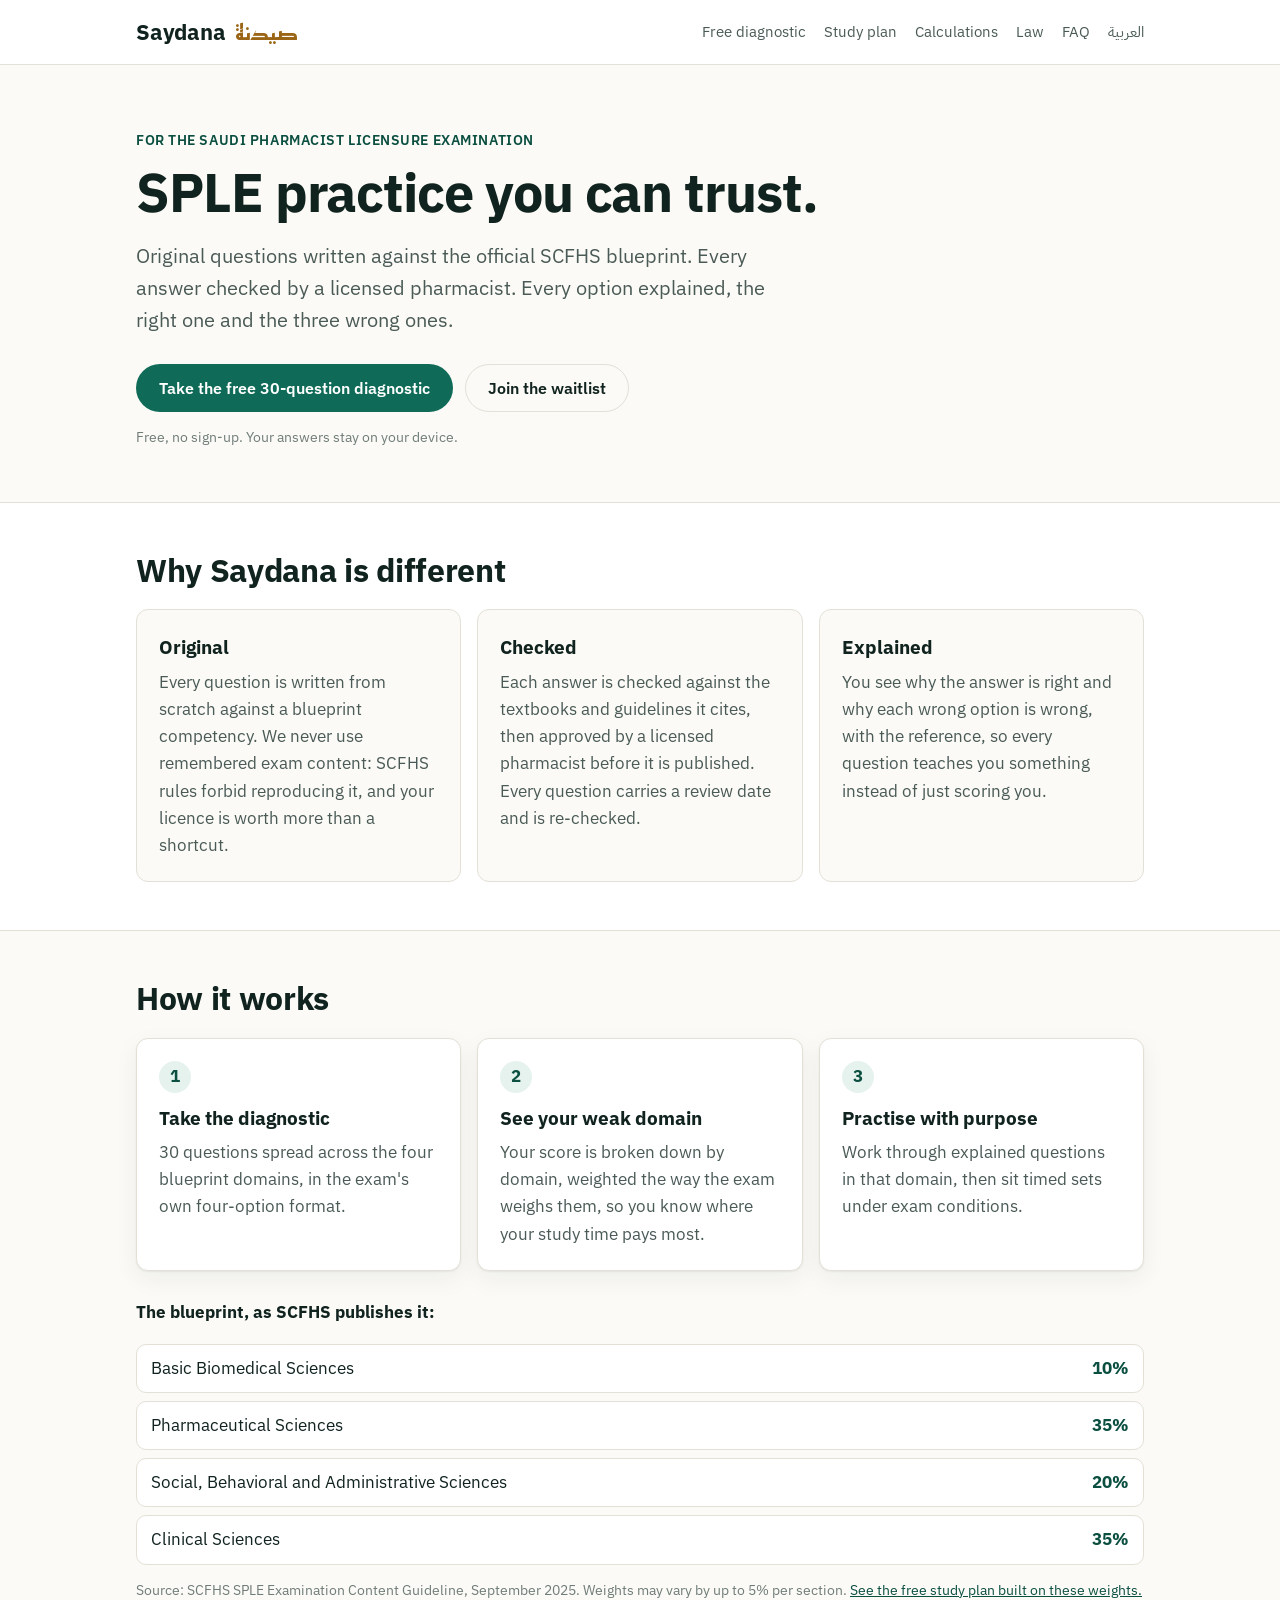
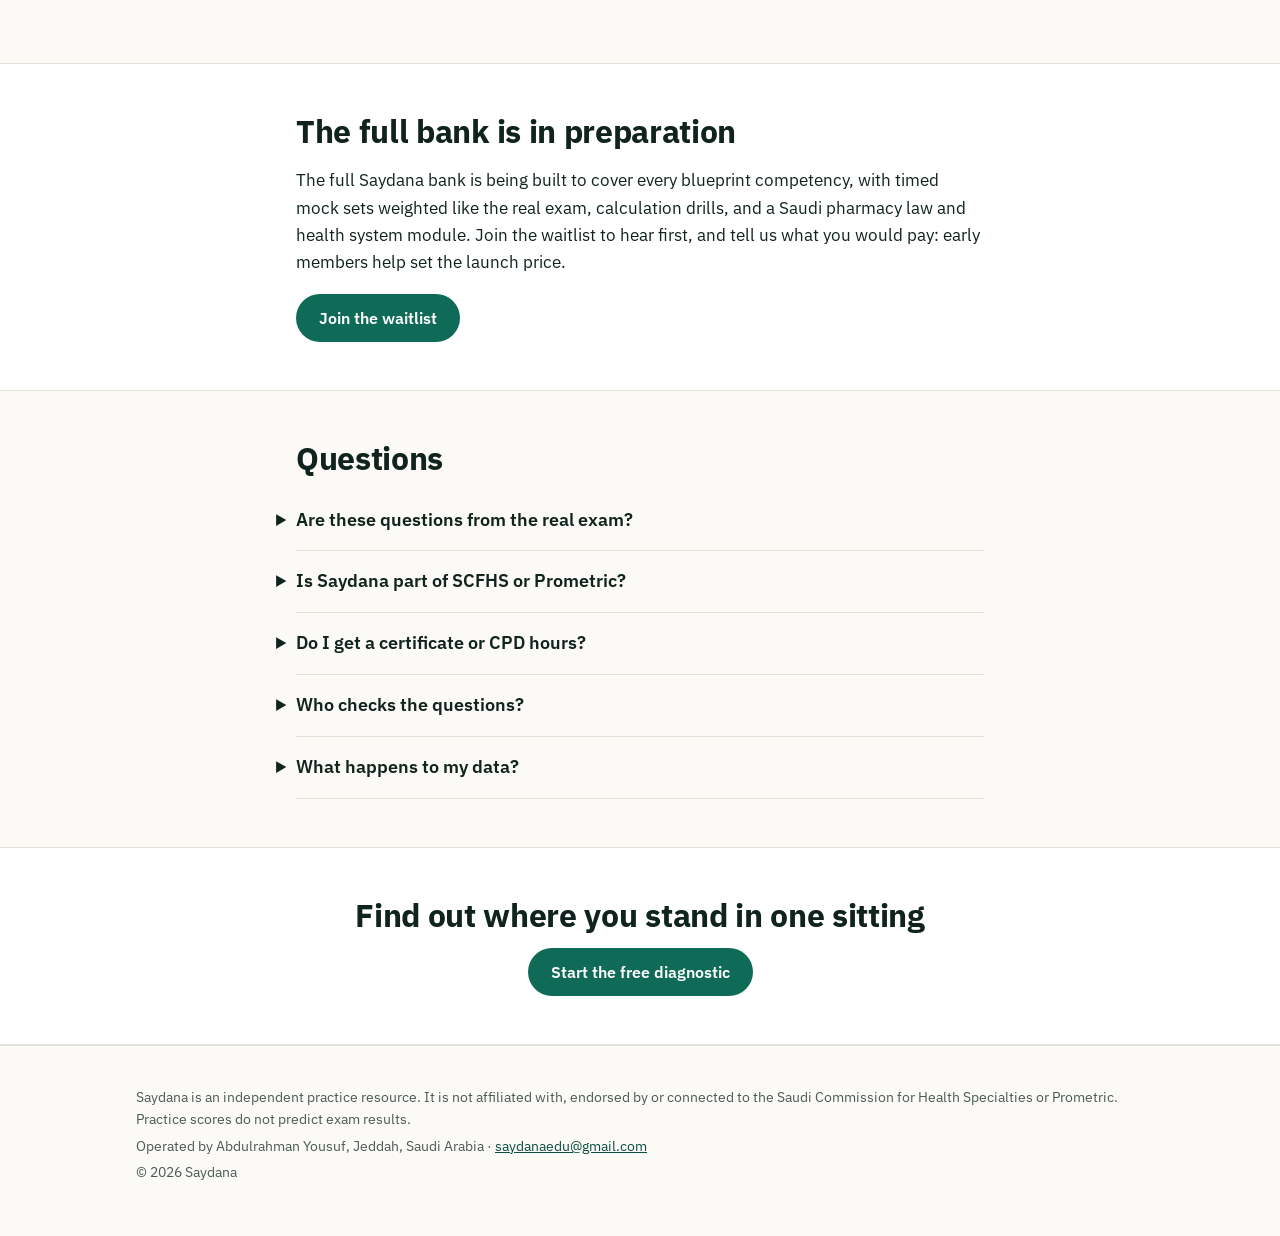
<file: index.html>
<!doctype html>
<html lang="en">
<head>
<meta charset="utf-8">
<meta name="viewport" content="width=device-width, initial-scale=1">
<title>Saydana · Original SPLE practice, every answer explained</title>
<meta name="description" content="Original practice questions for the Saudi Pharmacist Licensure Examination, written against the official SCFHS blueprint, checked by a licensed pharmacist, with every option explained.">
<meta property="og:type" content="website">
<meta property="og:site_name" content="Saydana">
<meta property="og:title" content="Saydana · Original SPLE practice, every answer explained">
<meta property="og:description" content="Original practice questions for the Saudi Pharmacist Licensure Examination, written against the official SCFHS blueprint, checked by a licensed pharmacist, with every option explained.">
<meta property="og:image" content="https://q2ddxx-hub.github.io/saydana/og.png">
<meta property="og:image:width" content="1200"><meta property="og:image:height" content="630">
<meta property="og:locale" content="en_US">
<meta name="twitter:card" content="summary_large_image">
<meta property="og:url" content="https://q2ddxx-hub.github.io/saydana/">
<link rel="canonical" href="https://q2ddxx-hub.github.io/saydana/">
<link rel="alternate" hreflang="ar" href="ar.html">
<link rel="preconnect" href="https://fonts.googleapis.com">
<link rel="preconnect" href="https://fonts.gstatic.com" crossorigin>
<link rel="stylesheet" href="https://fonts.googleapis.com/css2?family=IBM+Plex+Sans+Arabic:wght@400;500;600;700&family=IBM+Plex+Sans:wght@400;500;600;700&family=Reem+Kufi:wght@600;700&display=swap">
<link rel="stylesheet" href="style.css">
</head>
<body>

<a class="skip" href="#main">Skip to content</a>
<header class="top"><div class="wrap">
  <a class="brand" href="index.html"><b>Saydana</b><span lang="ar" dir="rtl">صيدنة</span></a>
  <nav aria-label="Main">
    <a href="practice.html">Free diagnostic</a><a href="study-plan.html">Study plan</a><a href="calculations.html">Calculations</a><a href="law.html">Law</a><a href="#faq">FAQ</a>
    <a href="ar.html" lang="ar" dir="rtl" hreflang="ar">العربية</a>
  </nav>
</div></header>

<main id="main">
<section class="hero"><div class="wrap">
  <p class="eyebrow">For the Saudi Pharmacist Licensure Examination</p>
  <h1>SPLE practice you can trust.</h1>
  <p class="lede">Original questions written against the official SCFHS blueprint. Every answer checked by a licensed pharmacist. Every option explained, the right one and the three wrong ones.</p>
  <div class="actions">
    <a class="btn btn-primary" href="practice.html">Take the free 30-question diagnostic</a>
    <a class="btn btn-ghost" href="https://docs.google.com/forms/d/e/1FAIpQLSf6wiuIN73-fXzWj4PX_w4nALLbL-hMKpoZGsXhOU76ulhU3w/viewform" target="_blank" rel="noopener">Join the waitlist</a>
  </div>
  <p class="note" style="margin-top:14px">Free, no sign-up. Your answers stay on your device.</p>
</div></section>

<section class="band"><div class="wrap">
  <h2>Why Saydana is different</h2>
  <div class="grid3" style="margin-top:20px">
    <div class="card"><h3>Original</h3><p>Every question is written from scratch against a blueprint competency. We never use remembered exam content: SCFHS rules forbid reproducing it, and your licence is worth more than a shortcut.</p></div>
    <div class="card"><h3>Checked</h3><p>Each answer is checked against the textbooks and guidelines it cites, then approved by a licensed pharmacist before it is published. Every question carries a review date and is re-checked.</p></div>
    <div class="card"><h3>Explained</h3><p>You see why the answer is right and why each wrong option is wrong, with the reference, so every question teaches you something instead of just scoring you.</p></div>
  </div>
</div></section>

<section id="how"><div class="wrap">
  <h2>How it works</h2>
  <ol class="steps" style="margin-top:20px">
    <li class="card"><span class="num">1</span><h3>Take the diagnostic</h3><p>30 questions spread across the four blueprint domains, in the exam's own four-option format.</p></li>
    <li class="card"><span class="num">2</span><h3>See your weak domain</h3><p>Your score is broken down by domain, weighted the way the exam weighs them, so you know where your study time pays most.</p></li>
    <li class="card"><span class="num">3</span><h3>Practise with purpose</h3><p>Work through explained questions in that domain, then sit timed sets under exam conditions.</p></li>
  </ol>
  <p style="margin-top:28px"><b>The blueprint, as SCFHS publishes it:</b></p>
  <ul class="domains">
    <li><span>Basic Biomedical Sciences</span><b>10%</b></li>
    <li><span>Pharmaceutical Sciences</span><b>35%</b></li>
    <li><span>Social, Behavioral and Administrative Sciences</span><b>20%</b></li>
    <li><span>Clinical Sciences</span><b>35%</b></li>
  </ul>
  <p class="note">Source: SCFHS SPLE Examination Content Guideline, September 2025. Weights may vary by up to 5% per section. <a href="study-plan.html">See the free study plan built on these weights.</a></p>
</div></section>

<section class="band"><div class="wrap narrow">
  <h2>The full bank is in preparation</h2>
  <p>The full Saydana bank is being built to cover every blueprint competency, with timed mock sets weighted like the real exam, calculation drills, and a Saudi pharmacy law and health system module. Join the waitlist to hear first, and tell us what you would pay: early members help set the launch price.</p>
  <div class="actions" style="margin-top:18px"><a class="btn btn-primary" href="https://docs.google.com/forms/d/e/1FAIpQLSf6wiuIN73-fXzWj4PX_w4nALLbL-hMKpoZGsXhOU76ulhU3w/viewform" target="_blank" rel="noopener">Join the waitlist</a></div>
</div></section>

<section id="faq"><div class="wrap narrow">
  <h2>Questions</h2>
  <details class="faq"><summary>Are these questions from the real exam?</summary><p>No. Every question is original, written for Saydana against a competency in the published blueprint. Using or sharing real exam content breaks SCFHS rules, so we never use it, and we never ask anyone to tell us what was on their exam.</p></details>
  <details class="faq"><summary>Is Saydana part of SCFHS or Prometric?</summary><p>No. Saydana is independent. SCFHS offers its own official practice examination, which we recommend as well.</p></details>
  <details class="faq"><summary>Do I get a certificate or CPD hours?</summary><p>No. Saydana is a self-study practice bank. It does not issue certificates and does not carry CPD or CME hours.</p></details>
  <details class="faq"><summary>Who checks the questions?</summary><p>Each question is checked against its references by an independent reviewer and then approved by a licensed pharmacist before it is published. If you find a mistake, email us and we will correct it.</p></details>
  <details class="faq"><summary>What happens to my data?</summary><p>The diagnostic runs entirely in your browser, and your answers are never sent anywhere. If you join the waitlist, we use your email only to tell you about Saydana, and you can ask us to delete it at any time.</p></details>
</div></section>

<section class="cta band"><div class="wrap narrow">
  <h2>Find out where you stand in one sitting</h2>
  <div class="actions" style="margin-top:14px"><a class="btn btn-primary" href="practice.html">Start the free diagnostic</a></div>
</div></section>
</main>

<footer><div class="wrap">
  <p>Saydana is an independent practice resource. It is not affiliated with, endorsed by or connected to the Saudi Commission for Health Specialties or Prometric. Practice scores do not predict exam results.</p>
  <p>Operated by Abdulrahman Yousuf, Jeddah, Saudi Arabia · <a href="mailto:saydanaedu@gmail.com">saydanaedu@gmail.com</a></p>
  <p>© 2026 Saydana</p>
</div></footer>
<script defer src="https://static.cloudflareinsights.com/beacon.min.js" data-cf-beacon='{"token": "5df39d59332e4a31a87851a8a1c9dbc7"}'></script>
</body>
</html>
</file>
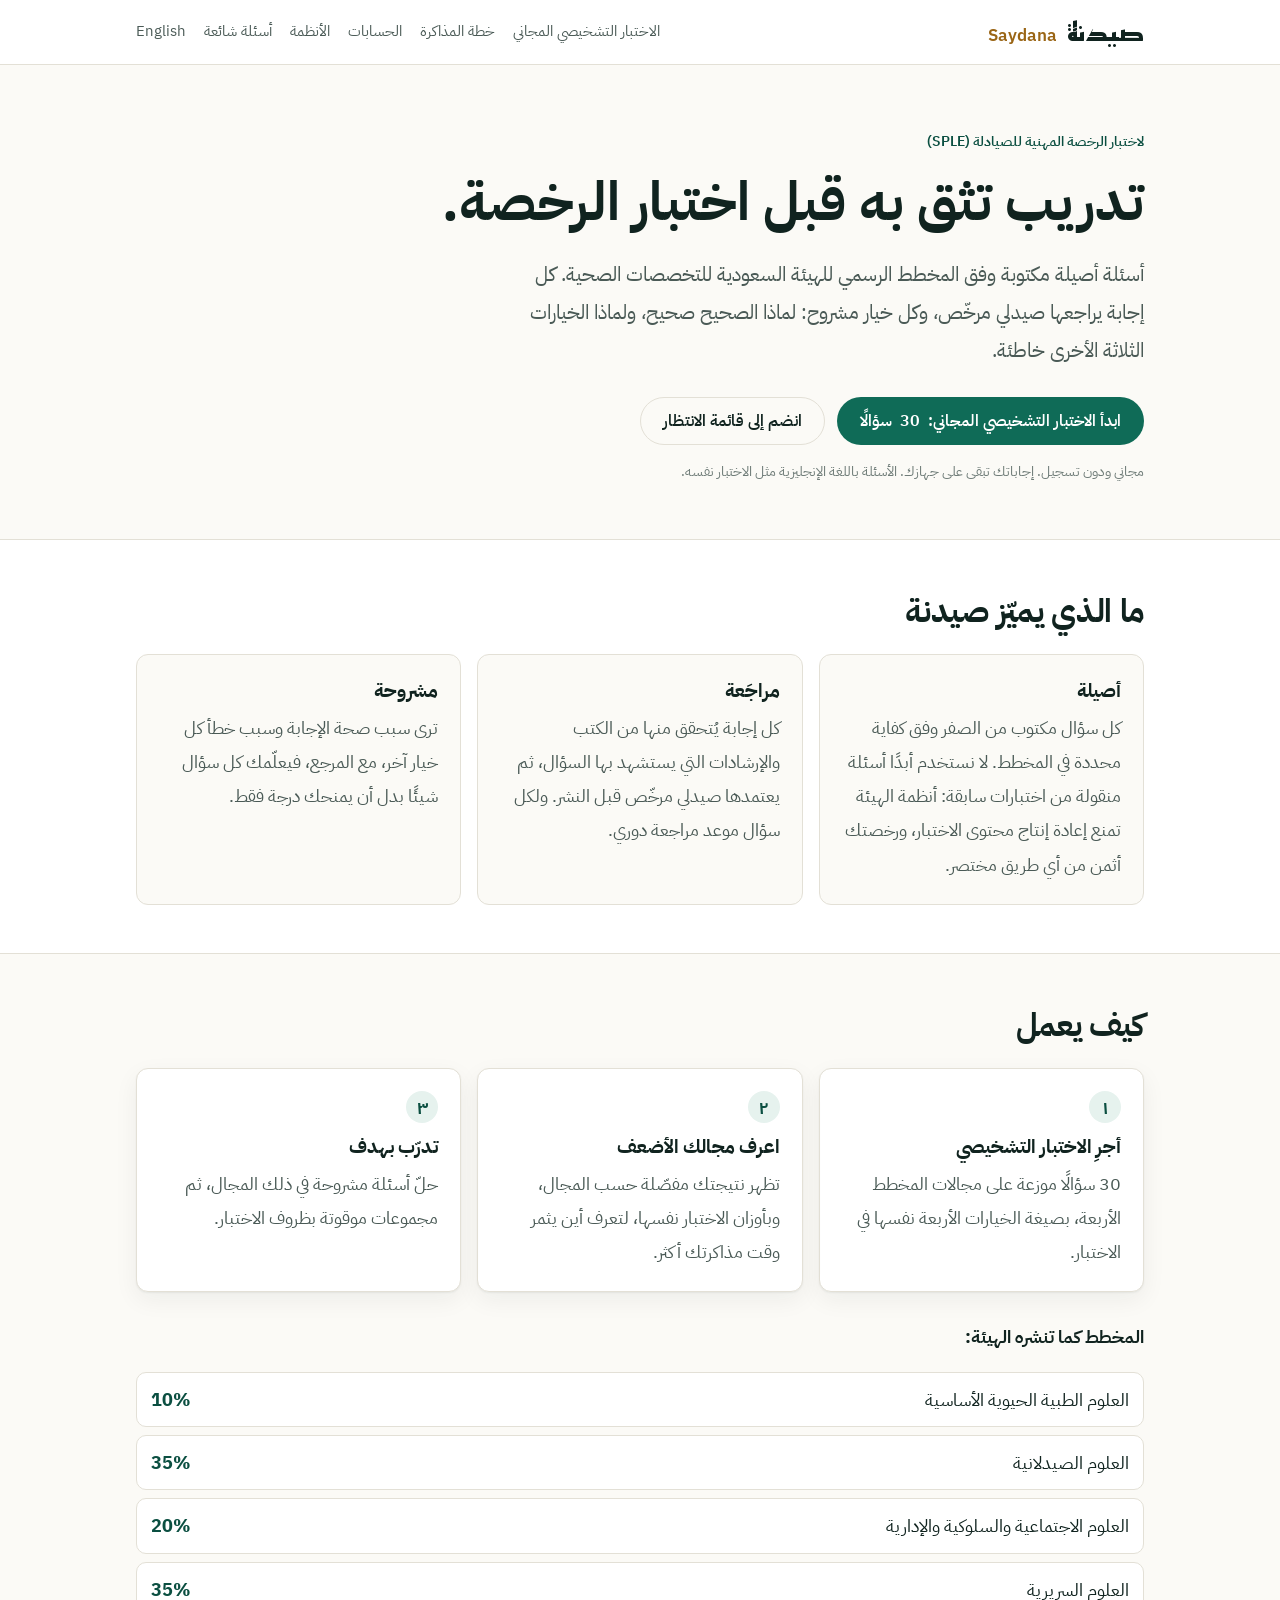
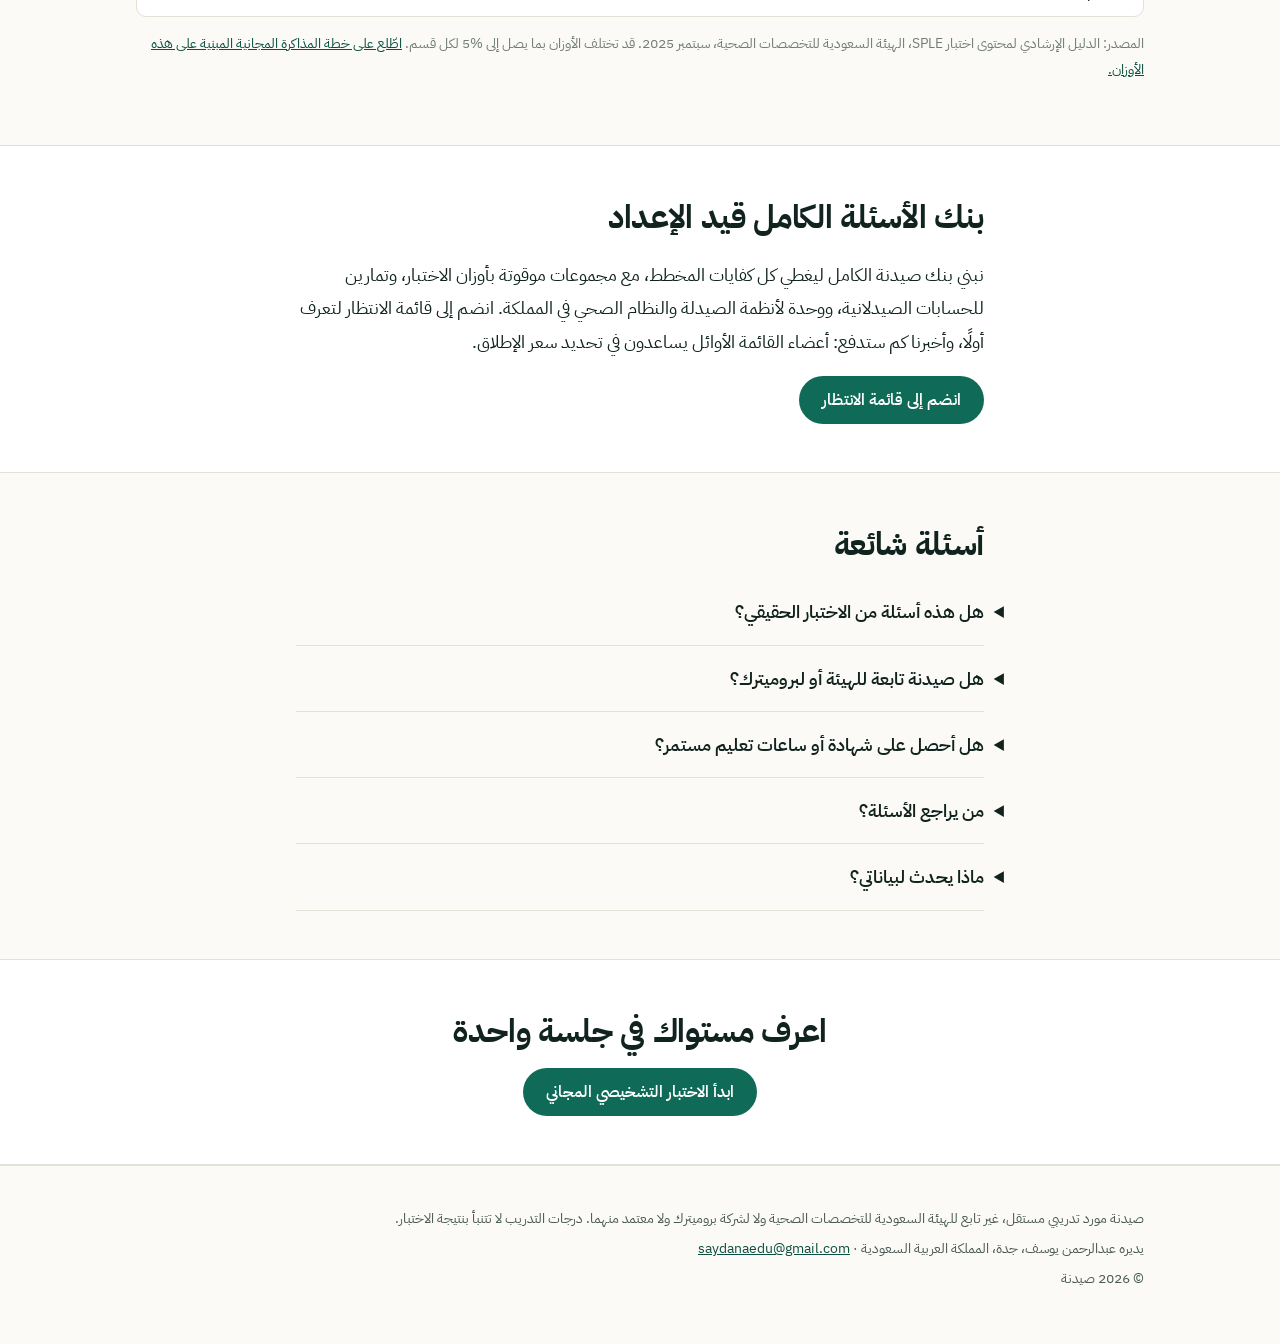
<file: ar.html>
<!doctype html>
<html lang="ar" dir="rtl">
<head>
<meta charset="utf-8">
<meta name="viewport" content="width=device-width, initial-scale=1">
<title>صيدنة · تدريب أصيل لاختبار الرخصة المهنية للصيادلة</title>
<meta name="description" content="أسئلة تدريبية أصيلة لاختبار الرخصة المهنية للصيادلة في السعودية، مكتوبة وفق المخطط الرسمي للهيئة السعودية للتخصصات الصحية، ومراجعة من صيدلي مرخّص، مع شرح لكل خيار.">
<meta property="og:type" content="website">
<meta property="og:site_name" content="Saydana">
<meta property="og:title" content="صيدنة · تدريب أصيل لاختبار الرخصة المهنية للصيادلة">
<meta property="og:description" content="أسئلة تدريبية أصيلة لاختبار الرخصة المهنية للصيادلة في السعودية، مكتوبة وفق المخطط الرسمي للهيئة السعودية للتخصصات الصحية، ومراجعة من صيدلي مرخّص، مع شرح لكل خيار.">
<meta property="og:image" content="https://q2ddxx-hub.github.io/saydana/og.png">
<meta property="og:image:width" content="1200"><meta property="og:image:height" content="630">
<meta property="og:locale" content="ar_SA">
<meta name="twitter:card" content="summary_large_image">
<meta property="og:url" content="https://q2ddxx-hub.github.io/saydana/ar.html">
<link rel="canonical" href="https://q2ddxx-hub.github.io/saydana/ar.html">
<link rel="alternate" hreflang="en" href="index.html">
<link rel="preconnect" href="https://fonts.googleapis.com">
<link rel="preconnect" href="https://fonts.gstatic.com" crossorigin>
<link rel="stylesheet" href="https://fonts.googleapis.com/css2?family=IBM+Plex+Sans+Arabic:wght@400;500;600;700&family=IBM+Plex+Sans:wght@400;500;600;700&family=Reem+Kufi:wght@600;700&display=swap">
<link rel="stylesheet" href="style.css">
</head>
<body dir="rtl">

<a class="skip" href="#main">انتقل إلى المحتوى</a>
<header class="top"><div class="wrap">
  <a class="brand" href="ar.html"><b>صيدنة</b><span lang="en" dir="ltr">Saydana</span></a>
  <nav aria-label="القائمة الرئيسية">
    <a href="practice.html">الاختبار التشخيصي المجاني</a><a href="study-plan-ar.html">خطة المذاكرة</a><a href="calculations-ar.html">الحسابات</a><a href="law-ar.html">الأنظمة</a><a href="#faq">أسئلة شائعة</a>
    <a href="index.html" lang="en" dir="ltr" hreflang="en">English</a>
  </nav>
</div></header>

<main id="main">
<section class="hero"><div class="wrap">
  <p class="eyebrow">لاختبار الرخصة المهنية للصيادلة <bdi dir="ltr">(SPLE)</bdi></p>
  <h1>تدريب تثق به قبل اختبار الرخصة.</h1>
  <p class="lede">أسئلة أصيلة مكتوبة وفق المخطط الرسمي للهيئة السعودية للتخصصات الصحية. كل إجابة يراجعها صيدلي مرخّص، وكل خيار مشروح: لماذا الصحيح صحيح، ولماذا الخيارات الثلاثة الأخرى خاطئة.</p>
  <div class="actions">
    <a class="btn btn-primary" href="practice.html">ابدأ الاختبار التشخيصي المجاني: <bdi>30</bdi> سؤالًا</a>
    <a class="btn btn-ghost" href="https://docs.google.com/forms/d/e/1FAIpQLSf6wiuIN73-fXzWj4PX_w4nALLbL-hMKpoZGsXhOU76ulhU3w/viewform" target="_blank" rel="noopener">انضم إلى قائمة الانتظار</a>
  </div>
  <p class="note" style="margin-top:14px">مجاني ودون تسجيل. إجاباتك تبقى على جهازك. الأسئلة باللغة الإنجليزية مثل الاختبار نفسه.</p>
</div></section>

<section class="band"><div class="wrap">
  <h2>ما الذي يميّز صيدنة</h2>
  <div class="grid3" style="margin-top:20px">
    <div class="card"><h3>أصيلة</h3><p>كل سؤال مكتوب من الصفر وفق كفاية محددة في المخطط. لا نستخدم أبدًا أسئلة منقولة من اختبارات سابقة: أنظمة الهيئة تمنع إعادة إنتاج محتوى الاختبار، ورخصتك أثمن من أي طريق مختصر.</p></div>
    <div class="card"><h3>مراجَعة</h3><p>كل إجابة يُتحقق منها من الكتب والإرشادات التي يستشهد بها السؤال، ثم يعتمدها صيدلي مرخّص قبل النشر. ولكل سؤال موعد مراجعة دوري.</p></div>
    <div class="card"><h3>مشروحة</h3><p>ترى سبب صحة الإجابة وسبب خطأ كل خيار آخر، مع المرجع، فيعلّمك كل سؤال شيئًا بدل أن يمنحك درجة فقط.</p></div>
  </div>
</div></section>

<section id="how"><div class="wrap">
  <h2>كيف يعمل</h2>
  <ol class="steps" style="margin-top:20px">
    <li class="card"><span class="num">١</span><h3>أجرِ الاختبار التشخيصي</h3><p><bdi>30</bdi> سؤالًا موزعة على مجالات المخطط الأربعة، بصيغة الخيارات الأربعة نفسها في الاختبار.</p></li>
    <li class="card"><span class="num">٢</span><h3>اعرف مجالك الأضعف</h3><p>تظهر نتيجتك مفصّلة حسب المجال، وبأوزان الاختبار نفسها، لتعرف أين يثمر وقت مذاكرتك أكثر.</p></li>
    <li class="card"><span class="num">٣</span><h3>تدرّب بهدف</h3><p>حلّ أسئلة مشروحة في ذلك المجال، ثم مجموعات موقوتة بظروف الاختبار.</p></li>
  </ol>
  <p style="margin-top:28px"><b>المخطط كما تنشره الهيئة:</b></p>
  <ul class="domains">
    <li><span>العلوم الطبية الحيوية الأساسية</span><b><bdi>10%</bdi></b></li>
    <li><span>العلوم الصيدلانية</span><b><bdi>35%</bdi></b></li>
    <li><span>العلوم الاجتماعية والسلوكية والإدارية</span><b><bdi>20%</bdi></b></li>
    <li><span>العلوم السريرية</span><b><bdi>35%</bdi></b></li>
  </ul>
  <p class="note">المصدر: الدليل الإرشادي لمحتوى اختبار <bdi dir="ltr">SPLE</bdi>، الهيئة السعودية للتخصصات الصحية، سبتمبر <bdi>2025</bdi>. قد تختلف الأوزان بما يصل إلى <bdi>5%</bdi> لكل قسم. <a href="study-plan-ar.html">اطّلع على خطة المذاكرة المجانية المبنية على هذه الأوزان.</a></p>
</div></section>

<section class="band"><div class="wrap narrow">
  <h2>بنك الأسئلة الكامل قيد الإعداد</h2>
  <p>نبني بنك صيدنة الكامل ليغطي كل كفايات المخطط، مع مجموعات موقوتة بأوزان الاختبار، وتمارين للحسابات الصيدلانية، ووحدة لأنظمة الصيدلة والنظام الصحي في المملكة. انضم إلى قائمة الانتظار لتعرف أولًا، وأخبرنا كم ستدفع: أعضاء القائمة الأوائل يساعدون في تحديد سعر الإطلاق.</p>
  <div class="actions" style="margin-top:18px"><a class="btn btn-primary" href="https://docs.google.com/forms/d/e/1FAIpQLSf6wiuIN73-fXzWj4PX_w4nALLbL-hMKpoZGsXhOU76ulhU3w/viewform" target="_blank" rel="noopener">انضم إلى قائمة الانتظار</a></div>
</div></section>

<section id="faq"><div class="wrap narrow">
  <h2>أسئلة شائعة</h2>
  <details class="faq"><summary>هل هذه أسئلة من الاختبار الحقيقي؟</summary><p>لا. كل سؤال أصيل ومكتوب لصيدنة وفق كفاية في المخطط المنشور. استخدام محتوى الاختبار أو تداوله مخالف لأنظمة الهيئة، لذلك لا نستخدمه أبدًا، ولا نطلب من أحد أن يخبرنا بما جاء في اختباره.</p></details>
  <details class="faq"><summary>هل صيدنة تابعة للهيئة أو لبروميترك؟</summary><p>لا. صيدنة مستقلة تمامًا. وتقدّم الهيئة اختبارًا تجريبيًا رسميًا ننصح به أيضًا.</p></details>
  <details class="faq"><summary>هل أحصل على شهادة أو ساعات تعليم مستمر؟</summary><p>لا. صيدنة بنك أسئلة للتدريب الذاتي، ولا تمنح شهادات ولا ساعات تعليم طبي مستمر.</p></details>
  <details class="faq"><summary>من يراجع الأسئلة؟</summary><p>يُراجَع كل سؤال على مراجعه من مراجِع مستقل، ثم يعتمده صيدلي مرخّص قبل نشره. وإن وجدت خطأ فراسلنا وسنصححه.</p></details>
  <details class="faq"><summary>ماذا يحدث لبياناتي؟</summary><p>الاختبار التشخيصي يعمل بالكامل داخل متصفحك، ولا تُرسَل إجاباتك إلى أي مكان. وإن انضممت إلى قائمة الانتظار فلن نستخدم بريدك إلا لإبلاغك عن صيدنة، ويمكنك طلب حذفه في أي وقت.</p></details>
</div></section>

<section class="cta band"><div class="wrap narrow">
  <h2>اعرف مستواك في جلسة واحدة</h2>
  <div class="actions" style="margin-top:14px"><a class="btn btn-primary" href="practice.html">ابدأ الاختبار التشخيصي المجاني</a></div>
</div></section>
</main>

<footer><div class="wrap">
  <p>صيدنة مورد تدريبي مستقل، غير تابع للهيئة السعودية للتخصصات الصحية ولا لشركة بروميترك ولا معتمد منهما. درجات التدريب لا تتنبأ بنتيجة الاختبار.</p>
  <p>يديره عبدالرحمن يوسف، جدة، المملكة العربية السعودية · <a href="mailto:saydanaedu@gmail.com" dir="ltr">saydanaedu@gmail.com</a></p>
  <p>© <bdi>2026</bdi> صيدنة</p>
</div></footer>
<script defer src="https://static.cloudflareinsights.com/beacon.min.js" data-cf-beacon='{"token": "5df39d59332e4a31a87851a8a1c9dbc7"}'></script>
</body>
</html>
</file>
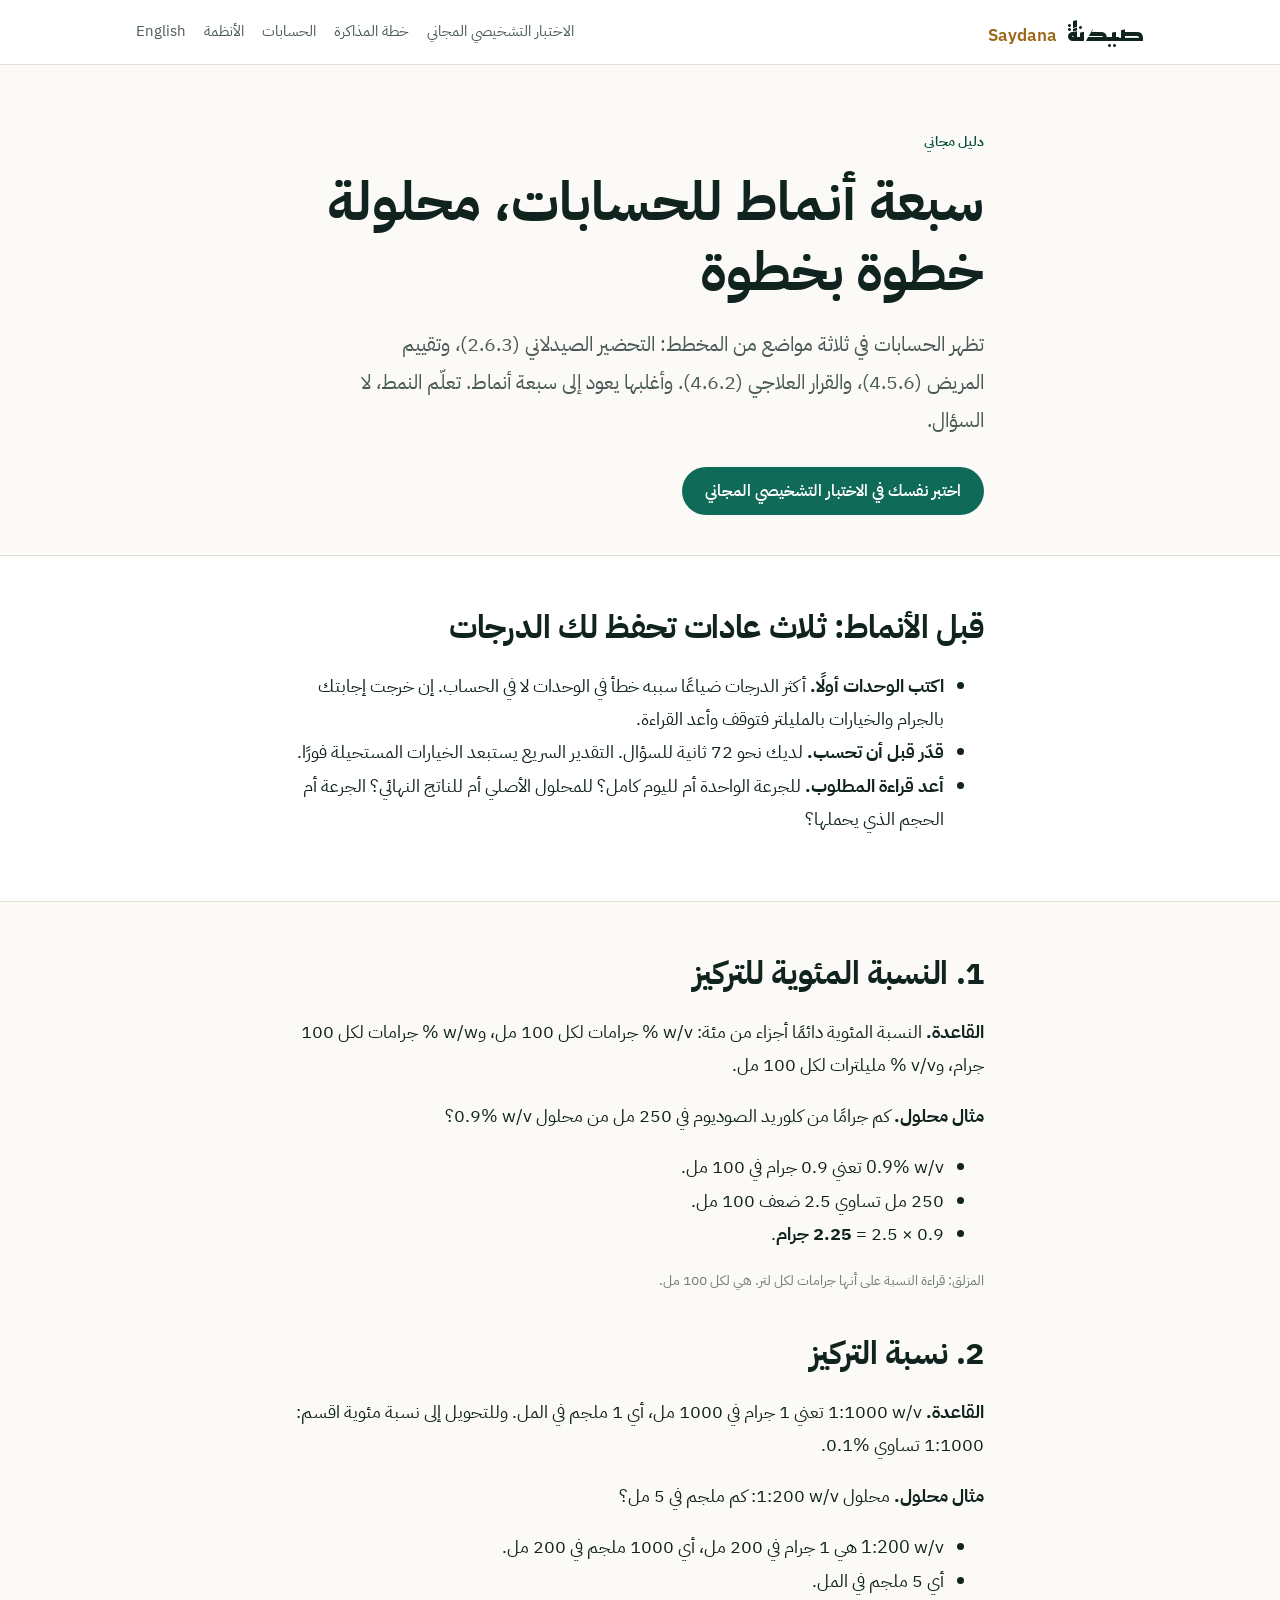
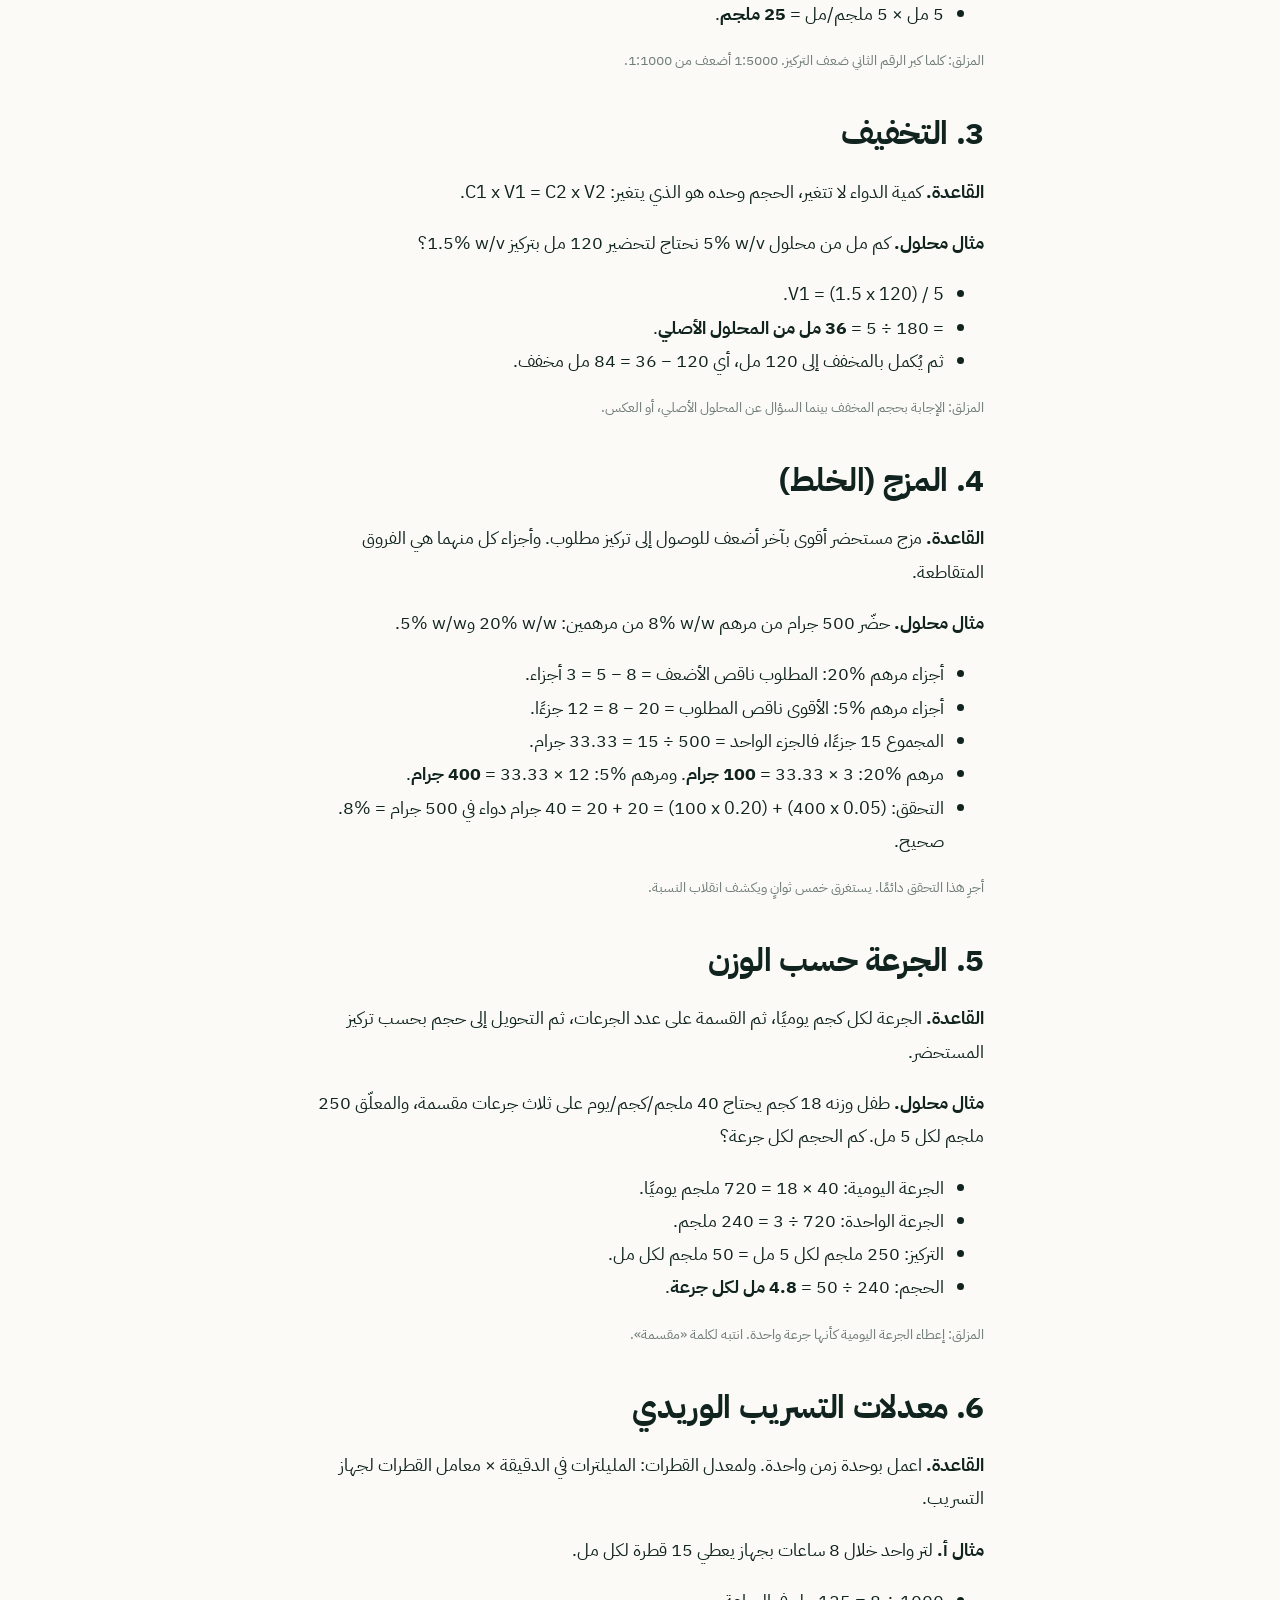
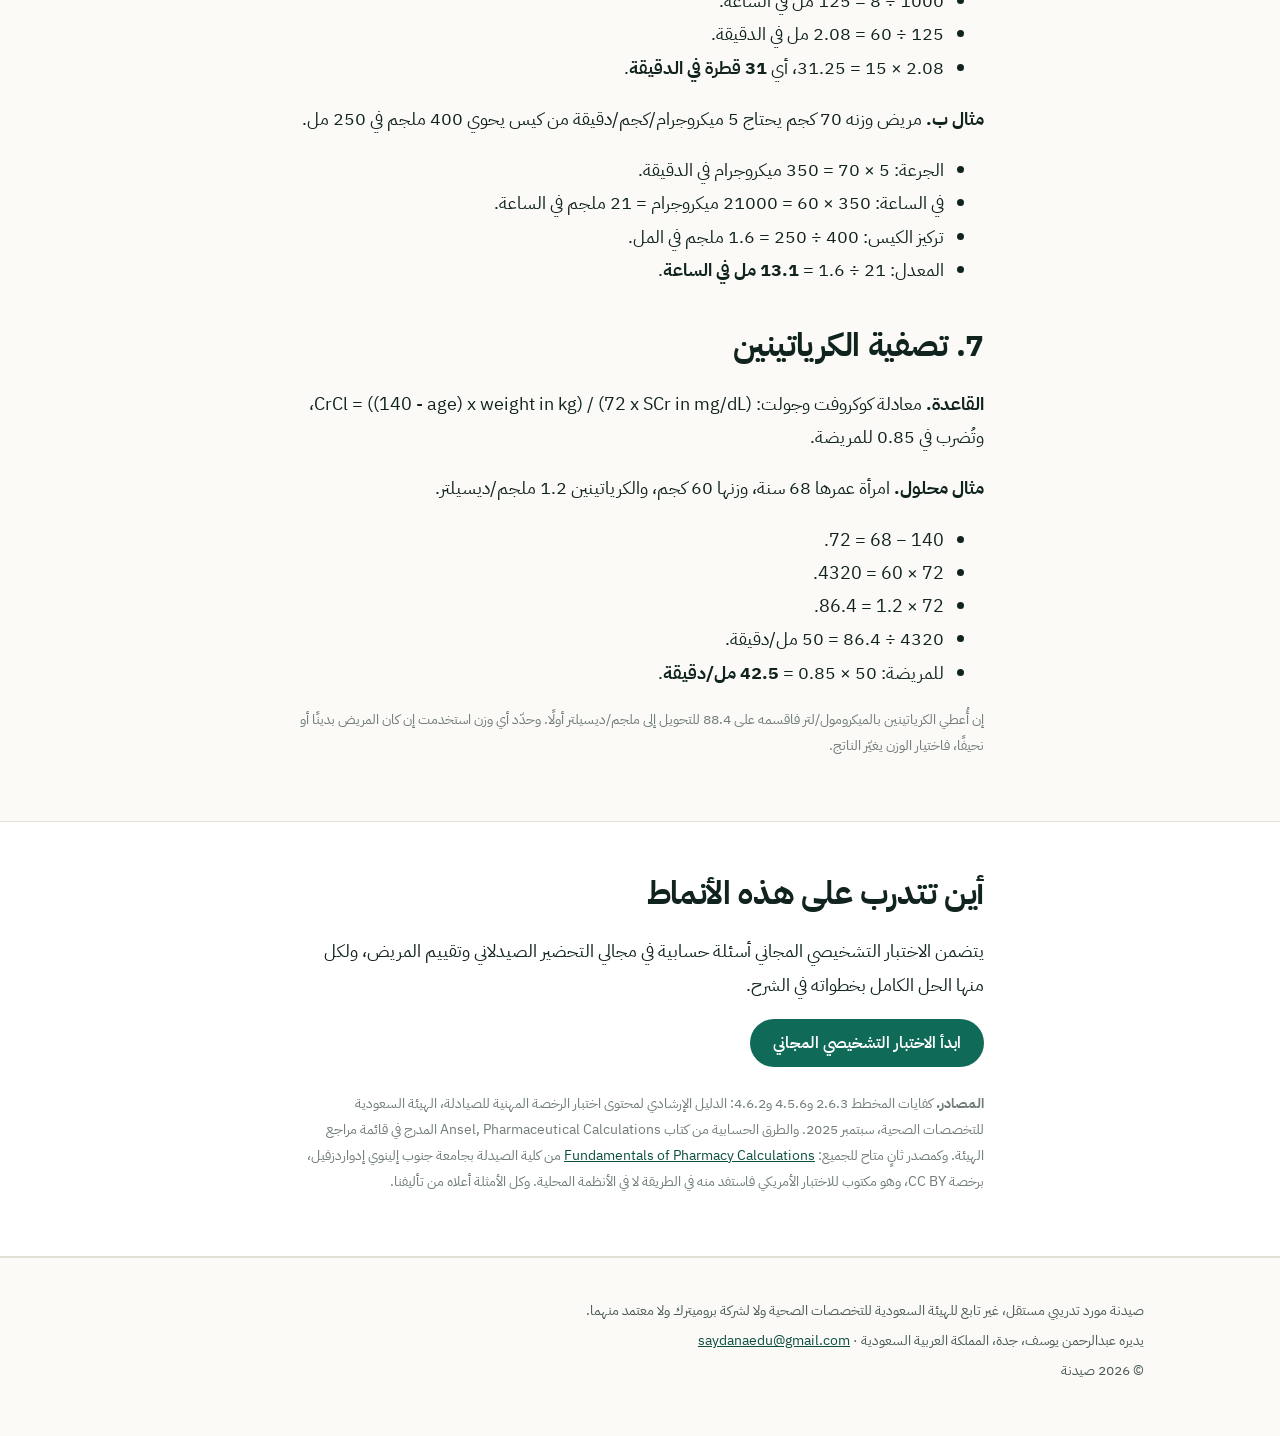
<file: calculations-ar.html>
<!doctype html>
<html lang="ar" dir="rtl">
<head>
<meta charset="utf-8">
<meta name="viewport" content="width=device-width, initial-scale=1">
<title>سبعة أنماط للحسابات في اختبار الرخصة، محلولة خطوة بخطوة · صيدنة</title>
<meta name="description" content="أنماط الحسابات التي تتكرر في اختبار الرخصة المهنية للصيادلة: النسبة المئوية، ونسبة التركيز، والتخفيف، والمزج، والجرعات حسب الوزن، ومعدلات التسريب الوريدي، وتصفية الكرياتينين، كل نمط محلول خطوة بخطوة مع المزالق التي تُفقد الدرجات.">
<meta property="og:type" content="website">
<meta property="og:site_name" content="Saydana">
<meta property="og:title" content="سبعة أنماط للحسابات في اختبار الرخصة، محلولة خطوة بخطوة · صيدنة">
<meta property="og:description" content="أنماط الحسابات التي تتكرر في اختبار الرخصة المهنية للصيادلة: النسبة المئوية، ونسبة التركيز، والتخفيف، والمزج، والجرعات حسب الوزن، ومعدلات التسريب الوريدي، وتصفية الكرياتينين، كل نمط محلول خطوة بخطوة مع المزالق التي تُفقد الدرجات.">
<meta property="og:image" content="https://q2ddxx-hub.github.io/saydana/og.png">
<meta property="og:image:width" content="1200"><meta property="og:image:height" content="630">
<meta property="og:locale" content="ar_SA">
<meta name="twitter:card" content="summary_large_image">
<meta property="og:url" content="https://q2ddxx-hub.github.io/saydana/calculations-ar.html">
<link rel="canonical" href="https://q2ddxx-hub.github.io/saydana/calculations-ar.html">
<link rel="alternate" hreflang="en" href="calculations.html">
<link rel="preconnect" href="https://fonts.googleapis.com">
<link rel="preconnect" href="https://fonts.gstatic.com" crossorigin>
<link rel="stylesheet" href="https://fonts.googleapis.com/css2?family=IBM+Plex+Sans+Arabic:wght@400;500;600;700&family=IBM+Plex+Sans:wght@400;500;600;700&family=Reem+Kufi:wght@600;700&display=swap">
<link rel="stylesheet" href="style.css">
</head>
<body dir="rtl">

<a class="skip" href="#main">انتقل إلى المحتوى</a>
<header class="top"><div class="wrap">
  <a class="brand" href="ar.html"><b>صيدنة</b><span lang="en" dir="ltr">Saydana</span></a>
  <nav aria-label="القائمة الرئيسية">
    <a href="practice.html">الاختبار التشخيصي المجاني</a><a href="study-plan-ar.html">خطة المذاكرة</a><a href="calculations-ar.html" aria-current="page">الحسابات</a><a href="law-ar.html">الأنظمة</a>
    <a href="calculations.html" lang="en" dir="ltr" hreflang="en">English</a>
  </nav>
</div></header>

<main id="main">
<section class="hero"><div class="wrap narrow">
  <p class="eyebrow">دليل مجاني</p>
  <h1>سبعة أنماط للحسابات، محلولة خطوة بخطوة</h1>
  <p class="lede">تظهر الحسابات في ثلاثة مواضع من المخطط: التحضير الصيدلاني <bdi dir="ltr">(2.6.3)</bdi>، وتقييم المريض <bdi dir="ltr">(4.5.6)</bdi>، والقرار العلاجي <bdi dir="ltr">(4.6.2)</bdi>. وأغلبها يعود إلى سبعة أنماط. تعلّم النمط، لا السؤال.</p>
  <div class="actions"><a class="btn btn-primary" href="practice.html">اختبر نفسك في الاختبار التشخيصي المجاني</a></div>
</div></section>

<section class="band"><div class="wrap narrow">
  <h2>قبل الأنماط: ثلاث عادات تحفظ لك الدرجات</h2>
  <ul>
    <li><b>اكتب الوحدات أولًا.</b> أكثر الدرجات ضياعًا سببه خطأ في الوحدات لا في الحساب. إن خرجت إجابتك بالجرام والخيارات بالمليلتر فتوقف وأعد القراءة.</li>
    <li><b>قدّر قبل أن تحسب.</b> لديك نحو <bdi>72</bdi> ثانية للسؤال. التقدير السريع يستبعد الخيارات المستحيلة فورًا.</li>
    <li><b>أعد قراءة المطلوب.</b> للجرعة الواحدة أم لليوم كامل؟ للمحلول الأصلي أم للناتج النهائي؟ الجرعة أم الحجم الذي يحملها؟</li>
  </ul>
</div></section>

<section><div class="wrap narrow">
  <h2><bdi>1</bdi>. النسبة المئوية للتركيز</h2>
  <p><b>القاعدة.</b> النسبة المئوية دائمًا أجزاء من مئة: <bdi dir="ltr">% w/v</bdi> جرامات لكل <bdi>100</bdi> مل، و<bdi dir="ltr">% w/w</bdi> جرامات لكل <bdi>100</bdi> جرام، و<bdi dir="ltr">% v/v</bdi> مليلترات لكل <bdi>100</bdi> مل.</p>
  <p><b>مثال محلول.</b> كم جرامًا من كلوريد الصوديوم في <bdi>250</bdi> مل من محلول <bdi dir="ltr">0.9% w/v</bdi>؟</p>
  <ul>
    <li><bdi dir="ltr">0.9% w/v</bdi> تعني <bdi>0.9</bdi> جرام في <bdi>100</bdi> مل.</li>
    <li><bdi>250</bdi> مل تساوي <bdi>2.5</bdi> ضعف <bdi>100</bdi> مل.</li>
    <li><bdi>0.9</bdi> × <bdi>2.5</bdi> = <b><bdi>2.25</bdi> جرام</b>.</li>
  </ul>
  <p class="note">المزلق: قراءة النسبة على أنها جرامات لكل لتر. هي لكل <bdi>100</bdi> مل.</p>

  <h2 style="margin-top:36px"><bdi>2</bdi>. نسبة التركيز</h2>
  <p><b>القاعدة.</b> <bdi dir="ltr">1:1000 w/v</bdi> تعني <bdi>1</bdi> جرام في <bdi>1000</bdi> مل، أي <bdi>1</bdi> ملجم في المل. وللتحويل إلى نسبة مئوية اقسم: <bdi dir="ltr">1:1000</bdi> تساوي <bdi dir="ltr">0.1%</bdi>.</p>
  <p><b>مثال محلول.</b> محلول <bdi dir="ltr">1:200 w/v</bdi>: كم ملجم في <bdi>5</bdi> مل؟</p>
  <ul>
    <li><bdi dir="ltr">1:200 w/v</bdi> هي <bdi>1</bdi> جرام في <bdi>200</bdi> مل، أي <bdi>1000</bdi> ملجم في <bdi>200</bdi> مل.</li>
    <li>أي <bdi>5</bdi> ملجم في المل.</li>
    <li><bdi>5</bdi> مل × <bdi>5</bdi> ملجم/مل = <b><bdi>25</bdi> ملجم</b>.</li>
  </ul>
  <p class="note">المزلق: كلما كبر الرقم الثاني ضعف التركيز. <bdi dir="ltr">1:5000</bdi> أضعف من <bdi dir="ltr">1:1000</bdi>.</p>

  <h2 style="margin-top:36px"><bdi>3</bdi>. التخفيف</h2>
  <p><b>القاعدة.</b> كمية الدواء لا تتغير، الحجم وحده هو الذي يتغير: <bdi dir="ltr">C1 x V1 = C2 x V2</bdi>.</p>
  <p><b>مثال محلول.</b> كم مل من محلول <bdi dir="ltr">5% w/v</bdi> نحتاج لتحضير <bdi>120</bdi> مل بتركيز <bdi dir="ltr">1.5% w/v</bdi>؟</p>
  <ul>
    <li><bdi dir="ltr">V1 = (1.5 x 120) / 5</bdi>.</li>
    <li>= <bdi>180</bdi> ÷ <bdi>5</bdi> = <b><bdi>36</bdi> مل من المحلول الأصلي</b>.</li>
    <li>ثم يُكمل بالمخفف إلى <bdi>120</bdi> مل، أي <bdi>120</bdi> − <bdi>36</bdi> = <bdi>84</bdi> مل مخفف.</li>
  </ul>
  <p class="note">المزلق: الإجابة بحجم المخفف بينما السؤال عن المحلول الأصلي، أو العكس.</p>

  <h2 style="margin-top:36px"><bdi>4</bdi>. المزج (الخلط)</h2>
  <p><b>القاعدة.</b> مزج مستحضر أقوى بآخر أضعف للوصول إلى تركيز مطلوب. وأجزاء كل منهما هي الفروق المتقاطعة.</p>
  <p><b>مثال محلول.</b> حضّر <bdi>500</bdi> جرام من مرهم <bdi dir="ltr">8% w/w</bdi> من مرهمين: <bdi dir="ltr">20% w/w</bdi> و<bdi dir="ltr">5% w/w</bdi>.</p>
  <ul>
    <li>أجزاء مرهم <bdi dir="ltr">20%</bdi>: المطلوب ناقص الأضعف = <bdi>8</bdi> − <bdi>5</bdi> = <bdi>3</bdi> أجزاء.</li>
    <li>أجزاء مرهم <bdi dir="ltr">5%</bdi>: الأقوى ناقص المطلوب = <bdi>20</bdi> − <bdi>8</bdi> = <bdi>12</bdi> جزءًا.</li>
    <li>المجموع <bdi>15</bdi> جزءًا، فالجزء الواحد = <bdi>500</bdi> ÷ <bdi>15</bdi> = <bdi>33.33</bdi> جرام.</li>
    <li>مرهم <bdi dir="ltr">20%</bdi>: <bdi>3</bdi> × <bdi>33.33</bdi> = <b><bdi>100</bdi> جرام</b>. ومرهم <bdi dir="ltr">5%</bdi>: <bdi>12</bdi> × <bdi>33.33</bdi> = <b><bdi>400</bdi> جرام</b>.</li>
    <li>التحقق: <bdi dir="ltr">(100 x 0.20) + (400 x 0.05)</bdi> = <bdi>20</bdi> + <bdi>20</bdi> = <bdi>40</bdi> جرام دواء في <bdi>500</bdi> جرام = <bdi dir="ltr">8%</bdi>. صحيح.</li>
  </ul>
  <p class="note">أجرِ هذا التحقق دائمًا. يستغرق خمس ثوانٍ ويكشف انقلاب النسبة.</p>

  <h2 style="margin-top:36px"><bdi>5</bdi>. الجرعة حسب الوزن</h2>
  <p><b>القاعدة.</b> الجرعة لكل كجم يوميًا، ثم القسمة على عدد الجرعات، ثم التحويل إلى حجم بحسب تركيز المستحضر.</p>
  <p><b>مثال محلول.</b> طفل وزنه <bdi>18</bdi> كجم يحتاج <bdi>40</bdi> ملجم/كجم/يوم على ثلاث جرعات مقسمة، والمعلّق <bdi>250</bdi> ملجم لكل <bdi>5</bdi> مل. كم الحجم لكل جرعة؟</p>
  <ul>
    <li>الجرعة اليومية: <bdi>40</bdi> × <bdi>18</bdi> = <bdi>720</bdi> ملجم يوميًا.</li>
    <li>الجرعة الواحدة: <bdi>720</bdi> ÷ <bdi>3</bdi> = <bdi>240</bdi> ملجم.</li>
    <li>التركيز: <bdi>250</bdi> ملجم لكل <bdi>5</bdi> مل = <bdi>50</bdi> ملجم لكل مل.</li>
    <li>الحجم: <bdi>240</bdi> ÷ <bdi>50</bdi> = <b><bdi>4.8</bdi> مل لكل جرعة</b>.</li>
  </ul>
  <p class="note">المزلق: إعطاء الجرعة اليومية كأنها جرعة واحدة. انتبه لكلمة «مقسمة».</p>

  <h2 style="margin-top:36px"><bdi>6</bdi>. معدلات التسريب الوريدي</h2>
  <p><b>القاعدة.</b> اعمل بوحدة زمن واحدة. ولمعدل القطرات: المليلترات في الدقيقة × معامل القطرات لجهاز التسريب.</p>
  <p><b>مثال أ.</b> لتر واحد خلال <bdi>8</bdi> ساعات بجهاز يعطي <bdi>15</bdi> قطرة لكل مل.</p>
  <ul>
    <li><bdi>1000</bdi> ÷ <bdi>8</bdi> = <bdi>125</bdi> مل في الساعة.</li>
    <li><bdi>125</bdi> ÷ <bdi>60</bdi> = <bdi>2.08</bdi> مل في الدقيقة.</li>
    <li><bdi>2.08</bdi> × <bdi>15</bdi> = <bdi>31.25</bdi>، أي <b><bdi>31</bdi> قطرة في الدقيقة</b>.</li>
  </ul>
  <p><b>مثال ب.</b> مريض وزنه <bdi>70</bdi> كجم يحتاج <bdi>5</bdi> ميكروجرام/كجم/دقيقة من كيس يحوي <bdi>400</bdi> ملجم في <bdi>250</bdi> مل.</p>
  <ul>
    <li>الجرعة: <bdi>5</bdi> × <bdi>70</bdi> = <bdi>350</bdi> ميكروجرام في الدقيقة.</li>
    <li>في الساعة: <bdi>350</bdi> × <bdi>60</bdi> = <bdi>21000</bdi> ميكروجرام = <bdi>21</bdi> ملجم في الساعة.</li>
    <li>تركيز الكيس: <bdi>400</bdi> ÷ <bdi>250</bdi> = <bdi>1.6</bdi> ملجم في المل.</li>
    <li>المعدل: <bdi>21</bdi> ÷ <bdi>1.6</bdi> = <b><bdi>13.1</bdi> مل في الساعة</b>.</li>
  </ul>

  <h2 style="margin-top:36px"><bdi>7</bdi>. تصفية الكرياتينين</h2>
  <p><b>القاعدة.</b> معادلة كوكروفت وجولت: <bdi dir="ltr">CrCl = ((140 - age) x weight in kg) / (72 x SCr in mg/dL)</bdi>، وتُضرب في <bdi>0.85</bdi> للمريضة.</p>
  <p><b>مثال محلول.</b> امرأة عمرها <bdi>68</bdi> سنة، وزنها <bdi>60</bdi> كجم، والكرياتينين <bdi>1.2</bdi> ملجم/ديسيلتر.</p>
  <ul>
    <li><bdi>140</bdi> − <bdi>68</bdi> = <bdi>72</bdi>.</li>
    <li><bdi>72</bdi> × <bdi>60</bdi> = <bdi>4320</bdi>.</li>
    <li><bdi>72</bdi> × <bdi>1.2</bdi> = <bdi>86.4</bdi>.</li>
    <li><bdi>4320</bdi> ÷ <bdi>86.4</bdi> = <bdi>50</bdi> مل/دقيقة.</li>
    <li>للمريضة: <bdi>50</bdi> × <bdi>0.85</bdi> = <b><bdi>42.5</bdi> مل/دقيقة</b>.</li>
  </ul>
  <p class="note">إن أُعطي الكرياتينين بالميكرومول/لتر فاقسمه على <bdi>88.4</bdi> للتحويل إلى ملجم/ديسيلتر أولًا. وحدّد أي وزن استخدمت إن كان المريض بدينًا أو نحيفًا، فاختيار الوزن يغيّر الناتج.</p>
</div></section>

<section class="band"><div class="wrap narrow">
  <h2>أين تتدرب على هذه الأنماط</h2>
  <p>يتضمن الاختبار التشخيصي المجاني أسئلة حسابية في مجالي التحضير الصيدلاني وتقييم المريض، ولكل منها الحل الكامل بخطواته في الشرح.</p>
  <div class="actions" style="margin-top:14px"><a class="btn btn-primary" href="practice.html">ابدأ الاختبار التشخيصي المجاني</a></div>
  <p class="note" style="margin-top:24px"><b>المصادر.</b> كفايات المخطط <bdi dir="ltr">2.6.3</bdi> و<bdi dir="ltr">4.5.6</bdi> و<bdi dir="ltr">4.6.2</bdi>: الدليل الإرشادي لمحتوى اختبار الرخصة المهنية للصيادلة، الهيئة السعودية للتخصصات الصحية، سبتمبر <bdi>2025</bdi>. والطرق الحسابية من كتاب <bdi dir="ltr">Ansel, Pharmaceutical Calculations</bdi> المدرج في قائمة مراجع الهيئة. وكمصدر ثانٍ متاح للجميع: <a href="https://oercommons.org/courseware/lesson/115797/overview" rel="noopener" dir="ltr">Fundamentals of Pharmacy Calculations</a> من كلية الصيدلة بجامعة جنوب إلينوي إدواردزفيل، برخصة <bdi dir="ltr">CC BY</bdi>، وهو مكتوب للاختبار الأمريكي فاستفد منه في الطريقة لا في الأنظمة المحلية. وكل الأمثلة أعلاه من تأليفنا.</p>
</div></section>
</main>

<footer><div class="wrap">
  <p>صيدنة مورد تدريبي مستقل، غير تابع للهيئة السعودية للتخصصات الصحية ولا لشركة بروميترك ولا معتمد منهما.</p>
  <p>يديره عبدالرحمن يوسف، جدة، المملكة العربية السعودية · <a href="mailto:saydanaedu@gmail.com" dir="ltr">saydanaedu@gmail.com</a></p>
  <p>© <bdi>2026</bdi> صيدنة</p>
</div></footer>
<script defer src="https://static.cloudflareinsights.com/beacon.min.js" data-cf-beacon='{"token": "5df39d59332e4a31a87851a8a1c9dbc7"}'></script>
</body>
</html>
</file>
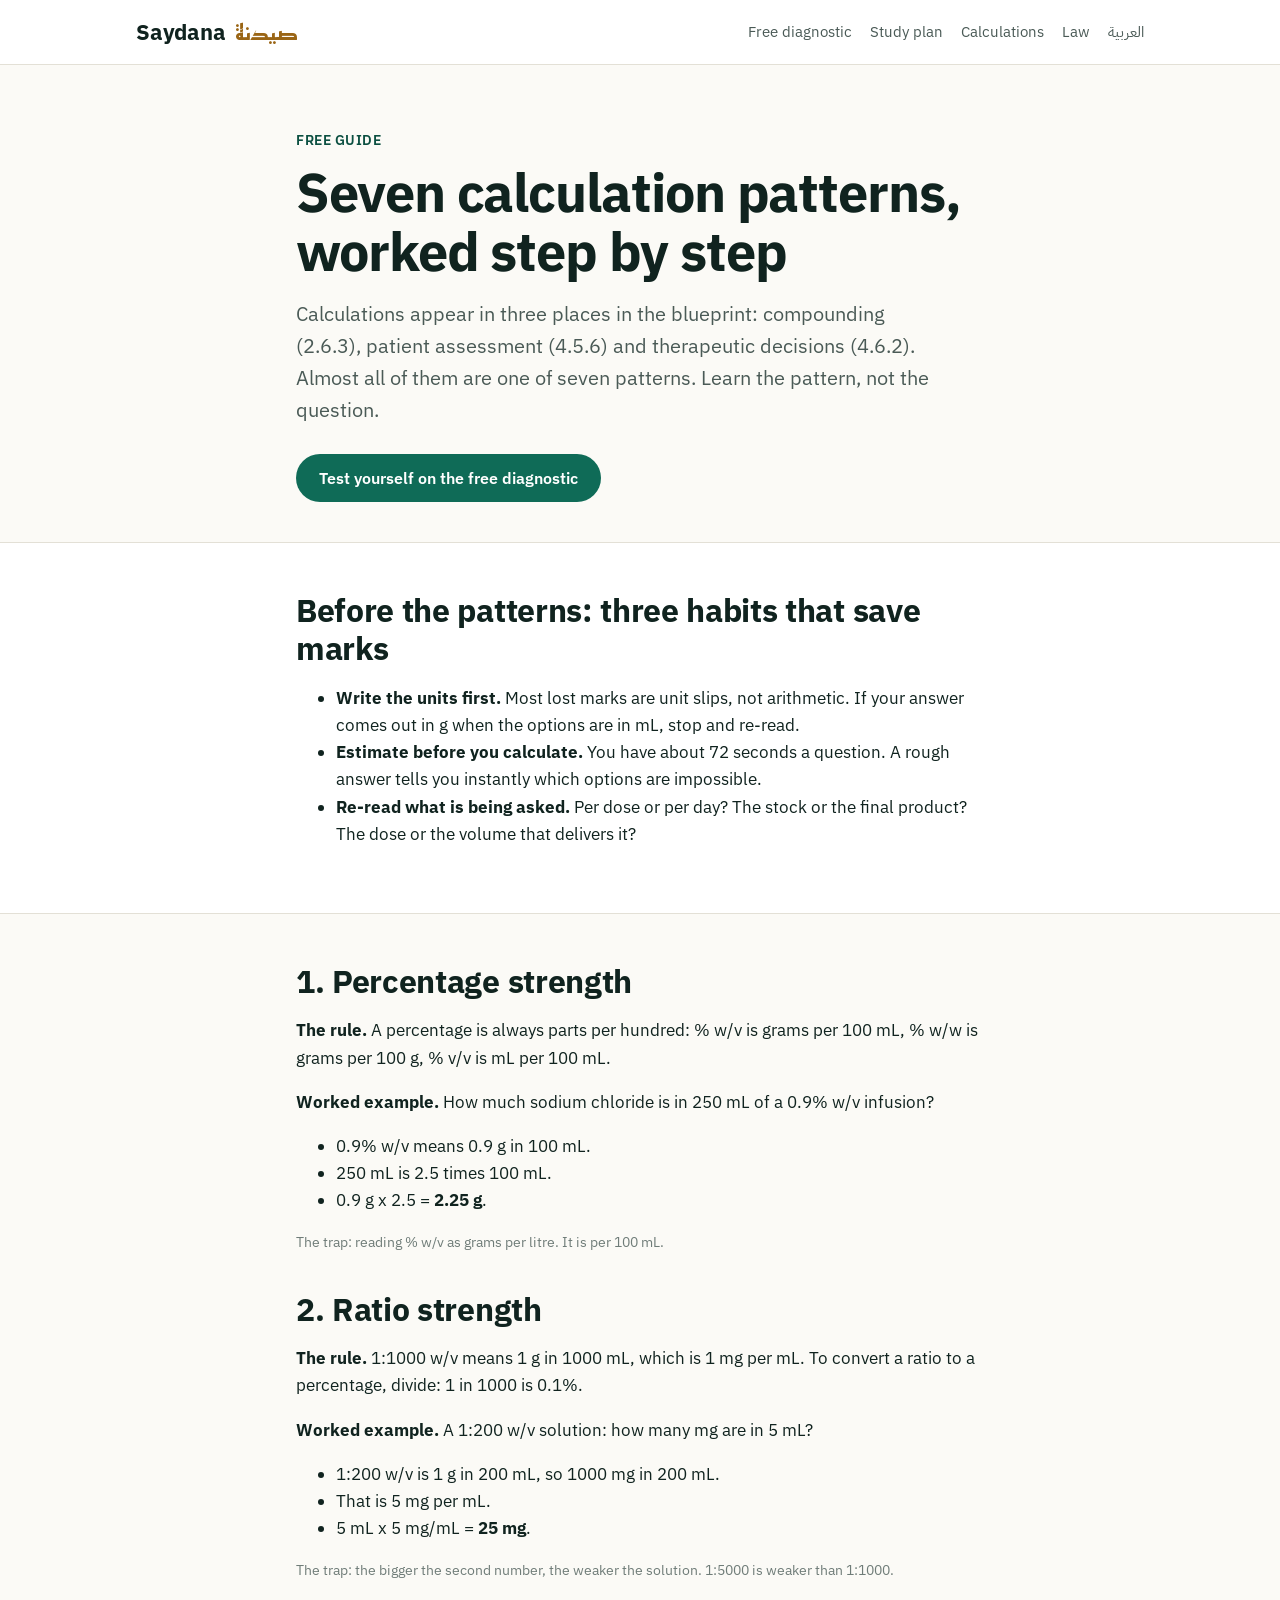
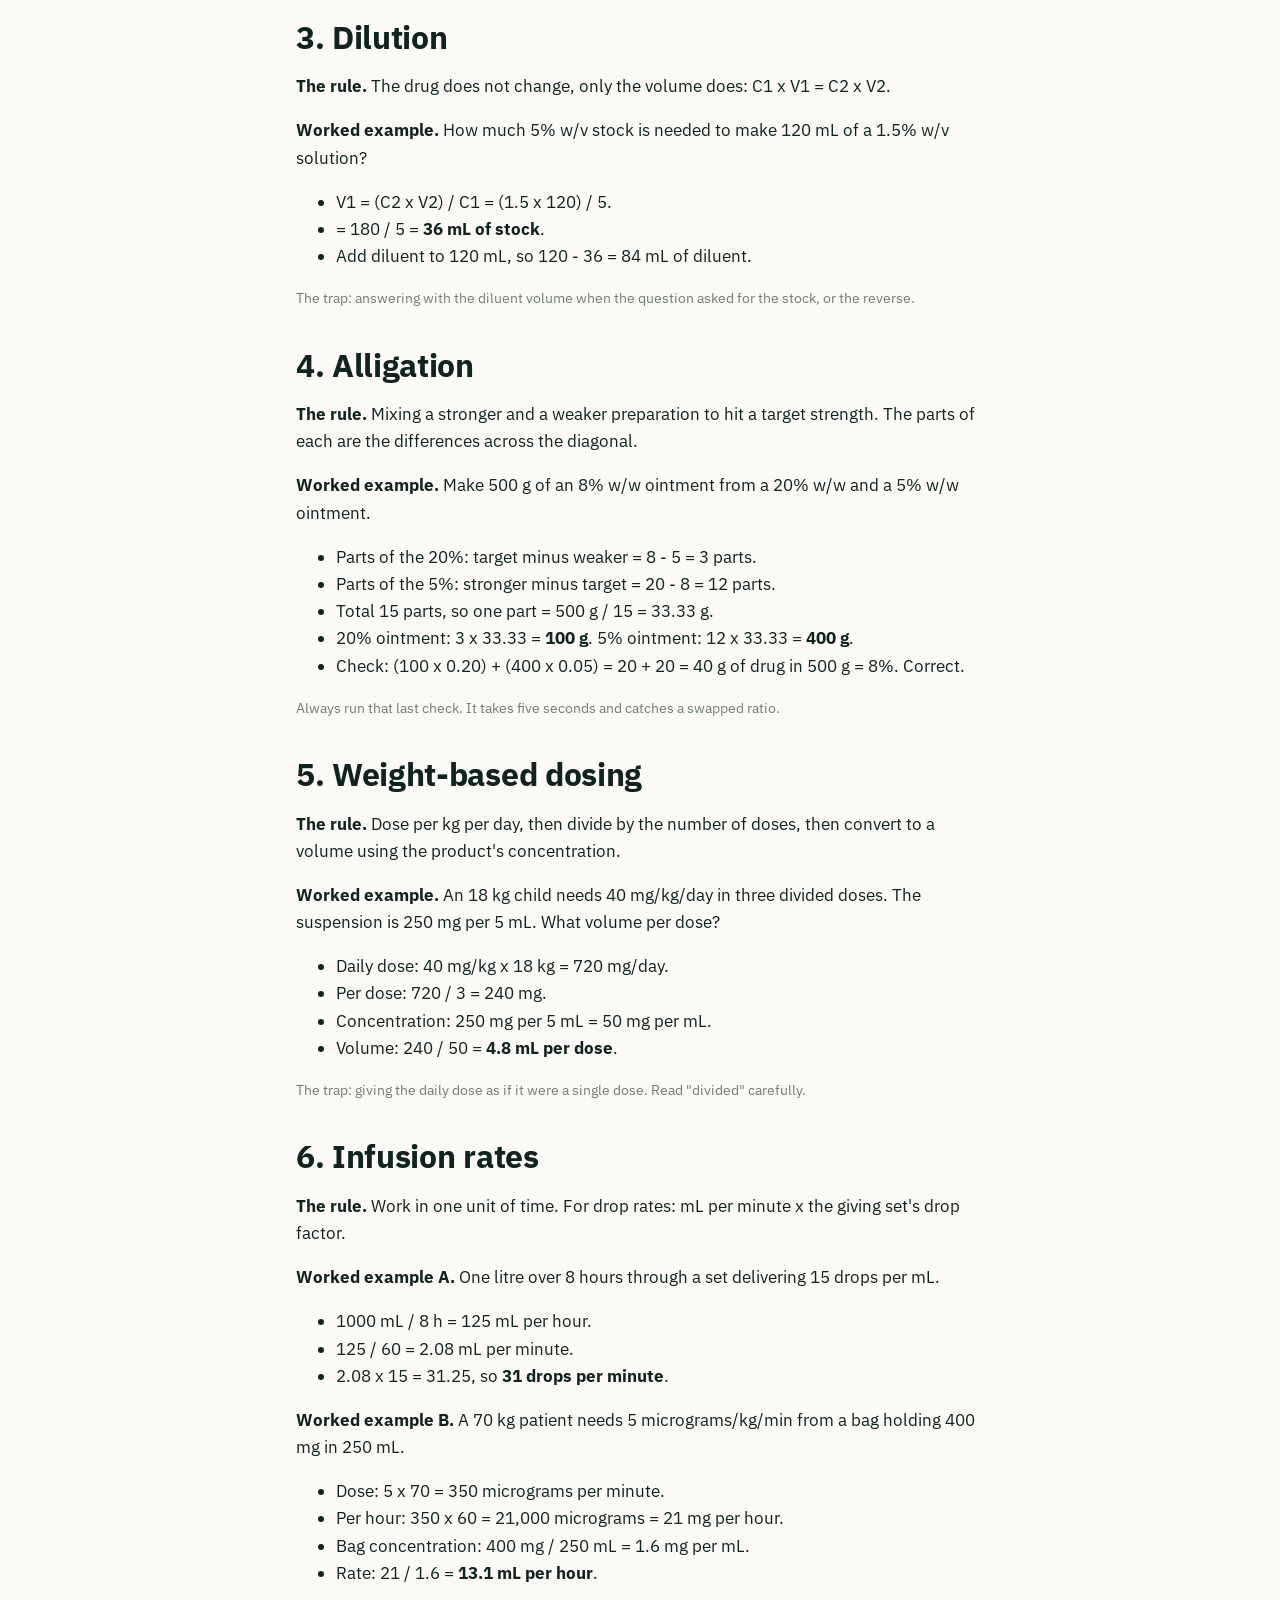
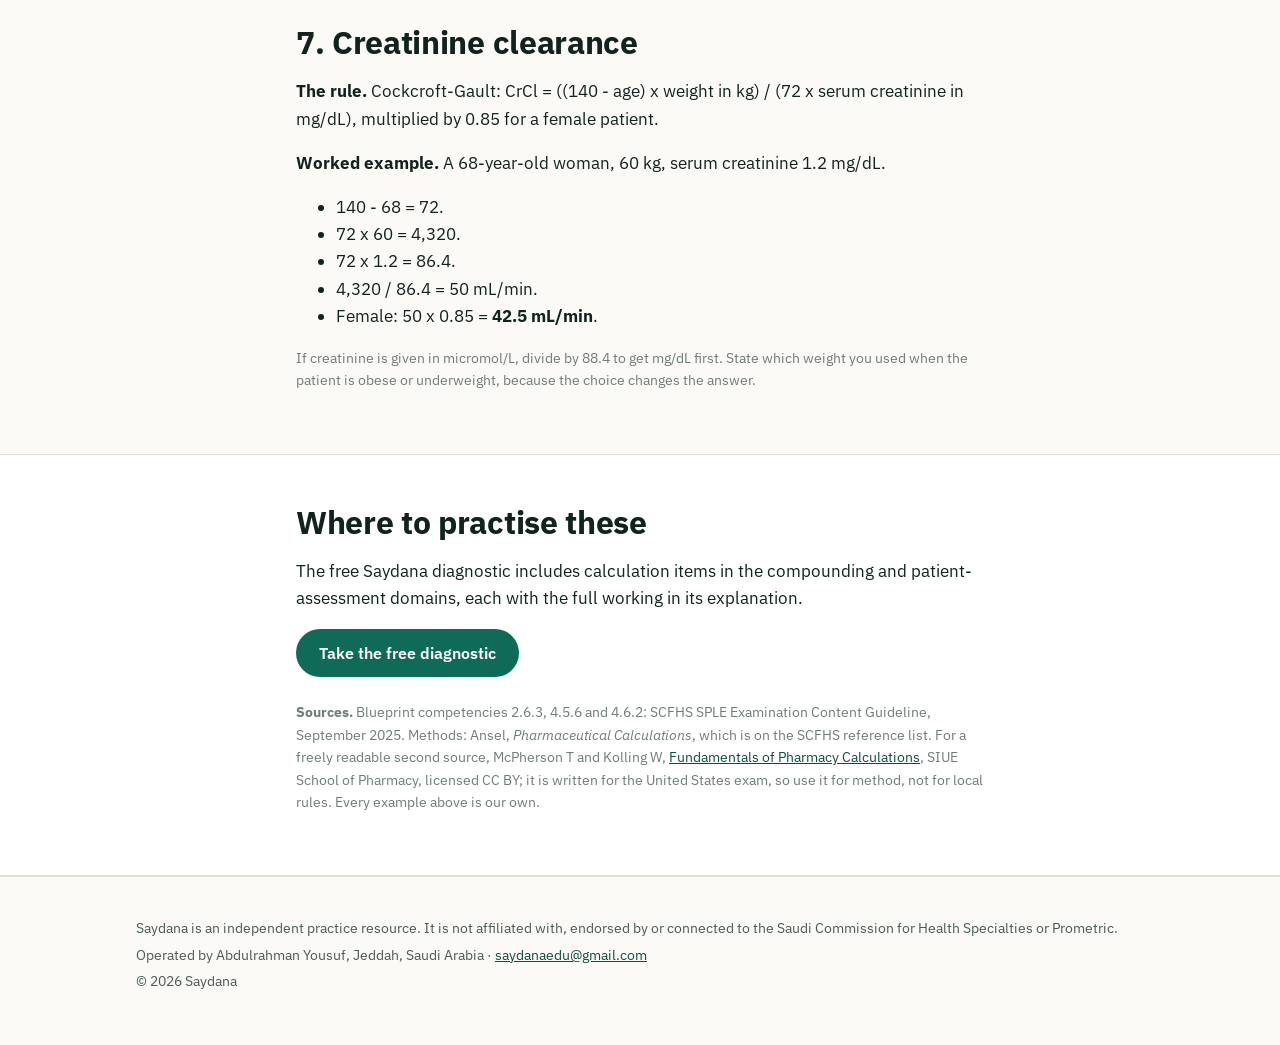
<file: calculations.html>
<!doctype html>
<html lang="en">
<head>
<meta charset="utf-8">
<meta name="viewport" content="width=device-width, initial-scale=1">
<title>The seven SPLE calculation patterns, worked step by step · Saydana</title>
<meta name="description" content="The calculation patterns that appear again and again in the SPLE: percentage strength, ratio strength, dilution, alligation, weight-based dosing, IV rates and creatinine clearance, each worked step by step with the traps that cost marks.">
<meta property="og:type" content="website">
<meta property="og:site_name" content="Saydana">
<meta property="og:title" content="The seven SPLE calculation patterns, worked step by step · Saydana">
<meta property="og:description" content="The calculation patterns that appear again and again in the SPLE: percentage strength, ratio strength, dilution, alligation, weight-based dosing, IV rates and creatinine clearance, each worked step by step with the traps that cost marks.">
<meta property="og:image" content="https://q2ddxx-hub.github.io/saydana/og.png">
<meta property="og:image:width" content="1200"><meta property="og:image:height" content="630">
<meta property="og:locale" content="en_US">
<meta name="twitter:card" content="summary_large_image">
<meta property="og:url" content="https://q2ddxx-hub.github.io/saydana/calculations.html">
<link rel="canonical" href="https://q2ddxx-hub.github.io/saydana/calculations.html">
<link rel="alternate" hreflang="ar" href="calculations-ar.html">
<link rel="preconnect" href="https://fonts.googleapis.com">
<link rel="preconnect" href="https://fonts.gstatic.com" crossorigin>
<link rel="stylesheet" href="https://fonts.googleapis.com/css2?family=IBM+Plex+Sans+Arabic:wght@400;500;600;700&family=IBM+Plex+Sans:wght@400;500;600;700&family=Reem+Kufi:wght@600;700&display=swap">
<link rel="stylesheet" href="style.css">
</head>
<body>

<a class="skip" href="#main">Skip to content</a>
<header class="top"><div class="wrap">
  <a class="brand" href="index.html"><b>Saydana</b><span lang="ar" dir="rtl">صيدنة</span></a>
  <nav aria-label="Main">
    <a href="practice.html">Free diagnostic</a><a href="study-plan.html">Study plan</a><a href="calculations.html" aria-current="page">Calculations</a><a href="law.html">Law</a>
    <a href="calculations-ar.html" lang="ar" dir="rtl" hreflang="ar">العربية</a>
  </nav>
</div></header>

<main id="main">
<section class="hero"><div class="wrap narrow">
  <p class="eyebrow">Free guide</p>
  <h1>Seven calculation patterns, worked step by step</h1>
  <p class="lede">Calculations appear in three places in the blueprint: compounding (2.6.3), patient assessment (4.5.6) and therapeutic decisions (4.6.2). Almost all of them are one of seven patterns. Learn the pattern, not the question.</p>
  <div class="actions"><a class="btn btn-primary" href="practice.html">Test yourself on the free diagnostic</a></div>
</div></section>

<section class="band"><div class="wrap narrow">
  <h2>Before the patterns: three habits that save marks</h2>
  <ul>
    <li><b>Write the units first.</b> Most lost marks are unit slips, not arithmetic. If your answer comes out in g when the options are in mL, stop and re-read.</li>
    <li><b>Estimate before you calculate.</b> You have about 72 seconds a question. A rough answer tells you instantly which options are impossible.</li>
    <li><b>Re-read what is being asked.</b> Per dose or per day? The stock or the final product? The dose or the volume that delivers it?</li>
  </ul>
</div></section>

<section><div class="wrap narrow">
  <h2>1. Percentage strength</h2>
  <p><b>The rule.</b> A percentage is always parts per hundred: % w/v is grams per 100 mL, % w/w is grams per 100 g, % v/v is mL per 100 mL.</p>
  <p><b>Worked example.</b> How much sodium chloride is in 250 mL of a 0.9% w/v infusion?</p>
  <ul>
    <li>0.9% w/v means 0.9 g in 100 mL.</li>
    <li>250 mL is 2.5 times 100 mL.</li>
    <li>0.9 g x 2.5 = <b>2.25 g</b>.</li>
  </ul>
  <p class="note">The trap: reading % w/v as grams per litre. It is per 100 mL.</p>

  <h2 style="margin-top:36px">2. Ratio strength</h2>
  <p><b>The rule.</b> 1:1000 w/v means 1 g in 1000 mL, which is 1 mg per mL. To convert a ratio to a percentage, divide: 1 in 1000 is 0.1%.</p>
  <p><b>Worked example.</b> A 1:200 w/v solution: how many mg are in 5 mL?</p>
  <ul>
    <li>1:200 w/v is 1 g in 200 mL, so 1000 mg in 200 mL.</li>
    <li>That is 5 mg per mL.</li>
    <li>5 mL x 5 mg/mL = <b>25 mg</b>.</li>
  </ul>
  <p class="note">The trap: the bigger the second number, the weaker the solution. 1:5000 is weaker than 1:1000.</p>

  <h2 style="margin-top:36px">3. Dilution</h2>
  <p><b>The rule.</b> The drug does not change, only the volume does: C1 x V1 = C2 x V2.</p>
  <p><b>Worked example.</b> How much 5% w/v stock is needed to make 120 mL of a 1.5% w/v solution?</p>
  <ul>
    <li>V1 = (C2 x V2) / C1 = (1.5 x 120) / 5.</li>
    <li>= 180 / 5 = <b>36 mL of stock</b>.</li>
    <li>Add diluent to 120 mL, so 120 - 36 = 84 mL of diluent.</li>
  </ul>
  <p class="note">The trap: answering with the diluent volume when the question asked for the stock, or the reverse.</p>

  <h2 style="margin-top:36px">4. Alligation</h2>
  <p><b>The rule.</b> Mixing a stronger and a weaker preparation to hit a target strength. The parts of each are the differences across the diagonal.</p>
  <p><b>Worked example.</b> Make 500 g of an 8% w/w ointment from a 20% w/w and a 5% w/w ointment.</p>
  <ul>
    <li>Parts of the 20%: target minus weaker = 8 - 5 = 3 parts.</li>
    <li>Parts of the 5%: stronger minus target = 20 - 8 = 12 parts.</li>
    <li>Total 15 parts, so one part = 500 g / 15 = 33.33 g.</li>
    <li>20% ointment: 3 x 33.33 = <b>100 g</b>. 5% ointment: 12 x 33.33 = <b>400 g</b>.</li>
    <li>Check: (100 x 0.20) + (400 x 0.05) = 20 + 20 = 40 g of drug in 500 g = 8%. Correct.</li>
  </ul>
  <p class="note">Always run that last check. It takes five seconds and catches a swapped ratio.</p>

  <h2 style="margin-top:36px">5. Weight-based dosing</h2>
  <p><b>The rule.</b> Dose per kg per day, then divide by the number of doses, then convert to a volume using the product's concentration.</p>
  <p><b>Worked example.</b> An 18 kg child needs 40 mg/kg/day in three divided doses. The suspension is 250 mg per 5 mL. What volume per dose?</p>
  <ul>
    <li>Daily dose: 40 mg/kg x 18 kg = 720 mg/day.</li>
    <li>Per dose: 720 / 3 = 240 mg.</li>
    <li>Concentration: 250 mg per 5 mL = 50 mg per mL.</li>
    <li>Volume: 240 / 50 = <b>4.8 mL per dose</b>.</li>
  </ul>
  <p class="note">The trap: giving the daily dose as if it were a single dose. Read "divided" carefully.</p>

  <h2 style="margin-top:36px">6. Infusion rates</h2>
  <p><b>The rule.</b> Work in one unit of time. For drop rates: mL per minute x the giving set's drop factor.</p>
  <p><b>Worked example A.</b> One litre over 8 hours through a set delivering 15 drops per mL.</p>
  <ul>
    <li>1000 mL / 8 h = 125 mL per hour.</li>
    <li>125 / 60 = 2.08 mL per minute.</li>
    <li>2.08 x 15 = 31.25, so <b>31 drops per minute</b>.</li>
  </ul>
  <p><b>Worked example B.</b> A 70 kg patient needs 5 micrograms/kg/min from a bag holding 400 mg in 250 mL.</p>
  <ul>
    <li>Dose: 5 x 70 = 350 micrograms per minute.</li>
    <li>Per hour: 350 x 60 = 21,000 micrograms = 21 mg per hour.</li>
    <li>Bag concentration: 400 mg / 250 mL = 1.6 mg per mL.</li>
    <li>Rate: 21 / 1.6 = <b>13.1 mL per hour</b>.</li>
  </ul>

  <h2 style="margin-top:36px">7. Creatinine clearance</h2>
  <p><b>The rule.</b> Cockcroft-Gault: CrCl = ((140 - age) x weight in kg) / (72 x serum creatinine in mg/dL), multiplied by 0.85 for a female patient.</p>
  <p><b>Worked example.</b> A 68-year-old woman, 60 kg, serum creatinine 1.2 mg/dL.</p>
  <ul>
    <li>140 - 68 = 72.</li>
    <li>72 x 60 = 4,320.</li>
    <li>72 x 1.2 = 86.4.</li>
    <li>4,320 / 86.4 = 50 mL/min.</li>
    <li>Female: 50 x 0.85 = <b>42.5 mL/min</b>.</li>
  </ul>
  <p class="note">If creatinine is given in micromol/L, divide by 88.4 to get mg/dL first. State which weight you used when the patient is obese or underweight, because the choice changes the answer.</p>
</div></section>

<section class="band"><div class="wrap narrow">
  <h2>Where to practise these</h2>
  <p>The free Saydana diagnostic includes calculation items in the compounding and patient-assessment domains, each with the full working in its explanation.</p>
  <div class="actions" style="margin-top:14px"><a class="btn btn-primary" href="practice.html">Take the free diagnostic</a></div>
  <p class="note" style="margin-top:24px"><b>Sources.</b> Blueprint competencies 2.6.3, 4.5.6 and 4.6.2: SCFHS SPLE Examination Content Guideline, September 2025. Methods: Ansel, <i>Pharmaceutical Calculations</i>, which is on the SCFHS reference list. For a freely readable second source, McPherson T and Kolling W, <a href="https://oercommons.org/courseware/lesson/115797/overview" rel="noopener">Fundamentals of Pharmacy Calculations</a>, SIUE School of Pharmacy, licensed CC BY; it is written for the United States exam, so use it for method, not for local rules. Every example above is our own.</p>
</div></section>
</main>

<footer><div class="wrap">
  <p>Saydana is an independent practice resource. It is not affiliated with, endorsed by or connected to the Saudi Commission for Health Specialties or Prometric.</p>
  <p>Operated by Abdulrahman Yousuf, Jeddah, Saudi Arabia · <a href="mailto:saydanaedu@gmail.com">saydanaedu@gmail.com</a></p>
  <p>© 2026 Saydana</p>
</div></footer>
<script defer src="https://static.cloudflareinsights.com/beacon.min.js" data-cf-beacon='{"token": "5df39d59332e4a31a87851a8a1c9dbc7"}'></script>
</body>
</html>
</file>
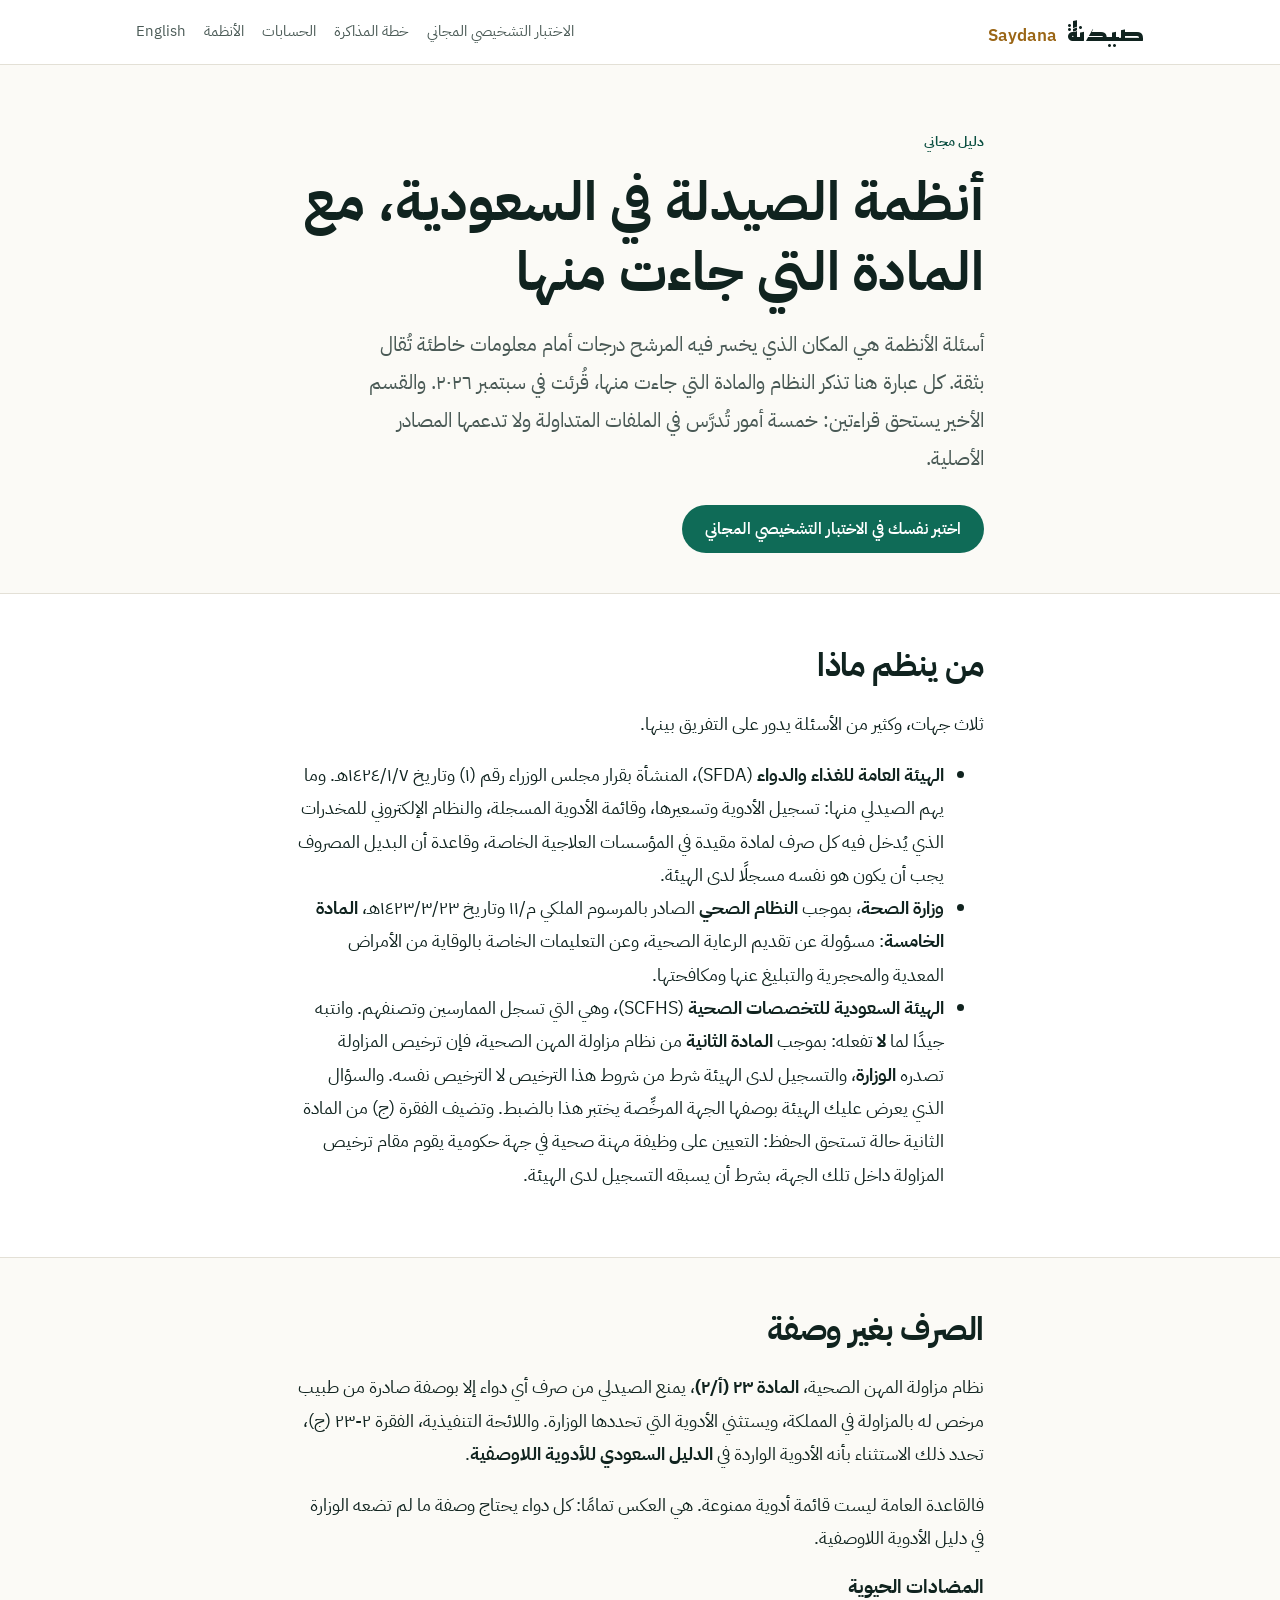
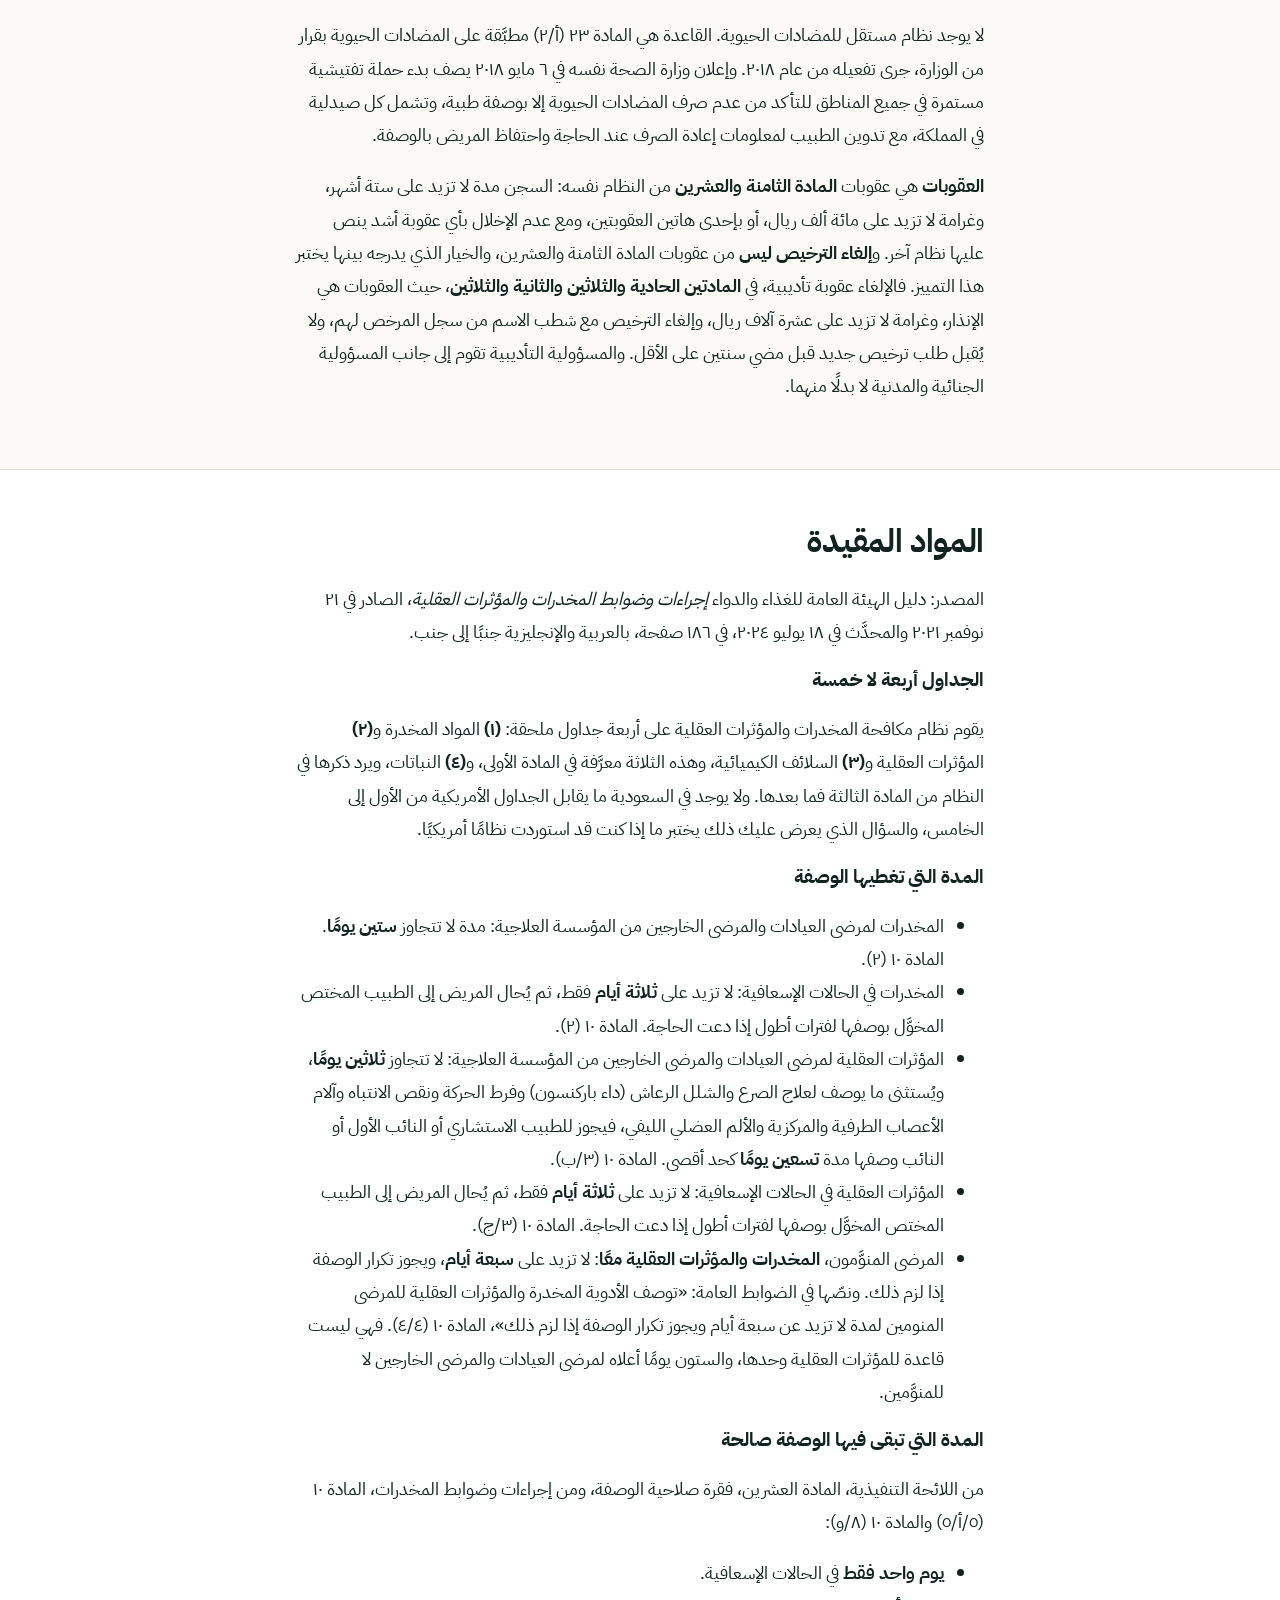
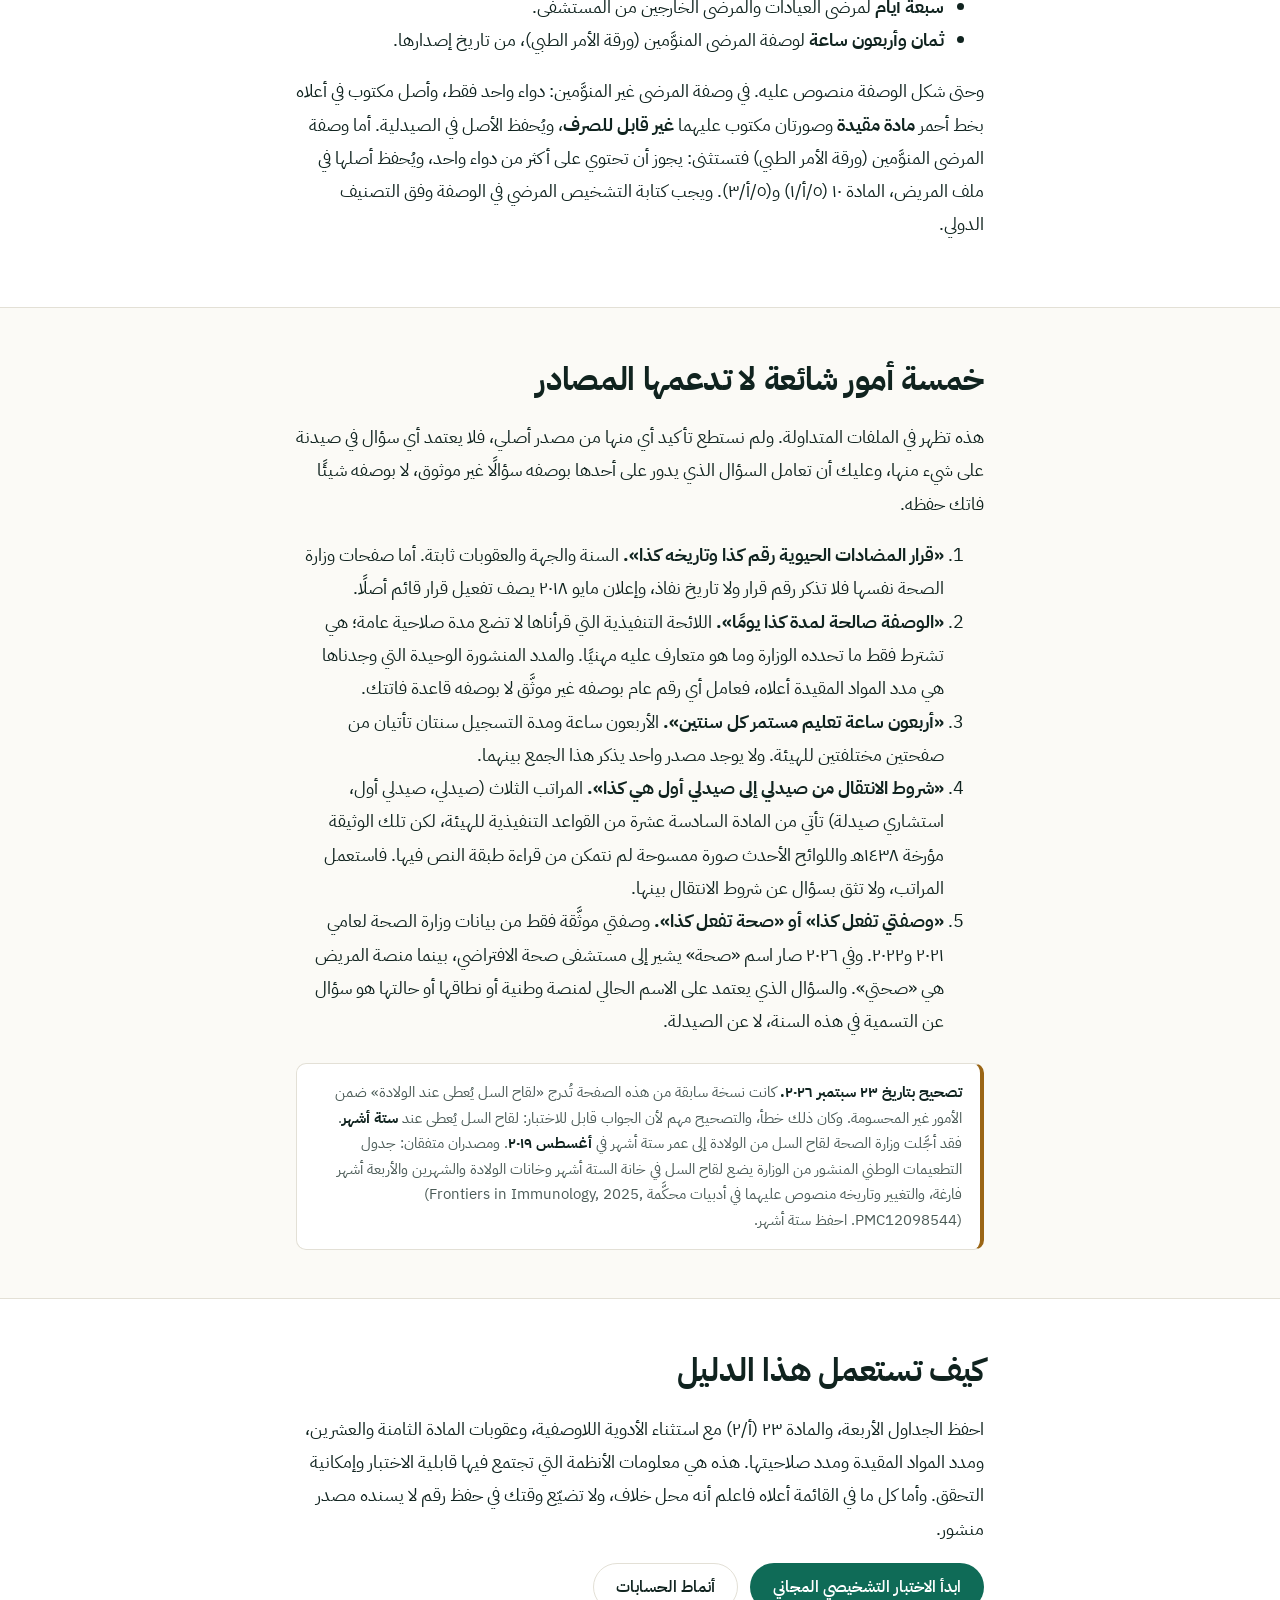
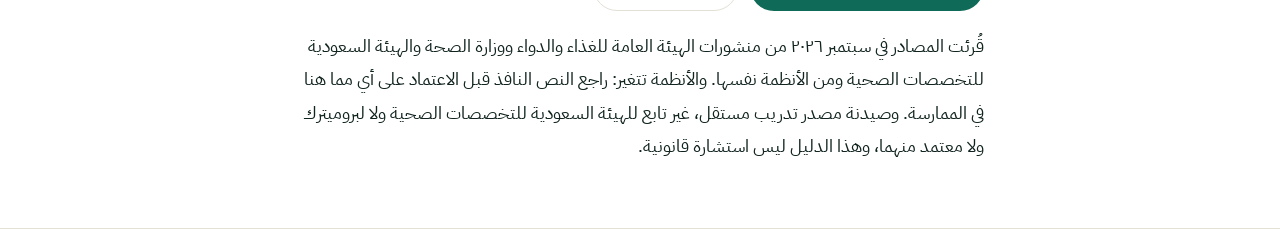
<file: law-ar.html>
<!doctype html>
<html lang="ar" dir="rtl">
<head>
<meta charset="utf-8">
<meta name="viewport" content="width=device-width, initial-scale=1">
<title>أنظمة الصيدلة في السعودية، مع المادة التي جاءت منها · صيدنة</title>
<meta name="description" content="دليل مجاني لأسئلة الأنظمة في اختبار الرخصة المهنية للصيادلة: من ينظم ماذا، وقاعدة الوصفة واستثناؤها، وموقف المضادات الحيوية وعقوباته، وجداول المخدرات الأربعة، والمدد ومدد الصلاحية، مع ذكر النظام والمادة لكل معلومة، وخمسة أمور شائعة لا تدعمها المصادر.">
<meta property="og:type" content="website">
<meta property="og:site_name" content="Saydana">
<meta property="og:title" content="أنظمة الصيدلة في السعودية، مع المادة التي جاءت منها · صيدنة">
<meta property="og:description" content="دليل مجاني لأسئلة الأنظمة في اختبار الرخصة المهنية للصيادلة: من ينظم ماذا، وقاعدة الوصفة واستثناؤها، وموقف المضادات الحيوية وعقوباته، وجداول المخدرات الأربعة، والمدد ومدد الصلاحية، مع ذكر النظام والمادة لكل معلومة، وخمسة أمور شائعة لا تدعمها المصادر.">
<meta property="og:image" content="https://q2ddxx-hub.github.io/saydana/og.png">
<meta property="og:image:width" content="1200"><meta property="og:image:height" content="630">
<meta property="og:locale" content="ar_SA">
<meta name="twitter:card" content="summary_large_image">
<meta property="og:url" content="https://q2ddxx-hub.github.io/saydana/law-ar.html">
<link rel="canonical" href="https://q2ddxx-hub.github.io/saydana/law-ar.html">
<link rel="alternate" hreflang="en" href="law.html">
<link rel="preconnect" href="https://fonts.googleapis.com">
<link rel="preconnect" href="https://fonts.gstatic.com" crossorigin>
<link rel="stylesheet" href="https://fonts.googleapis.com/css2?family=IBM+Plex+Sans+Arabic:wght@400;500;600;700&family=IBM+Plex+Sans:wght@400;500;600;700&family=Reem+Kufi:wght@600;700&display=swap">
<link rel="stylesheet" href="style.css">
</head>
<body dir="rtl">

<a class="skip" href="#main">انتقل إلى المحتوى</a>
<header class="top"><div class="wrap">
  <a class="brand" href="ar.html"><b>صيدنة</b><span lang="en" dir="ltr">Saydana</span></a>
  <nav aria-label="القائمة الرئيسية">
    <a href="practice.html">الاختبار التشخيصي المجاني</a><a href="study-plan-ar.html">خطة المذاكرة</a><a href="calculations-ar.html">الحسابات</a><a href="law-ar.html" aria-current="page">الأنظمة</a>
    <a href="law.html" lang="en" dir="ltr" hreflang="en">English</a>
  </nav>
</div></header>

<main id="main">
<section class="hero"><div class="wrap narrow">
  <p class="eyebrow">دليل مجاني</p>
  <h1>أنظمة الصيدلة في السعودية، مع المادة التي جاءت منها</h1>
  <p class="lede">أسئلة الأنظمة هي المكان الذي يخسر فيه المرشح درجات أمام معلومات خاطئة تُقال بثقة. كل عبارة هنا تذكر النظام والمادة التي جاءت منها، قُرئت في سبتمبر ٢٠٢٦. والقسم الأخير يستحق قراءتين: خمسة أمور تُدرَّس في الملفات المتداولة ولا تدعمها المصادر الأصلية.</p>
  <div class="actions"><a class="btn btn-primary" href="practice.html">اختبر نفسك في الاختبار التشخيصي المجاني</a></div>
</div></section>

<section class="band"><div class="wrap narrow">
  <h2>من ينظم ماذا</h2>
  <p>ثلاث جهات، وكثير من الأسئلة يدور على التفريق بينها.</p>
  <ul>
    <li><b>الهيئة العامة للغذاء والدواء</b> <bdi lang="en" dir="ltr">(SFDA)</bdi>، المنشأة بقرار مجلس الوزراء رقم (١) وتاريخ ٧/‏١/‏١٤٢٤هـ. وما يهم الصيدلي منها: تسجيل الأدوية وتسعيرها، وقائمة الأدوية المسجلة، والنظام الإلكتروني للمخدرات الذي يُدخل فيه كل صرف لمادة مقيدة في المؤسسات العلاجية الخاصة، وقاعدة أن البديل المصروف يجب أن يكون هو نفسه مسجلًا لدى الهيئة.</li>
    <li><b>وزارة الصحة</b>، بموجب <b>النظام الصحي</b> الصادر بالمرسوم الملكي م/‏١١ وتاريخ ٢٣/‏٣/‏١٤٢٣هـ، <b>المادة الخامسة</b>: مسؤولة عن تقديم الرعاية الصحية، وعن التعليمات الخاصة بالوقاية من الأمراض المعدية والمحجرية والتبليغ عنها ومكافحتها.</li>
    <li><b>الهيئة السعودية للتخصصات الصحية</b> <bdi lang="en" dir="ltr">(SCFHS)</bdi>، وهي التي تسجل الممارسين وتصنفهم. وانتبه جيدًا لما <b>لا</b> تفعله: بموجب <b>المادة الثانية</b> من نظام مزاولة المهن الصحية، فإن ترخيص المزاولة تصدره <b>الوزارة</b>، والتسجيل لدى الهيئة شرط من شروط هذا الترخيص لا الترخيص نفسه. والسؤال الذي يعرض عليك الهيئة بوصفها الجهة المرخِّصة يختبر هذا بالضبط. وتضيف الفقرة (ج) من المادة الثانية حالة تستحق الحفظ: التعيين على وظيفة مهنة صحية في جهة حكومية يقوم مقام ترخيص المزاولة داخل تلك الجهة، بشرط أن يسبقه التسجيل لدى الهيئة.</li>
  </ul>
</div></section>

<section><div class="wrap narrow">
  <h2>الصرف بغير وصفة</h2>
  <p>نظام مزاولة المهن الصحية، <b>المادة ٢٣ (أ‏/‏٢)</b>، يمنع الصيدلي من صرف أي دواء إلا بوصفة صادرة من طبيب مرخص له بالمزاولة في المملكة، ويستثني الأدوية التي تحددها الوزارة. واللائحة التنفيذية، الفقرة ٢‏-‏٢٣ (ج)، تحدد ذلك الاستثناء بأنه الأدوية الواردة في <b>الدليل السعودي للأدوية اللاوصفية</b>.</p>
  <p>فالقاعدة العامة ليست قائمة أدوية ممنوعة. هي العكس تمامًا: كل دواء يحتاج وصفة ما لم تضعه الوزارة في دليل الأدوية اللاوصفية.</p>

  <h3>المضادات الحيوية</h3>
  <p>لا يوجد نظام مستقل للمضادات الحيوية. القاعدة هي المادة ٢٣ (أ‏/‏٢) مطبَّقة على المضادات الحيوية بقرار من الوزارة، جرى تفعيله من عام ٢٠١٨. وإعلان وزارة الصحة نفسه في ٦ مايو ٢٠١٨ يصف بدء حملة تفتيشية مستمرة في جميع المناطق للتأكد من عدم صرف المضادات الحيوية إلا بوصفة طبية، وتشمل كل صيدلية في المملكة، مع تدوين الطبيب لمعلومات إعادة الصرف عند الحاجة واحتفاظ المريض بالوصفة.</p>
  <p><b>العقوبات</b> هي عقوبات <b>المادة الثامنة والعشرين</b> من النظام نفسه: السجن مدة لا تزيد على ستة أشهر، وغرامة لا تزيد على مائة ألف ريال، أو بإحدى هاتين العقوبتين، ومع عدم الإخلال بأي عقوبة أشد ينص عليها نظام آخر. و<b>إلغاء الترخيص ليس</b> من عقوبات المادة الثامنة والعشرين، والخيار الذي يدرجه بينها يختبر هذا التمييز. فالإلغاء عقوبة تأديبية، في <b>المادتين الحادية والثلاثين والثانية والثلاثين</b>، حيث العقوبات هي الإنذار، وغرامة لا تزيد على عشرة آلاف ريال، وإلغاء الترخيص مع شطب الاسم من سجل المرخص لهم، ولا يُقبل طلب ترخيص جديد قبل مضي سنتين على الأقل. والمسؤولية التأديبية تقوم إلى جانب المسؤولية الجنائية والمدنية لا بدلًا منهما.</p>
</div></section>

<section class="band"><div class="wrap narrow">
  <h2>المواد المقيدة</h2>
  <p>المصدر: دليل الهيئة العامة للغذاء والدواء <i>إجراءات وضوابط المخدرات والمؤثرات العقلية</i>، الصادر في ٢١ نوفمبر ٢٠٢١ والمحدَّث في ١٨ يوليو ٢٠٢٤، في ١٨٦ صفحة، بالعربية والإنجليزية جنبًا إلى جنب.</p>

  <h3>الجداول أربعة لا خمسة</h3>
  <p>يقوم نظام مكافحة المخدرات والمؤثرات العقلية على أربعة جداول ملحقة: <b>(١)</b> المواد المخدرة و<b>(٢)</b> المؤثرات العقلية و<b>(٣)</b> السلائف الكيميائية، وهذه الثلاثة معرَّفة في المادة الأولى، و<b>(٤)</b> النباتات، ويرد ذكرها في النظام من المادة الثالثة فما بعدها. ولا يوجد في السعودية ما يقابل الجداول الأمريكية من الأول إلى الخامس، والسؤال الذي يعرض عليك ذلك يختبر ما إذا كنت قد استوردت نظامًا أمريكيًا.</p>

  <h3>المدة التي تغطيها الوصفة</h3>
  <ul>
    <li>المخدرات لمرضى العيادات والمرضى الخارجين من المؤسسة العلاجية: مدة لا تتجاوز <b>ستين يومًا</b>. المادة ١٠ (٢).</li>
    <li>المخدرات في الحالات الإسعافية: لا تزيد على <b>ثلاثة أيام</b> فقط، ثم يُحال المريض إلى الطبيب المختص المخوَّل بوصفها لفترات أطول إذا دعت الحاجة. المادة ١٠ (٢).</li>
    <li>المؤثرات العقلية لمرضى العيادات والمرضى الخارجين من المؤسسة العلاجية: لا تتجاوز <b>ثلاثين يومًا</b>، ويُستثنى ما يوصف لعلاج الصرع والشلل الرعاش (داء باركنسون) وفرط الحركة ونقص الانتباه وآلام الأعصاب الطرفية والمركزية والألم العضلي الليفي، فيجوز للطبيب الاستشاري أو النائب الأول أو النائب وصفها مدة <b>تسعين يومًا</b> كحد أقصى. المادة ١٠ (٣‏/‏ب).</li>
    <li>المؤثرات العقلية في الحالات الإسعافية: لا تزيد على <b>ثلاثة أيام</b> فقط، ثم يُحال المريض إلى الطبيب المختص المخوَّل بوصفها لفترات أطول إذا دعت الحاجة. المادة ١٠ (٣‏/‏ج).</li>
    <li>المرضى المنوَّمون، <b>المخدرات والمؤثرات العقلية معًا</b>: لا تزيد على <b>سبعة أيام</b>، ويجوز تكرار الوصفة إذا لزم ذلك. ونصّها في الضوابط العامة: «توصف الأدوية المخدرة والمؤثرات العقلية للمرضى المنومين لمدة لا تزيد عن سبعة أيام ويجوز تكرار الوصفة إذا لزم ذلك»، المادة ١٠ (٤‏/‏٤). فهي ليست قاعدة للمؤثرات العقلية وحدها، والستون يومًا أعلاه لمرضى العيادات والمرضى الخارجين لا للمنوَّمين.</li>
  </ul>

  <h3>المدة التي تبقى فيها الوصفة صالحة</h3>
  <p>من اللائحة التنفيذية، المادة العشرين، فقرة صلاحية الوصفة، ومن إجراءات وضوابط المخدرات، المادة ١٠ (٥‏/‏أ‏/‏٥) والمادة ١٠ (٨‏/‏و):</p>
  <ul>
    <li><b>يوم واحد فقط</b> في الحالات الإسعافية.</li>
    <li><b>سبعة أيام</b> لمرضى العيادات والمرضى الخارجين من المستشفى.</li>
    <li><b>ثمان وأربعون ساعة</b> لوصفة المرضى المنوَّمين (ورقة الأمر الطبي)، من تاريخ إصدارها.</li>
  </ul>
  <p>وحتى شكل الوصفة منصوص عليه. في وصفة المرضى غير المنوَّمين: دواء واحد فقط، وأصل مكتوب في أعلاه بخط أحمر <b>مادة مقيدة</b> وصورتان مكتوب عليهما <b>غير قابل للصرف</b>، ويُحفظ الأصل في الصيدلية. أما وصفة المرضى المنوَّمين (ورقة الأمر الطبي) فتستثنى: يجوز أن تحتوي على أكثر من دواء واحد، ويُحفظ أصلها في ملف المريض، المادة ١٠ (٥‏/‏أ‏/‏١) و(٥‏/‏أ‏/‏٣). ويجب كتابة التشخيص المرضي في الوصفة وفق التصنيف الدولي.</p>
</div></section>

<section><div class="wrap narrow">
  <h2>خمسة أمور شائعة لا تدعمها المصادر</h2>
  <p>هذه تظهر في الملفات المتداولة. ولم نستطع تأكيد أي منها من مصدر أصلي، فلا يعتمد أي سؤال في صيدنة على شيء منها، وعليك أن تعامل السؤال الذي يدور على أحدها بوصفه سؤالًا غير موثوق، لا بوصفه شيئًا فاتك حفظه.</p>
  <ol>
    <li><b>«قرار المضادات الحيوية رقم كذا وتاريخه كذا».</b> السنة والجهة والعقوبات ثابتة. أما صفحات وزارة الصحة نفسها فلا تذكر رقم قرار ولا تاريخ نفاذ، وإعلان مايو ٢٠١٨ يصف تفعيل قرار قائم أصلًا.</li>
    <li><b>«الوصفة صالحة لمدة كذا يومًا».</b> اللائحة التنفيذية التي قرأناها لا تضع مدة صلاحية عامة؛ هي تشترط فقط ما تحدده الوزارة وما هو متعارف عليه مهنيًا. والمدد المنشورة الوحيدة التي وجدناها هي مدد المواد المقيدة أعلاه، فعامل أي رقم عام بوصفه غير موثَّق لا بوصفه قاعدة فاتتك.</li>
    <li><b>«أربعون ساعة تعليم مستمر كل سنتين».</b> الأربعون ساعة ومدة التسجيل سنتان تأتيان من صفحتين مختلفتين للهيئة. ولا يوجد مصدر واحد يذكر هذا الجمع بينهما.</li>
    <li><b>«شروط الانتقال من صيدلي إلى صيدلي أول هي كذا».</b> المراتب الثلاث (صيدلي، صيدلي أول، استشاري صيدلة) تأتي من المادة السادسة عشرة من القواعد التنفيذية للهيئة، لكن تلك الوثيقة مؤرخة ١٤٣٨هـ واللوائح الأحدث صورة ممسوحة لم نتمكن من قراءة طبقة النص فيها. فاستعمل المراتب، ولا تثق بسؤال عن شروط الانتقال بينها.</li>
    <li><b>«وصفتي تفعل كذا» أو «صحة تفعل كذا».</b> وصفتي موثَّقة فقط من بيانات وزارة الصحة لعامي ٢٠٢١ و٢٠٢٢. وفي ٢٠٢٦ صار اسم «صحة» يشير إلى مستشفى صحة الافتراضي، بينما منصة المريض هي «صحتي». والسؤال الذي يعتمد على الاسم الحالي لمنصة وطنية أو نطاقها أو حالتها هو سؤال عن التسمية في هذه السنة، لا عن الصيدلة.</li>
  </ol>

  <div class="correction">
    <p><b>تصحيح بتاريخ ٢٣ سبتمبر ٢٠٢٦.</b> كانت نسخة سابقة من هذه الصفحة تُدرج «لقاح السل يُعطى عند الولادة» ضمن الأمور غير المحسومة. وكان ذلك خطأ، والتصحيح مهم لأن الجواب قابل للاختبار: لقاح السل يُعطى عند <b>ستة أشهر</b>. فقد أجَّلت وزارة الصحة لقاح السل من الولادة إلى عمر ستة أشهر في <b>أغسطس ٢٠١٩</b>. ومصدران متفقان: جدول التطعيمات الوطني المنشور من الوزارة يضع لقاح السل في خانة الستة أشهر وخانات الولادة والشهرين والأربعة أشهر فارغة، والتغيير وتاريخه منصوص عليهما في أدبيات محكَّمة <bdi lang="en" dir="ltr">(Frontiers in Immunology, 2025, PMC12098544)</bdi>. احفظ ستة أشهر.</p>
  </div>
</div></section>

<section class="band"><div class="wrap narrow">
  <h2>كيف تستعمل هذا الدليل</h2>
  <p>احفظ الجداول الأربعة، والمادة ٢٣ (أ‏/‏٢) مع استثناء الأدوية اللاوصفية، وعقوبات المادة الثامنة والعشرين، ومدد المواد المقيدة ومدد صلاحيتها. هذه هي معلومات الأنظمة التي تجتمع فيها قابلية الاختبار وإمكانية التحقق. وأما كل ما في القائمة أعلاه فاعلم أنه محل خلاف، ولا تضيّع وقتك في حفظ رقم لا يسنده مصدر منشور.</p>
  <div class="actions"><a class="btn btn-primary" href="practice.html">ابدأ الاختبار التشخيصي المجاني</a><a class="btn btn-ghost" href="calculations-ar.html">أنماط الحسابات</a></div>
  <p class="notes">قُرئت المصادر في سبتمبر ٢٠٢٦ من منشورات الهيئة العامة للغذاء والدواء ووزارة الصحة والهيئة السعودية للتخصصات الصحية ومن الأنظمة نفسها. والأنظمة تتغير: راجع النص النافذ قبل الاعتماد على أي مما هنا في الممارسة. وصيدنة مصدر تدريب مستقل، غير تابع للهيئة السعودية للتخصصات الصحية ولا لبروميترك ولا معتمد منهما، وهذا الدليل ليس استشارة قانونية.</p>
</div></section>
</main>
<script defer src="https://static.cloudflareinsights.com/beacon.min.js" data-cf-beacon='{"token": "5df39d59332e4a31a87851a8a1c9dbc7"}'></script>
</body>
</html>
</file>
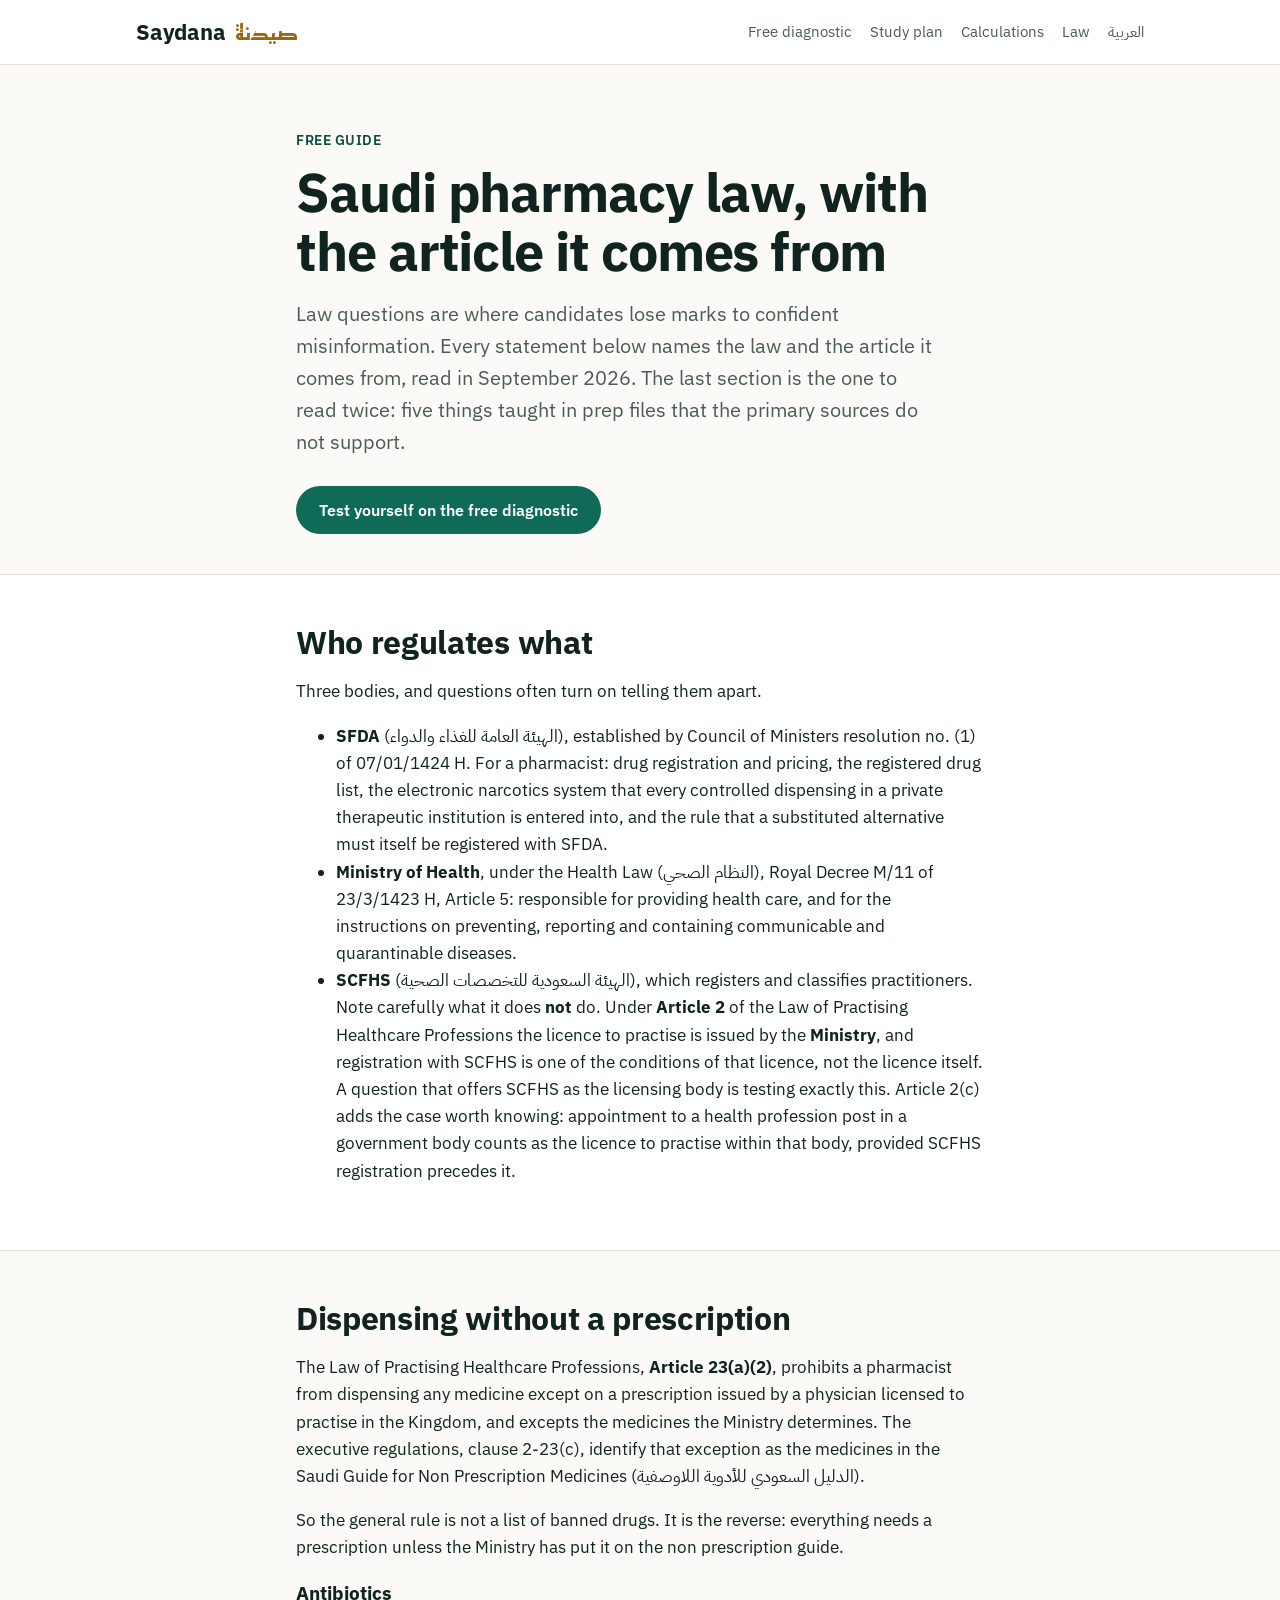
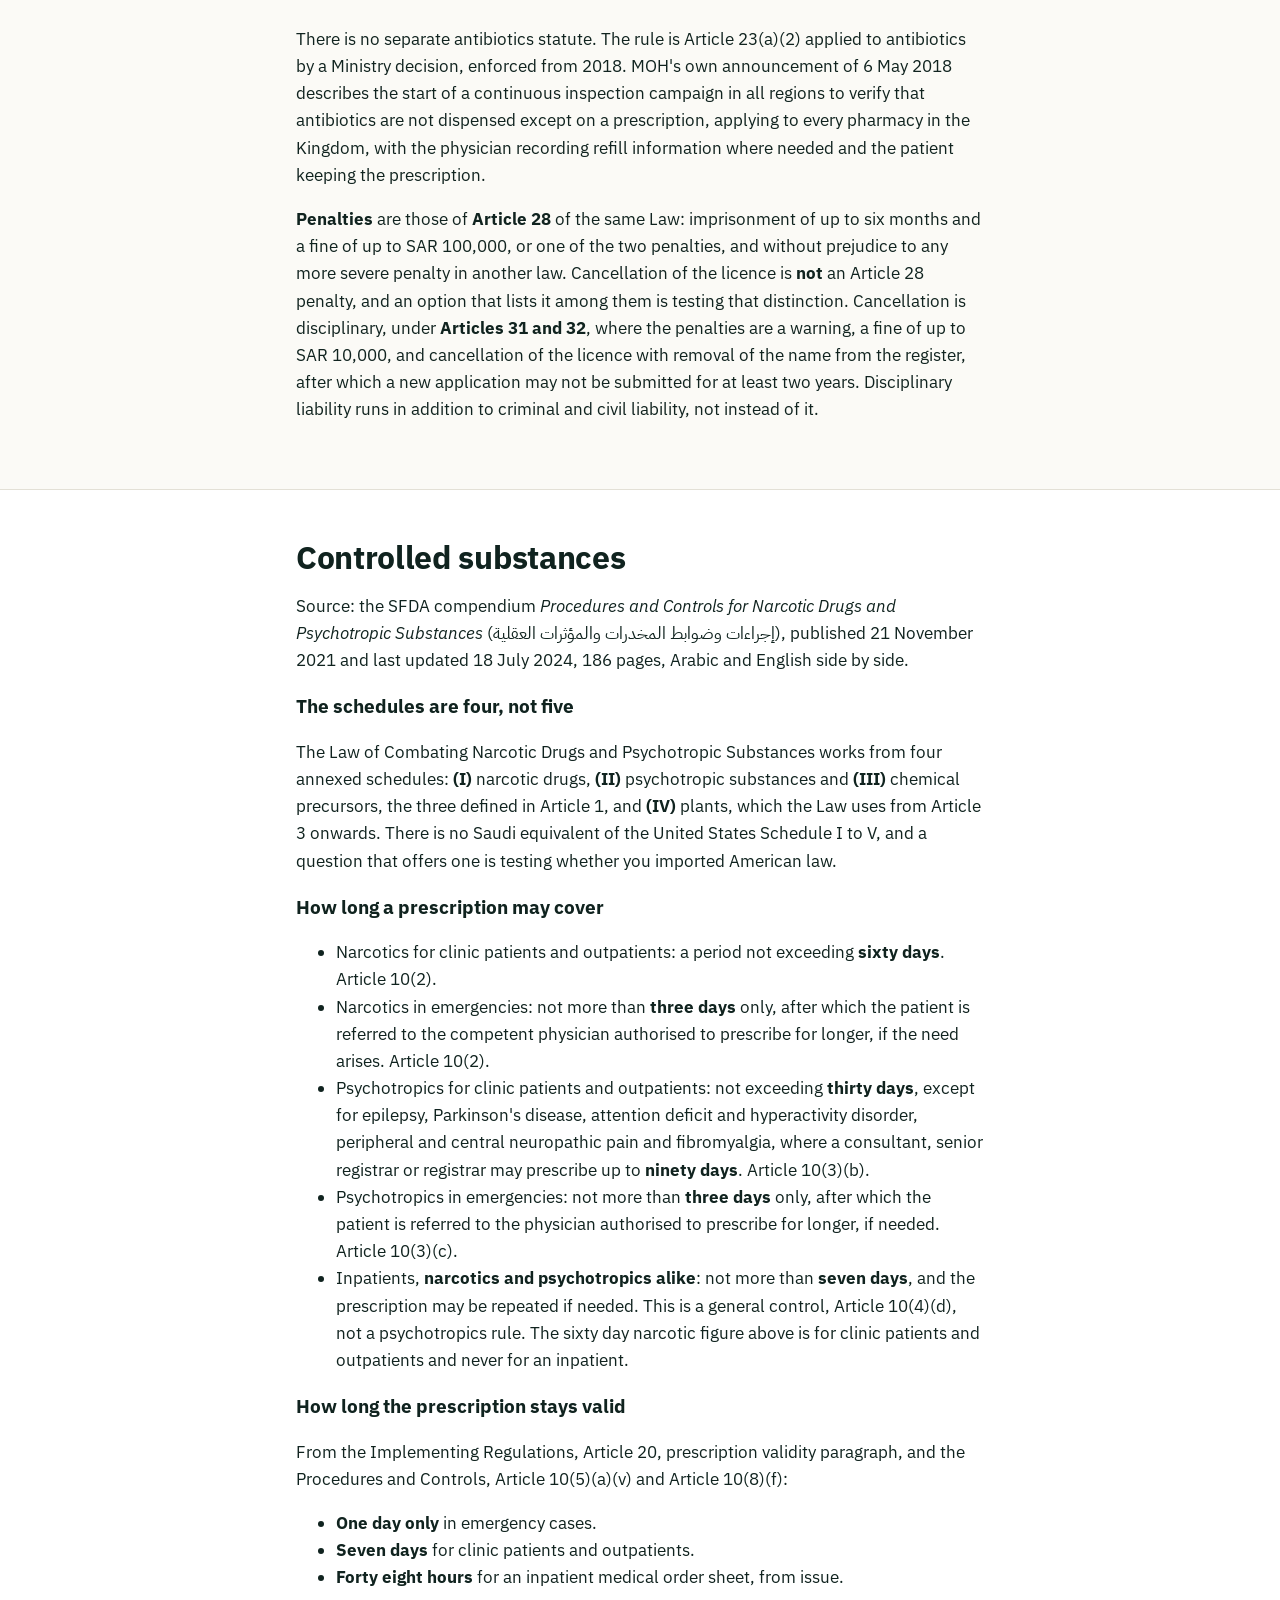
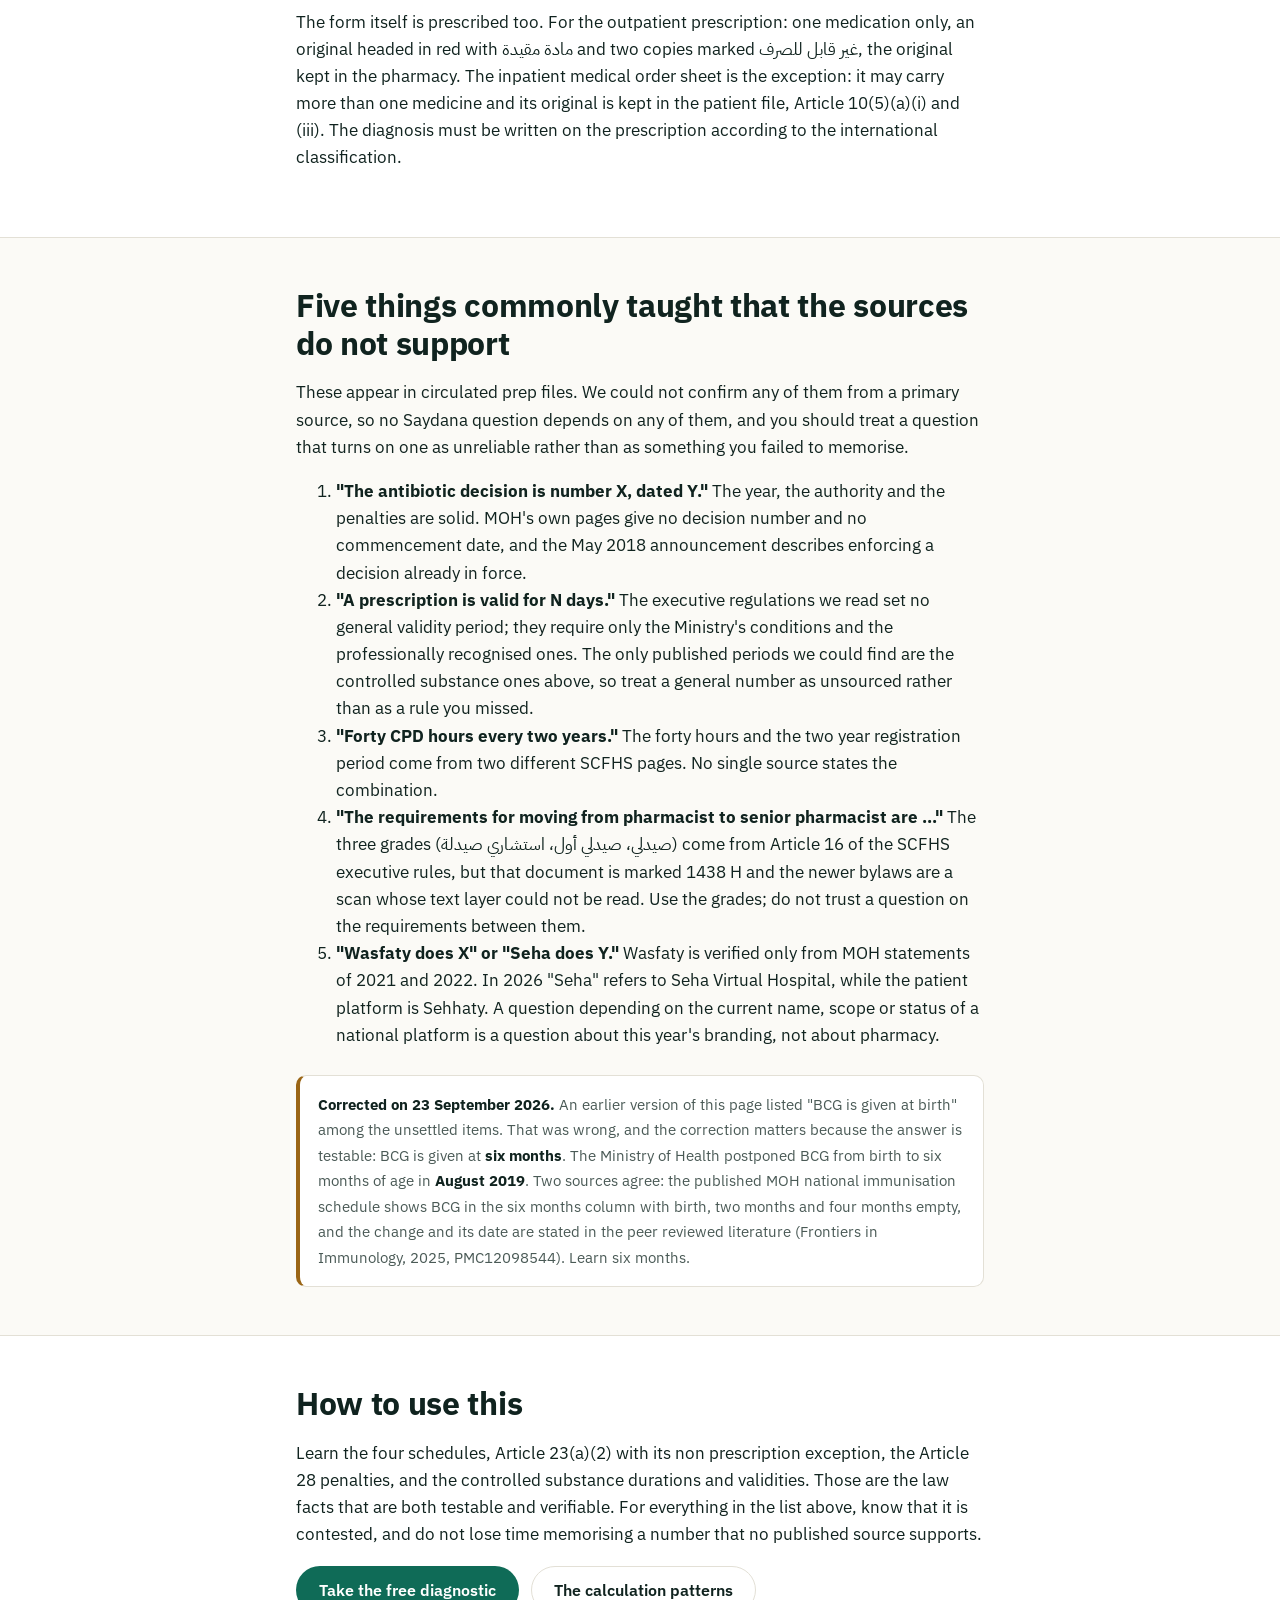
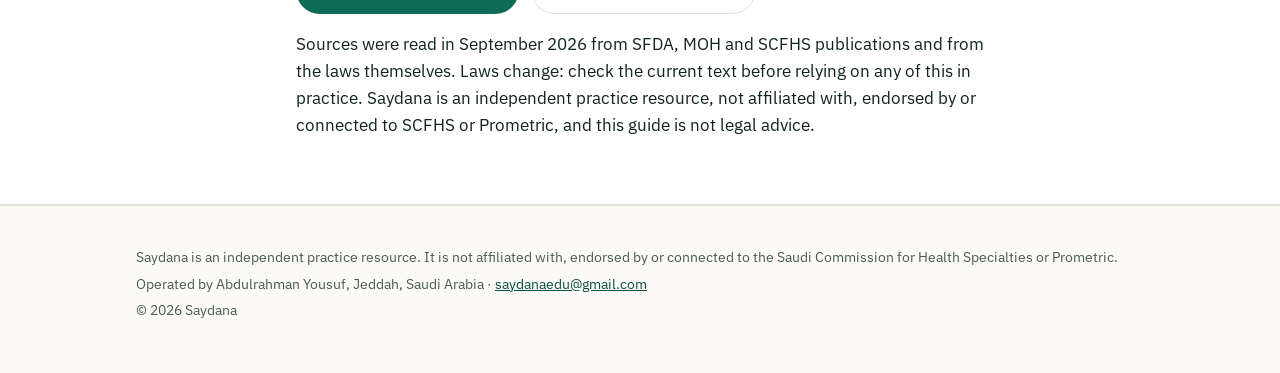
<file: law.html>
<!doctype html>
<html lang="en">
<head>
<meta charset="utf-8">
<meta name="viewport" content="width=device-width, initial-scale=1">
<title>Saudi pharmacy law for the SPLE, with the sources · Saydana</title>
<meta name="description" content="What Saudi law actually says about prescription-only dispensing, antibiotics, controlled substances and penalties, each with the article it comes from, plus five things candidates are commonly taught that the primary sources do not support.">
<meta property="og:type" content="website">
<meta property="og:site_name" content="Saydana">
<meta property="og:title" content="Saudi pharmacy law for the SPLE, with the sources · Saydana">
<meta property="og:description" content="What Saudi law actually says about prescription-only dispensing, antibiotics, controlled substances and penalties, each with the article it comes from, plus five things candidates are commonly taught that the primary sources do not support.">
<meta property="og:image" content="https://q2ddxx-hub.github.io/saydana/og.png">
<meta property="og:image:width" content="1200"><meta property="og:image:height" content="630">
<meta property="og:locale" content="en_US">
<meta name="twitter:card" content="summary_large_image">
<meta property="og:url" content="https://q2ddxx-hub.github.io/saydana/law.html">
<link rel="canonical" href="https://q2ddxx-hub.github.io/saydana/law.html">
<link rel="alternate" hreflang="ar" href="law-ar.html">
<link rel="preconnect" href="https://fonts.googleapis.com">
<link rel="preconnect" href="https://fonts.gstatic.com" crossorigin>
<link rel="stylesheet" href="https://fonts.googleapis.com/css2?family=IBM+Plex+Sans+Arabic:wght@400;500;600;700&family=IBM+Plex+Sans:wght@400;500;600;700&family=Reem+Kufi:wght@600;700&display=swap">
<link rel="stylesheet" href="style.css">
</head>
<body>

<a class="skip" href="#main">Skip to content</a>
<header class="top"><div class="wrap">
  <a class="brand" href="index.html"><b>Saydana</b><span lang="ar" dir="rtl">صيدنة</span></a>
  <nav aria-label="Main">
    <a href="practice.html">Free diagnostic</a><a href="study-plan.html">Study plan</a><a href="calculations.html">Calculations</a><a href="law.html" aria-current="page">Law</a>
    <a href="law-ar.html" lang="ar" dir="rtl" hreflang="ar">العربية</a>
  </nav>
</div></header>

<main id="main">
<section class="hero"><div class="wrap narrow">
  <p class="eyebrow">Free guide</p>
  <h1>Saudi pharmacy law, with the article it comes from</h1>
  <p class="lede">Law questions are where candidates lose marks to confident misinformation. Every statement below names the law and the article it comes from, read in September 2026. The last section is the one to read twice: five things taught in prep files that the primary sources do not support.</p>
  <div class="actions"><a class="btn btn-primary" href="practice.html">Test yourself on the free diagnostic</a></div>
</div></section>

<section class="band"><div class="wrap narrow">
  <h2>Who regulates what</h2>
  <p>Three bodies, and questions often turn on telling them apart.</p>
  <ul>
    <li><b>SFDA</b> <bdi lang="ar" dir="rtl">(الهيئة العامة للغذاء والدواء)</bdi>, established by Council of Ministers resolution no. (1) of 07/01/1424 H. For a pharmacist: drug registration and pricing, the registered drug list, the electronic narcotics system that every controlled dispensing in a private therapeutic institution is entered into, and the rule that a substituted alternative must itself be registered with SFDA.</li>
    <li><b>Ministry of Health</b>, under the Health Law <bdi lang="ar" dir="rtl">(النظام الصحي)</bdi>, Royal Decree M/11 of 23/3/1423 H, Article 5: responsible for providing health care, and for the instructions on preventing, reporting and containing communicable and quarantinable diseases.</li>
    <li><b>SCFHS</b> <bdi lang="ar" dir="rtl">(الهيئة السعودية للتخصصات الصحية)</bdi>, which registers and classifies practitioners. Note carefully what it does <b>not</b> do. Under <b>Article 2</b> of the Law of Practising Healthcare Professions the licence to practise is issued by the <b>Ministry</b>, and registration with SCFHS is one of the conditions of that licence, not the licence itself. A question that offers SCFHS as the licensing body is testing exactly this. Article 2(c) adds the case worth knowing: appointment to a health profession post in a government body counts as the licence to practise within that body, provided SCFHS registration precedes it.</li>
  </ul>
</div></section>

<section><div class="wrap narrow">
  <h2>Dispensing without a prescription</h2>
  <p>The Law of Practising Healthcare Professions, <b>Article 23(a)(2)</b>, prohibits a pharmacist from dispensing any medicine except on a prescription issued by a physician licensed to practise in the Kingdom, and excepts the medicines the Ministry determines. The executive regulations, clause 2-23(c), identify that exception as the medicines in the Saudi Guide for Non Prescription Medicines <bdi lang="ar" dir="rtl">(الدليل السعودي للأدوية اللاوصفية)</bdi>.</p>
  <p>So the general rule is not a list of banned drugs. It is the reverse: everything needs a prescription unless the Ministry has put it on the non prescription guide.</p>

  <h3>Antibiotics</h3>
  <p>There is no separate antibiotics statute. The rule is Article 23(a)(2) applied to antibiotics by a Ministry decision, enforced from 2018. MOH's own announcement of 6 May 2018 describes the start of a continuous inspection campaign in all regions to verify that antibiotics are not dispensed except on a prescription, applying to every pharmacy in the Kingdom, with the physician recording refill information where needed and the patient keeping the prescription.</p>
  <p><b>Penalties</b> are those of <b>Article 28</b> of the same Law: imprisonment of up to six months and a fine of up to SAR 100,000, or one of the two penalties, and without prejudice to any more severe penalty in another law. Cancellation of the licence is <b>not</b> an Article 28 penalty, and an option that lists it among them is testing that distinction. Cancellation is disciplinary, under <b>Articles 31 and 32</b>, where the penalties are a warning, a fine of up to SAR 10,000, and cancellation of the licence with removal of the name from the register, after which a new application may not be submitted for at least two years. Disciplinary liability runs in addition to criminal and civil liability, not instead of it.</p>
</div></section>

<section class="band"><div class="wrap narrow">
  <h2>Controlled substances</h2>
  <p>Source: the SFDA compendium <i>Procedures and Controls for Narcotic Drugs and Psychotropic Substances</i> <bdi lang="ar" dir="rtl">(إجراءات وضوابط المخدرات والمؤثرات العقلية)</bdi>, published 21 November 2021 and last updated 18 July 2024, 186 pages, Arabic and English side by side.</p>

  <h3>The schedules are four, not five</h3>
  <p>The Law of Combating Narcotic Drugs and Psychotropic Substances works from four annexed schedules: <b>(I)</b> narcotic drugs, <b>(II)</b> psychotropic substances and <b>(III)</b> chemical precursors, the three defined in Article 1, and <b>(IV)</b> plants, which the Law uses from Article 3 onwards. There is no Saudi equivalent of the United States Schedule I to V, and a question that offers one is testing whether you imported American law.</p>

  <h3>How long a prescription may cover</h3>
  <ul>
    <li>Narcotics for clinic patients and outpatients: a period not exceeding <b>sixty days</b>. Article 10(2).</li>
    <li>Narcotics in emergencies: not more than <b>three days</b> only, after which the patient is referred to the competent physician authorised to prescribe for longer, if the need arises. Article 10(2).</li>
    <li>Psychotropics for clinic patients and outpatients: not exceeding <b>thirty days</b>, except for epilepsy, Parkinson's disease, attention deficit and hyperactivity disorder, peripheral and central neuropathic pain and fibromyalgia, where a consultant, senior registrar or registrar may prescribe up to <b>ninety days</b>. Article 10(3)(b).</li>
    <li>Psychotropics in emergencies: not more than <b>three days</b> only, after which the patient is referred to the physician authorised to prescribe for longer, if needed. Article 10(3)(c).</li>
    <li>Inpatients, <b>narcotics and psychotropics alike</b>: not more than <b>seven days</b>, and the prescription may be repeated if needed. This is a general control, Article 10(4)(d), not a psychotropics rule. The sixty day narcotic figure above is for clinic patients and outpatients and never for an inpatient.</li>
  </ul>

  <h3>How long the prescription stays valid</h3>
  <p>From the Implementing Regulations, Article 20, prescription validity paragraph, and the Procedures and Controls, Article 10(5)(a)(v) and Article 10(8)(f):</p>
  <ul>
    <li><b>One day only</b> in emergency cases.</li>
    <li><b>Seven days</b> for clinic patients and outpatients.</li>
    <li><b>Forty eight hours</b> for an inpatient medical order sheet, from issue.</li>
  </ul>
  <p>The form itself is prescribed too. For the outpatient prescription: one medication only, an original headed in red with <bdi lang="ar" dir="rtl">مادة مقيدة</bdi> and two copies marked <bdi lang="ar" dir="rtl">غير قابل للصرف</bdi>, the original kept in the pharmacy. The inpatient medical order sheet is the exception: it may carry more than one medicine and its original is kept in the patient file, Article 10(5)(a)(i) and (iii). The diagnosis must be written on the prescription according to the international classification.</p>
</div></section>

<section><div class="wrap narrow">
  <h2>Five things commonly taught that the sources do not support</h2>
  <p>These appear in circulated prep files. We could not confirm any of them from a primary source, so no Saydana question depends on any of them, and you should treat a question that turns on one as unreliable rather than as something you failed to memorise.</p>
  <ol>
    <li><b>"The antibiotic decision is number X, dated Y."</b> The year, the authority and the penalties are solid. MOH's own pages give no decision number and no commencement date, and the May 2018 announcement describes enforcing a decision already in force.</li>
    <li><b>"A prescription is valid for N days."</b> The executive regulations we read set no general validity period; they require only the Ministry's conditions and the professionally recognised ones. The only published periods we could find are the controlled substance ones above, so treat a general number as unsourced rather than as a rule you missed.</li>
    <li><b>"Forty CPD hours every two years."</b> The forty hours and the two year registration period come from two different SCFHS pages. No single source states the combination.</li>
    <li><b>"The requirements for moving from pharmacist to senior pharmacist are ..."</b> The three grades <bdi lang="ar" dir="rtl">(صيدلي، صيدلي أول، استشاري صيدلة)</bdi> come from Article 16 of the SCFHS executive rules, but that document is marked 1438 H and the newer bylaws are a scan whose text layer could not be read. Use the grades; do not trust a question on the requirements between them.</li>
    <li><b>"Wasfaty does X" or "Seha does Y."</b> Wasfaty is verified only from MOH statements of 2021 and 2022. In 2026 "Seha" refers to Seha Virtual Hospital, while the patient platform is Sehhaty. A question depending on the current name, scope or status of a national platform is a question about this year's branding, not about pharmacy.</li>
  </ol>

  <div class="correction">
    <p><b>Corrected on 23 September 2026.</b> An earlier version of this page listed <bdi>"BCG is given at birth"</bdi> among the unsettled items. That was wrong, and the correction matters because the answer is testable: BCG is given at <b>six months</b>. The Ministry of Health postponed BCG from birth to six months of age in <b>August 2019</b>. Two sources agree: the published MOH national immunisation schedule shows BCG in the six months column with birth, two months and four months empty, and the change and its date are stated in the peer reviewed literature (Frontiers in Immunology, 2025, PMC12098544). Learn six months.</p>
  </div>
</div></section>

<section class="band"><div class="wrap narrow">
  <h2>How to use this</h2>
  <p>Learn the four schedules, Article 23(a)(2) with its non prescription exception, the Article 28 penalties, and the controlled substance durations and validities. Those are the law facts that are both testable and verifiable. For everything in the list above, know that it is contested, and do not lose time memorising a number that no published source supports.</p>
  <div class="actions"><a class="btn btn-primary" href="practice.html">Take the free diagnostic</a><a class="btn btn-ghost" href="calculations.html">The calculation patterns</a></div>
  <p class="notes">Sources were read in September 2026 from SFDA, MOH and SCFHS publications and from the laws themselves. Laws change: check the current text before relying on any of this in practice. Saydana is an independent practice resource, not affiliated with, endorsed by or connected to SCFHS or Prometric, and this guide is not legal advice.</p>
</div></section>
</main>

<footer><div class="wrap">
  <p>Saydana is an independent practice resource. It is not affiliated with, endorsed by or connected to the Saudi Commission for Health Specialties or Prometric.</p>
  <p>Operated by Abdulrahman Yousuf, Jeddah, Saudi Arabia · <a href="mailto:saydanaedu@gmail.com">saydanaedu@gmail.com</a></p>
  <p>© 2026 Saydana</p>
</div></footer>
<script defer src="https://static.cloudflareinsights.com/beacon.min.js" data-cf-beacon='{"token": "5df39d59332e4a31a87851a8a1c9dbc7"}'></script>
</body>
</html>
</file>
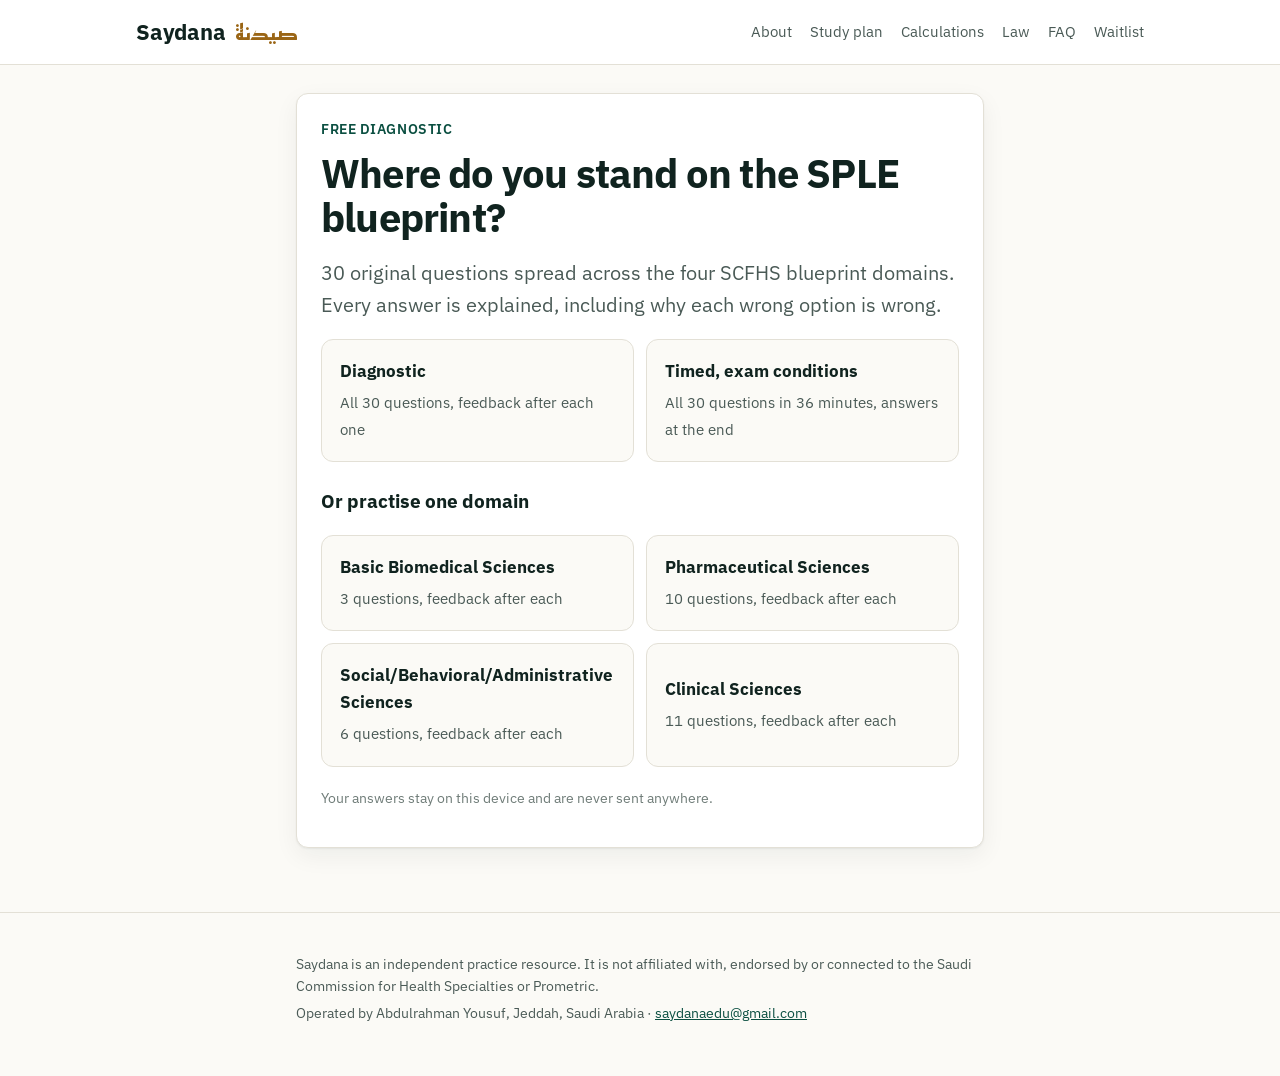
<file: practice.html>
<!doctype html>
<html lang="en">
<head>
<meta charset="utf-8">
<meta name="viewport" content="width=device-width, initial-scale=1">
<title>Free SPLE diagnostic · Saydana</title>
<meta name="description" content="A free diagnostic of original SPLE practice questions across the four SCFHS blueprint domains, with every option explained.">
<meta property="og:type" content="website">
<meta property="og:site_name" content="Saydana">
<meta property="og:title" content="Free SPLE diagnostic · Saydana">
<meta property="og:description" content="A free diagnostic of original SPLE practice questions across the four SCFHS blueprint domains, with every option explained.">
<meta property="og:image" content="https://q2ddxx-hub.github.io/saydana/og.png">
<meta property="og:image:width" content="1200"><meta property="og:image:height" content="630">
<meta property="og:locale" content="en_US">
<meta name="twitter:card" content="summary_large_image">
<meta property="og:url" content="https://q2ddxx-hub.github.io/saydana/practice.html">
<link rel="canonical" href="https://q2ddxx-hub.github.io/saydana/practice.html">
<link rel="preconnect" href="https://fonts.googleapis.com">
<link rel="preconnect" href="https://fonts.gstatic.com" crossorigin>
<link rel="stylesheet" href="https://fonts.googleapis.com/css2?family=IBM+Plex+Sans+Arabic:wght@400;500;600;700&family=IBM+Plex+Sans:wght@400;500;600;700&family=Reem+Kufi:wght@600;700&display=swap">
<link rel="stylesheet" href="style.css">
</head>
<body>

<a class="skip" href="#app">Skip to the questions</a>
<header class="top"><div class="wrap">
  <a class="brand" href="index.html"><b>Saydana</b><span lang="ar" dir="rtl">صيدنة</span></a>
  <nav aria-label="Main"><a href="index.html">About</a><a href="study-plan.html">Study plan</a><a href="calculations.html">Calculations</a><a href="law.html">Law</a><a href="index.html#faq">FAQ</a><a href="https://docs.google.com/forms/d/e/1FAIpQLSf6wiuIN73-fXzWj4PX_w4nALLbL-hMKpoZGsXhOU76ulhU3w/viewform" target="_blank" rel="noopener">Waitlist</a></nav>
</div></header>
<main class="app"><div class="wrap narrow" id="app" aria-live="polite"></div></main>
<footer><div class="wrap narrow">
  <p>Saydana is an independent practice resource. It is not affiliated with, endorsed by or connected to the Saudi Commission for Health Specialties or Prometric.</p>
  <p>Operated by Abdulrahman Yousuf, Jeddah, Saudi Arabia · <a href="mailto:saydanaedu@gmail.com">saydanaedu@gmail.com</a></p>
</div></footer>
<script src="items.js"></script>
<script src="app.js"></script>
<script defer src="https://static.cloudflareinsights.com/beacon.min.js" data-cf-beacon='{"token": "5df39d59332e4a31a87851a8a1c9dbc7"}'></script>
</body>
</html>
</file>
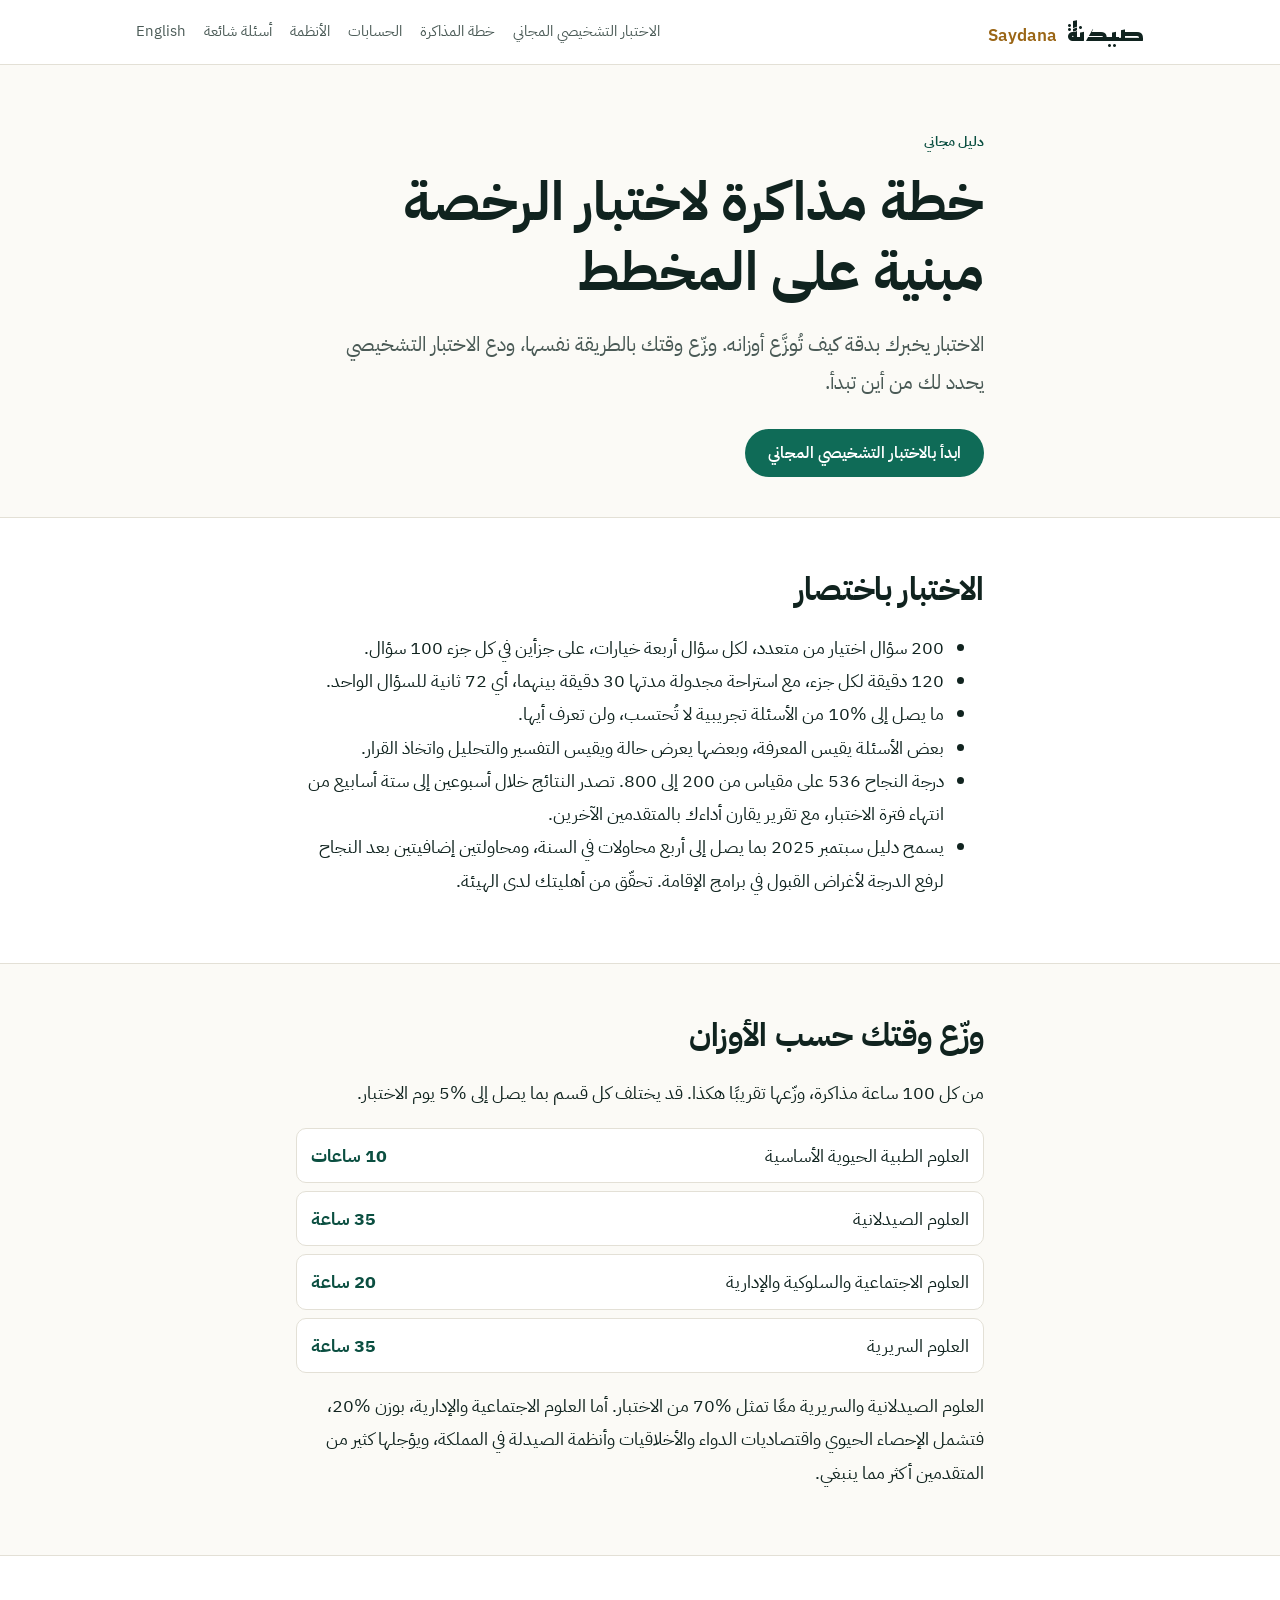
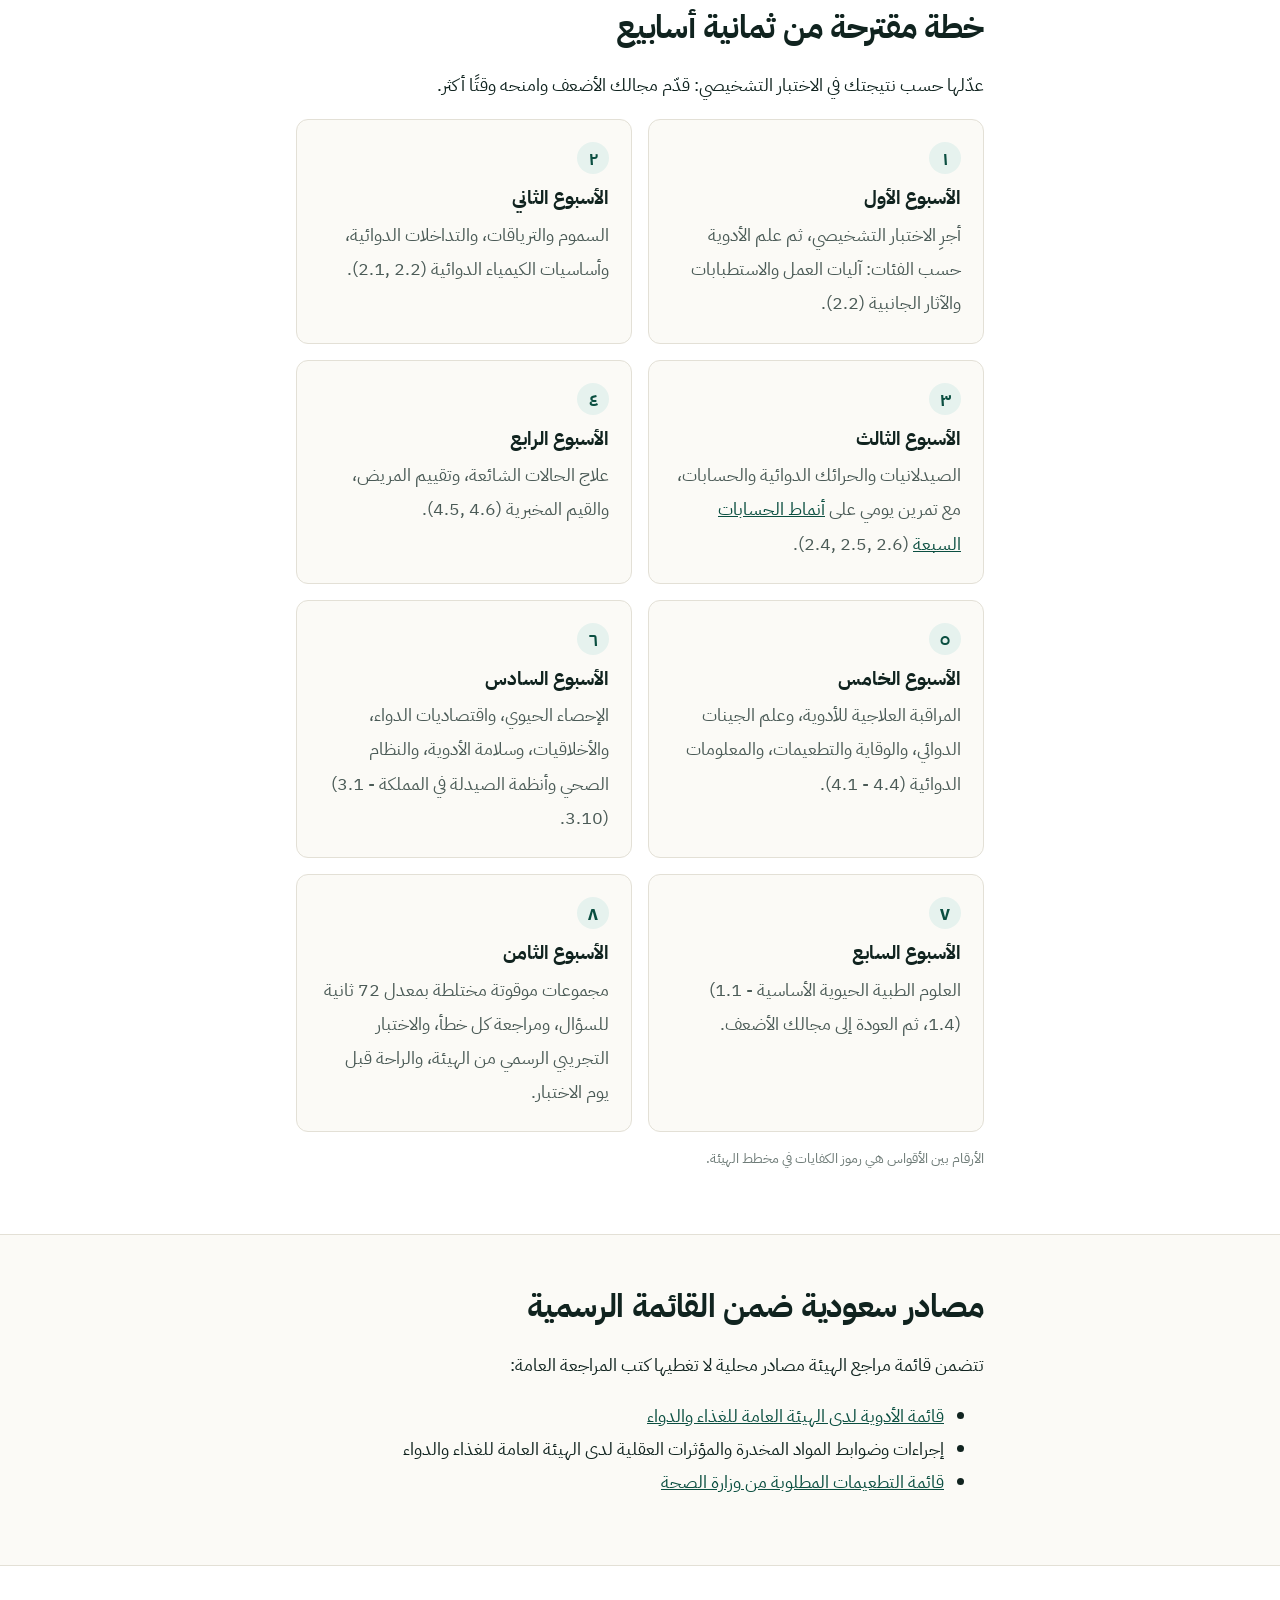
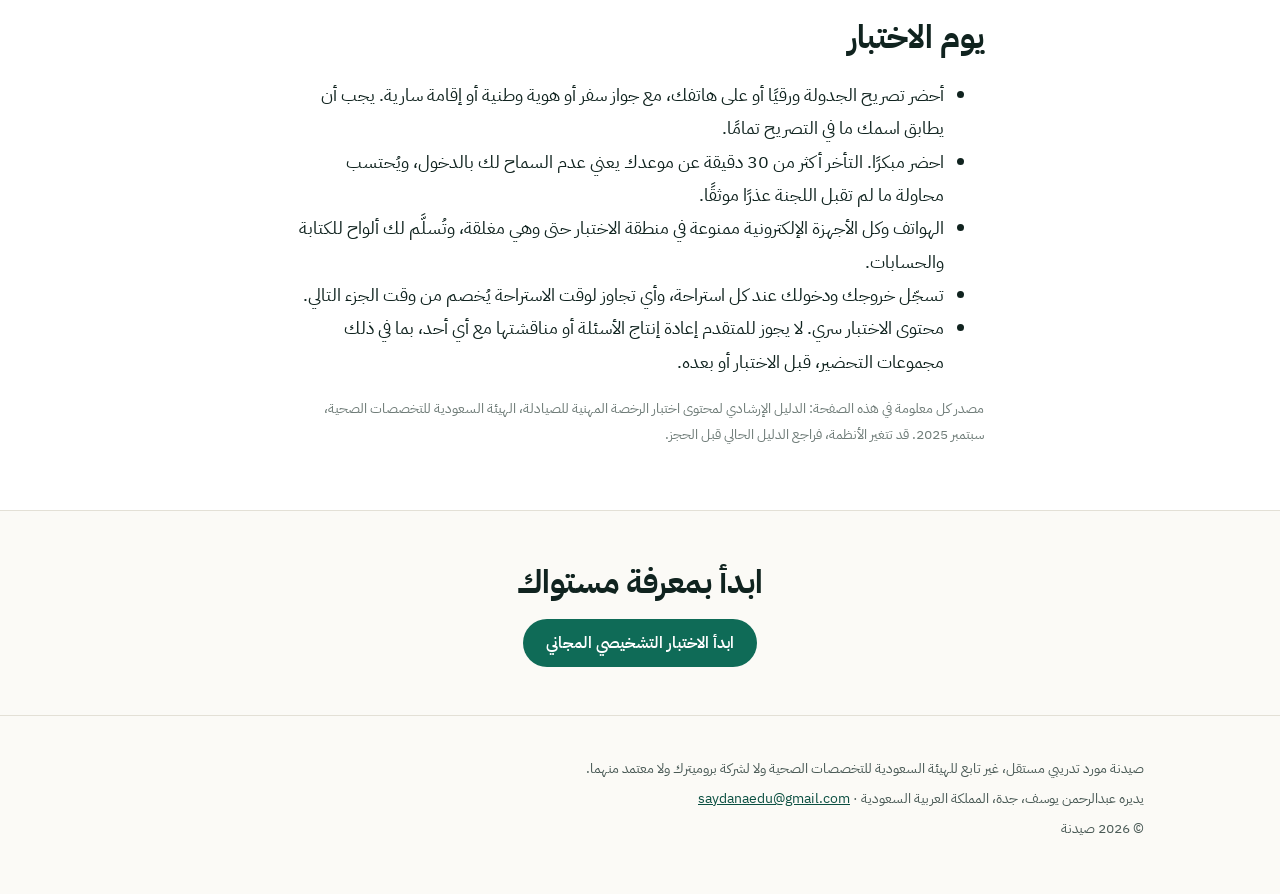
<file: study-plan-ar.html>
<!doctype html>
<html lang="ar" dir="rtl">
<head>
<meta charset="utf-8">
<meta name="viewport" content="width=device-width, initial-scale=1">
<title>خطة مذاكرة لاختبار الرخصة حسب أوزان المخطط · صيدنة</title>
<meta name="description" content="خطة مجانية للمذاكرة لاختبار الرخصة المهنية للصيادلة مبنية على المخطط الرسمي للهيئة: هيكل الاختبار، وتوزيع وقتك حسب أوزان المجالات، وخطة من ثمانية أسابيع، وما تتوقعه يوم الاختبار.">
<meta property="og:type" content="website">
<meta property="og:site_name" content="Saydana">
<meta property="og:title" content="خطة مذاكرة لاختبار الرخصة حسب أوزان المخطط · صيدنة">
<meta property="og:description" content="خطة مجانية للمذاكرة لاختبار الرخصة المهنية للصيادلة مبنية على المخطط الرسمي للهيئة: هيكل الاختبار، وتوزيع وقتك حسب أوزان المجالات، وخطة من ثمانية أسابيع، وما تتوقعه يوم الاختبار.">
<meta property="og:image" content="https://q2ddxx-hub.github.io/saydana/og.png">
<meta property="og:image:width" content="1200"><meta property="og:image:height" content="630">
<meta property="og:locale" content="ar_SA">
<meta name="twitter:card" content="summary_large_image">
<meta property="og:url" content="https://q2ddxx-hub.github.io/saydana/study-plan-ar.html">
<link rel="canonical" href="https://q2ddxx-hub.github.io/saydana/study-plan-ar.html">
<link rel="alternate" hreflang="en" href="study-plan.html">
<link rel="preconnect" href="https://fonts.googleapis.com">
<link rel="preconnect" href="https://fonts.gstatic.com" crossorigin>
<link rel="stylesheet" href="https://fonts.googleapis.com/css2?family=IBM+Plex+Sans+Arabic:wght@400;500;600;700&family=IBM+Plex+Sans:wght@400;500;600;700&family=Reem+Kufi:wght@600;700&display=swap">
<link rel="stylesheet" href="style.css">
</head>
<body dir="rtl">

<a class="skip" href="#main">انتقل إلى المحتوى</a>
<header class="top"><div class="wrap">
  <a class="brand" href="ar.html"><b>صيدنة</b><span lang="en" dir="ltr">Saydana</span></a>
  <nav aria-label="القائمة الرئيسية">
    <a href="practice.html">الاختبار التشخيصي المجاني</a><a href="study-plan-ar.html" aria-current="page">خطة المذاكرة</a><a href="calculations-ar.html">الحسابات</a><a href="law-ar.html">الأنظمة</a><a href="ar.html#faq">أسئلة شائعة</a>
    <a href="study-plan.html" lang="en" dir="ltr" hreflang="en">English</a>
  </nav>
</div></header>

<main id="main">
<section class="hero"><div class="wrap narrow">
  <p class="eyebrow">دليل مجاني</p>
  <h1>خطة مذاكرة لاختبار الرخصة مبنية على المخطط</h1>
  <p class="lede">الاختبار يخبرك بدقة كيف تُوزَّع أوزانه. وزّع وقتك بالطريقة نفسها، ودع الاختبار التشخيصي يحدد لك من أين تبدأ.</p>
  <div class="actions"><a class="btn btn-primary" href="practice.html">ابدأ بالاختبار التشخيصي المجاني</a></div>
</div></section>

<section class="band"><div class="wrap narrow">
  <h2>الاختبار باختصار</h2>
  <ul>
    <li><bdi>200</bdi> سؤال اختيار من متعدد، لكل سؤال أربعة خيارات، على جزأين في كل جزء <bdi>100</bdi> سؤال.</li>
    <li><bdi>120</bdi> دقيقة لكل جزء، مع استراحة مجدولة مدتها <bdi>30</bdi> دقيقة بينهما، أي <bdi>72</bdi> ثانية للسؤال الواحد.</li>
    <li>ما يصل إلى <bdi>10%</bdi> من الأسئلة تجريبية لا تُحتسب، ولن تعرف أيها.</li>
    <li>بعض الأسئلة يقيس المعرفة، وبعضها يعرض حالة ويقيس التفسير والتحليل واتخاذ القرار.</li>
    <li>درجة النجاح <bdi>536</bdi> على مقياس من <bdi>200</bdi> إلى <bdi>800</bdi>. تصدر النتائج خلال أسبوعين إلى ستة أسابيع من انتهاء فترة الاختبار، مع تقرير يقارن أداءك بالمتقدمين الآخرين.</li>
    <li>يسمح دليل سبتمبر <bdi>2025</bdi> بما يصل إلى أربع محاولات في السنة، ومحاولتين إضافيتين بعد النجاح لرفع الدرجة لأغراض القبول في برامج الإقامة. تحقّق من أهليتك لدى الهيئة.</li>
  </ul>
</div></section>

<section><div class="wrap narrow">
  <h2>وزّع وقتك حسب الأوزان</h2>
  <p>من كل <bdi>100</bdi> ساعة مذاكرة، وزّعها تقريبًا هكذا. قد يختلف كل قسم بما يصل إلى <bdi>5%</bdi> يوم الاختبار.</p>
  <ul class="domains">
    <li><span>العلوم الطبية الحيوية الأساسية</span><b><bdi>10</bdi> ساعات</b></li>
    <li><span>العلوم الصيدلانية</span><b><bdi>35</bdi> ساعة</b></li>
    <li><span>العلوم الاجتماعية والسلوكية والإدارية</span><b><bdi>20</bdi> ساعة</b></li>
    <li><span>العلوم السريرية</span><b><bdi>35</bdi> ساعة</b></li>
  </ul>
  <p style="margin-top:16px">العلوم الصيدلانية والسريرية معًا تمثل <bdi>70%</bdi> من الاختبار. أما العلوم الاجتماعية والإدارية، بوزن <bdi>20%</bdi>، فتشمل الإحصاء الحيوي واقتصاديات الدواء والأخلاقيات وأنظمة الصيدلة في المملكة، ويؤجلها كثير من المتقدمين أكثر مما ينبغي.</p>
</div></section>

<section class="band"><div class="wrap narrow">
  <h2>خطة مقترحة من ثمانية أسابيع</h2>
  <p>عدّلها حسب نتيجتك في الاختبار التشخيصي: قدّم مجالك الأضعف وامنحه وقتًا أكثر.</p>
  <ol class="steps" style="margin-top:16px">
    <li class="card"><span class="num">١</span><h3>الأسبوع الأول</h3><p>أجرِ الاختبار التشخيصي، ثم علم الأدوية حسب الفئات: آليات العمل والاستطبابات والآثار الجانبية <bdi dir="ltr">(2.2)</bdi>.</p></li>
    <li class="card"><span class="num">٢</span><h3>الأسبوع الثاني</h3><p>السموم والترياقات، والتداخلات الدوائية، وأساسيات الكيمياء الدوائية <bdi dir="ltr">(2.1, 2.2)</bdi>.</p></li>
    <li class="card"><span class="num">٣</span><h3>الأسبوع الثالث</h3><p>الصيدلانيات والحرائك الدوائية والحسابات، مع تمرين يومي على <a href="calculations-ar.html">أنماط الحسابات السبعة</a> <bdi dir="ltr">(2.4, 2.5, 2.6)</bdi>.</p></li>
    <li class="card"><span class="num">٤</span><h3>الأسبوع الرابع</h3><p>علاج الحالات الشائعة، وتقييم المريض، والقيم المخبرية <bdi dir="ltr">(4.5, 4.6)</bdi>.</p></li>
    <li class="card"><span class="num">٥</span><h3>الأسبوع الخامس</h3><p>المراقبة العلاجية للأدوية، وعلم الجينات الدوائي، والوقاية والتطعيمات، والمعلومات الدوائية <bdi dir="ltr">(4.1 - 4.4)</bdi>.</p></li>
    <li class="card"><span class="num">٦</span><h3>الأسبوع السادس</h3><p>الإحصاء الحيوي، واقتصاديات الدواء، والأخلاقيات، وسلامة الأدوية، والنظام الصحي وأنظمة الصيدلة في المملكة <bdi dir="ltr">(3.1 - 3.10)</bdi>.</p></li>
    <li class="card"><span class="num">٧</span><h3>الأسبوع السابع</h3><p>العلوم الطبية الحيوية الأساسية <bdi dir="ltr">(1.1 - 1.4)</bdi>، ثم العودة إلى مجالك الأضعف.</p></li>
    <li class="card"><span class="num">٨</span><h3>الأسبوع الثامن</h3><p>مجموعات موقوتة مختلطة بمعدل <bdi>72</bdi> ثانية للسؤال، ومراجعة كل خطأ، والاختبار التجريبي الرسمي من الهيئة، والراحة قبل يوم الاختبار.</p></li>
  </ol>
  <p class="note" style="margin-top:14px">الأرقام بين الأقواس هي رموز الكفايات في مخطط الهيئة.</p>
</div></section>

<section><div class="wrap narrow">
  <h2>مصادر سعودية ضمن القائمة الرسمية</h2>
  <p>تتضمن قائمة مراجع الهيئة مصادر محلية لا تغطيها كتب المراجعة العامة:</p>
  <ul>
    <li><a href="https://www.sfda.gov.sa/en/drug/search/Pages/default.aspx" rel="noopener">قائمة الأدوية لدى الهيئة العامة للغذاء والدواء</a></li>
    <li>إجراءات وضوابط المواد المخدرة والمؤثرات العقلية لدى الهيئة العامة للغذاء والدواء</li>
    <li><a href="https://www.moh.gov.sa/en/Ministry/Rules/Pages/default.aspx" rel="noopener">قائمة التطعيمات المطلوبة من وزارة الصحة</a></li>
  </ul>
</div></section>

<section class="band"><div class="wrap narrow">
  <h2>يوم الاختبار</h2>
  <ul>
    <li>أحضر تصريح الجدولة ورقيًا أو على هاتفك، مع جواز سفر أو هوية وطنية أو إقامة سارية. يجب أن يطابق اسمك ما في التصريح تمامًا.</li>
    <li>احضر مبكرًا. التأخر أكثر من <bdi>30</bdi> دقيقة عن موعدك يعني عدم السماح لك بالدخول، ويُحتسب محاولة ما لم تقبل اللجنة عذرًا موثقًا.</li>
    <li>الهواتف وكل الأجهزة الإلكترونية ممنوعة في منطقة الاختبار حتى وهي مغلقة، وتُسلَّم لك ألواح للكتابة والحسابات.</li>
    <li>تسجّل خروجك ودخولك عند كل استراحة، وأي تجاوز لوقت الاستراحة يُخصم من وقت الجزء التالي.</li>
    <li>محتوى الاختبار سري. لا يجوز للمتقدم إعادة إنتاج الأسئلة أو مناقشتها مع أي أحد، بما في ذلك مجموعات التحضير، قبل الاختبار أو بعده.</li>
  </ul>
  <p class="note">مصدر كل معلومة في هذه الصفحة: الدليل الإرشادي لمحتوى اختبار الرخصة المهنية للصيادلة، الهيئة السعودية للتخصصات الصحية، سبتمبر <bdi>2025</bdi>. قد تتغير الأنظمة، فراجع الدليل الحالي قبل الحجز.</p>
</div></section>

<section class="cta"><div class="wrap narrow">
  <h2>ابدأ بمعرفة مستواك</h2>
  <div class="actions" style="margin-top:14px"><a class="btn btn-primary" href="practice.html">ابدأ الاختبار التشخيصي المجاني</a></div>
</div></section>
</main>

<footer><div class="wrap">
  <p>صيدنة مورد تدريبي مستقل، غير تابع للهيئة السعودية للتخصصات الصحية ولا لشركة بروميترك ولا معتمد منهما.</p>
  <p>يديره عبدالرحمن يوسف، جدة، المملكة العربية السعودية · <a href="mailto:saydanaedu@gmail.com" dir="ltr">saydanaedu@gmail.com</a></p>
  <p>© <bdi>2026</bdi> صيدنة</p>
</div></footer>
<script defer src="https://static.cloudflareinsights.com/beacon.min.js" data-cf-beacon='{"token": "5df39d59332e4a31a87851a8a1c9dbc7"}'></script>
</body>
</html>
</file>
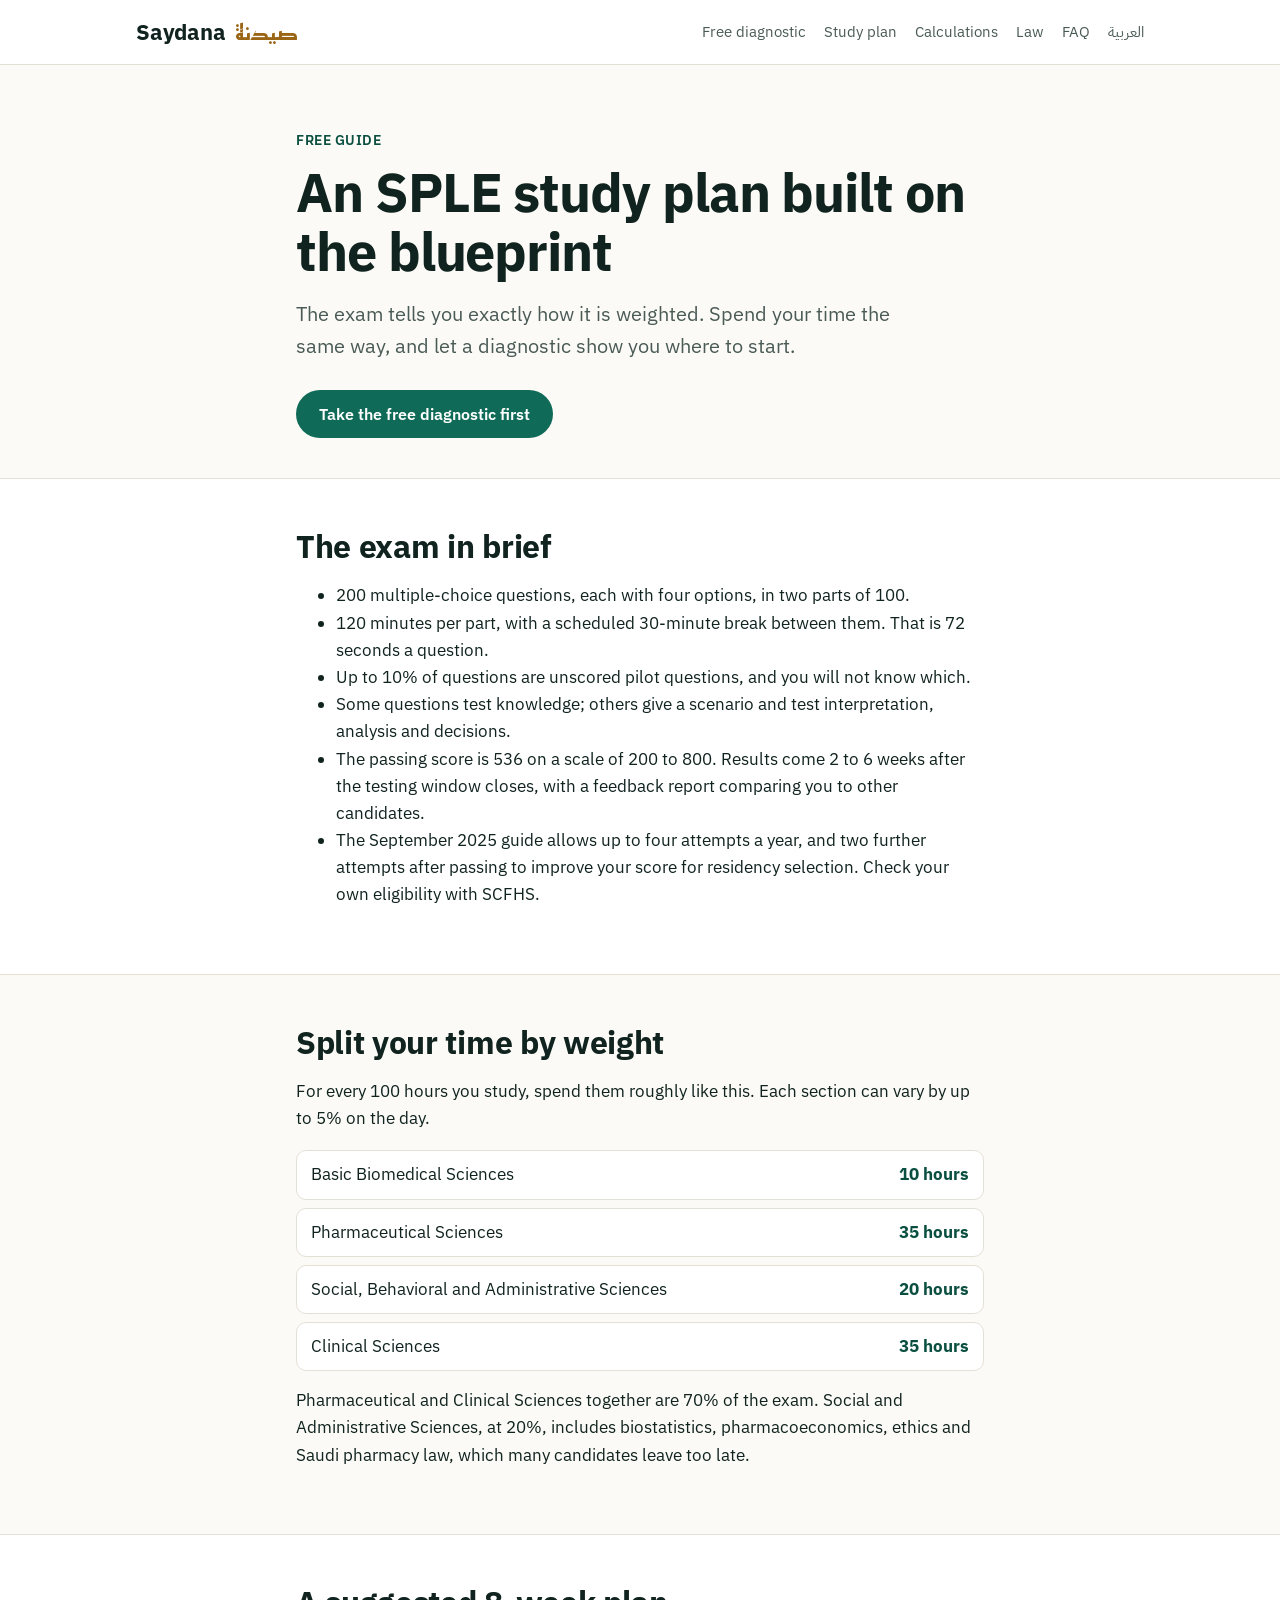
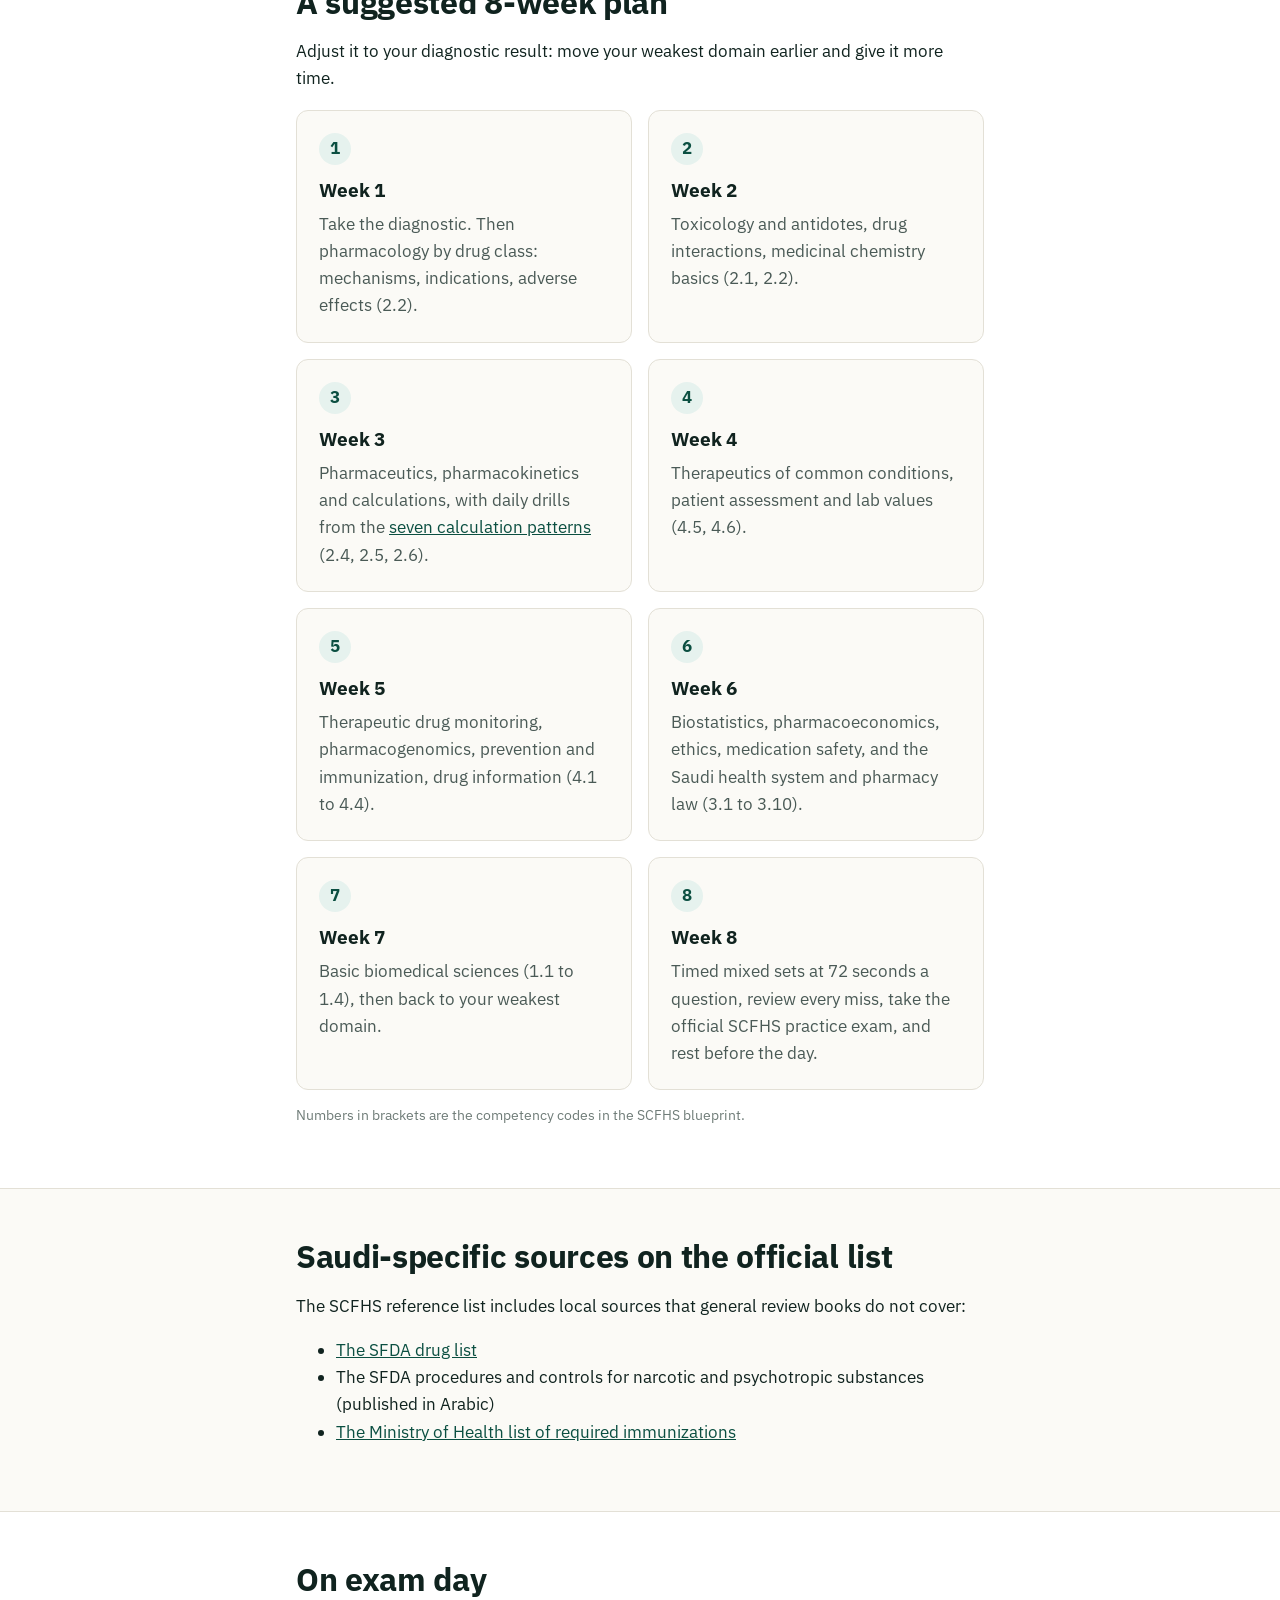
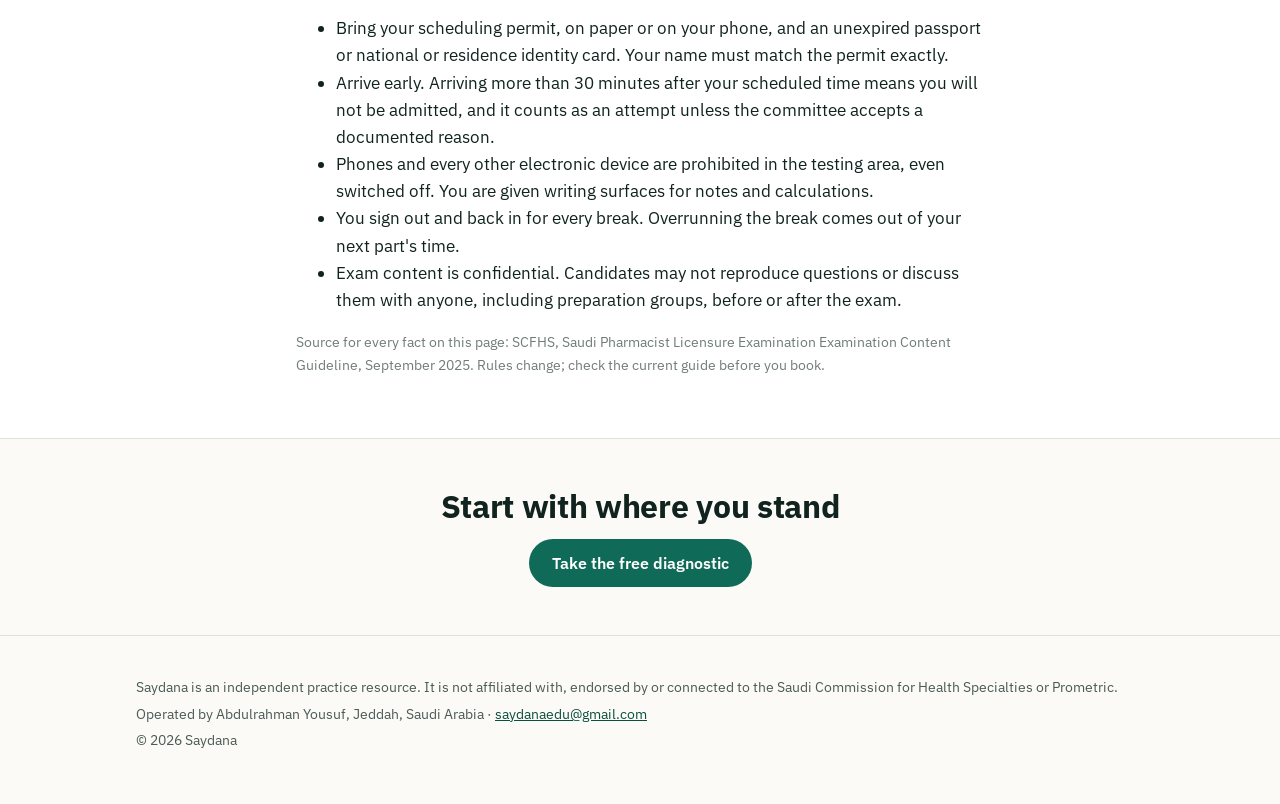
<file: study-plan.html>
<!doctype html>
<html lang="en">
<head>
<meta charset="utf-8">
<meta name="viewport" content="width=device-width, initial-scale=1">
<title>SPLE study plan by blueprint weight · Saydana</title>
<meta name="description" content="A free SPLE study plan built on the official SCFHS blueprint: how the exam is structured, how to split your study time by domain weight, an 8-week plan and what to expect on exam day.">
<meta property="og:type" content="website">
<meta property="og:site_name" content="Saydana">
<meta property="og:title" content="SPLE study plan by blueprint weight · Saydana">
<meta property="og:description" content="A free SPLE study plan built on the official SCFHS blueprint: how the exam is structured, how to split your study time by domain weight, an 8-week plan and what to expect on exam day.">
<meta property="og:image" content="https://q2ddxx-hub.github.io/saydana/og.png">
<meta property="og:image:width" content="1200"><meta property="og:image:height" content="630">
<meta property="og:locale" content="en_US">
<meta name="twitter:card" content="summary_large_image">
<meta property="og:url" content="https://q2ddxx-hub.github.io/saydana/study-plan.html">
<link rel="canonical" href="https://q2ddxx-hub.github.io/saydana/study-plan.html">
<link rel="alternate" hreflang="ar" href="study-plan-ar.html">
<link rel="preconnect" href="https://fonts.googleapis.com">
<link rel="preconnect" href="https://fonts.gstatic.com" crossorigin>
<link rel="stylesheet" href="https://fonts.googleapis.com/css2?family=IBM+Plex+Sans+Arabic:wght@400;500;600;700&family=IBM+Plex+Sans:wght@400;500;600;700&family=Reem+Kufi:wght@600;700&display=swap">
<link rel="stylesheet" href="style.css">
</head>
<body>

<a class="skip" href="#main">Skip to content</a>
<header class="top"><div class="wrap">
  <a class="brand" href="index.html"><b>Saydana</b><span lang="ar" dir="rtl">صيدنة</span></a>
  <nav aria-label="Main">
    <a href="practice.html">Free diagnostic</a><a href="study-plan.html" aria-current="page">Study plan</a><a href="calculations.html">Calculations</a><a href="law.html">Law</a><a href="index.html#faq">FAQ</a>
    <a href="study-plan-ar.html" lang="ar" dir="rtl" hreflang="ar">العربية</a>
  </nav>
</div></header>

<main id="main">
<section class="hero"><div class="wrap narrow">
  <p class="eyebrow">Free guide</p>
  <h1>An SPLE study plan built on the blueprint</h1>
  <p class="lede">The exam tells you exactly how it is weighted. Spend your time the same way, and let a diagnostic show you where to start.</p>
  <div class="actions"><a class="btn btn-primary" href="practice.html">Take the free diagnostic first</a></div>
</div></section>

<section class="band"><div class="wrap narrow">
  <h2>The exam in brief</h2>
  <ul>
    <li>200 multiple-choice questions, each with four options, in two parts of 100.</li>
    <li>120 minutes per part, with a scheduled 30-minute break between them. That is 72 seconds a question.</li>
    <li>Up to 10% of questions are unscored pilot questions, and you will not know which.</li>
    <li>Some questions test knowledge; others give a scenario and test interpretation, analysis and decisions.</li>
    <li>The passing score is 536 on a scale of 200 to 800. Results come 2 to 6 weeks after the testing window closes, with a feedback report comparing you to other candidates.</li>
    <li>The September 2025 guide allows up to four attempts a year, and two further attempts after passing to improve your score for residency selection. Check your own eligibility with SCFHS.</li>
  </ul>
</div></section>

<section><div class="wrap narrow">
  <h2>Split your time by weight</h2>
  <p>For every 100 hours you study, spend them roughly like this. Each section can vary by up to 5% on the day.</p>
  <ul class="domains">
    <li><span>Basic Biomedical Sciences</span><b>10 hours</b></li>
    <li><span>Pharmaceutical Sciences</span><b>35 hours</b></li>
    <li><span>Social, Behavioral and Administrative Sciences</span><b>20 hours</b></li>
    <li><span>Clinical Sciences</span><b>35 hours</b></li>
  </ul>
  <p style="margin-top:16px">Pharmaceutical and Clinical Sciences together are 70% of the exam. Social and Administrative Sciences, at 20%, includes biostatistics, pharmacoeconomics, ethics and Saudi pharmacy law, which many candidates leave too late.</p>
</div></section>

<section class="band"><div class="wrap narrow">
  <h2>A suggested 8-week plan</h2>
  <p>Adjust it to your diagnostic result: move your weakest domain earlier and give it more time.</p>
  <ol class="steps" style="margin-top:16px">
    <li class="card"><span class="num">1</span><h3>Week 1</h3><p>Take the diagnostic. Then pharmacology by drug class: mechanisms, indications, adverse effects (2.2).</p></li>
    <li class="card"><span class="num">2</span><h3>Week 2</h3><p>Toxicology and antidotes, drug interactions, medicinal chemistry basics (2.1, 2.2).</p></li>
    <li class="card"><span class="num">3</span><h3>Week 3</h3><p>Pharmaceutics, pharmacokinetics and calculations, with daily drills from the <a href="calculations.html">seven calculation patterns</a> (2.4, 2.5, 2.6).</p></li>
    <li class="card"><span class="num">4</span><h3>Week 4</h3><p>Therapeutics of common conditions, patient assessment and lab values (4.5, 4.6).</p></li>
    <li class="card"><span class="num">5</span><h3>Week 5</h3><p>Therapeutic drug monitoring, pharmacogenomics, prevention and immunization, drug information (4.1 to 4.4).</p></li>
    <li class="card"><span class="num">6</span><h3>Week 6</h3><p>Biostatistics, pharmacoeconomics, ethics, medication safety, and the Saudi health system and pharmacy law (3.1 to 3.10).</p></li>
    <li class="card"><span class="num">7</span><h3>Week 7</h3><p>Basic biomedical sciences (1.1 to 1.4), then back to your weakest domain.</p></li>
    <li class="card"><span class="num">8</span><h3>Week 8</h3><p>Timed mixed sets at 72 seconds a question, review every miss, take the official SCFHS practice exam, and rest before the day.</p></li>
  </ol>
  <p class="note" style="margin-top:14px">Numbers in brackets are the competency codes in the SCFHS blueprint.</p>
</div></section>

<section><div class="wrap narrow">
  <h2>Saudi-specific sources on the official list</h2>
  <p>The SCFHS reference list includes local sources that general review books do not cover:</p>
  <ul>
    <li><a href="https://www.sfda.gov.sa/en/drug/search/Pages/default.aspx" rel="noopener">The SFDA drug list</a></li>
    <li>The SFDA procedures and controls for narcotic and psychotropic substances (published in Arabic)</li>
    <li><a href="https://www.moh.gov.sa/en/Ministry/Rules/Pages/default.aspx" rel="noopener">The Ministry of Health list of required immunizations</a></li>
  </ul>
</div></section>

<section class="band"><div class="wrap narrow">
  <h2>On exam day</h2>
  <ul>
    <li>Bring your scheduling permit, on paper or on your phone, and an unexpired passport or national or residence identity card. Your name must match the permit exactly.</li>
    <li>Arrive early. Arriving more than 30 minutes after your scheduled time means you will not be admitted, and it counts as an attempt unless the committee accepts a documented reason.</li>
    <li>Phones and every other electronic device are prohibited in the testing area, even switched off. You are given writing surfaces for notes and calculations.</li>
    <li>You sign out and back in for every break. Overrunning the break comes out of your next part's time.</li>
    <li>Exam content is confidential. Candidates may not reproduce questions or discuss them with anyone, including preparation groups, before or after the exam.</li>
  </ul>
  <p class="note">Source for every fact on this page: SCFHS, Saudi Pharmacist Licensure Examination Examination Content Guideline, September 2025. Rules change; check the current guide before you book.</p>
</div></section>

<section class="cta"><div class="wrap narrow">
  <h2>Start with where you stand</h2>
  <div class="actions" style="margin-top:14px"><a class="btn btn-primary" href="practice.html">Take the free diagnostic</a></div>
</div></section>
</main>

<footer><div class="wrap">
  <p>Saydana is an independent practice resource. It is not affiliated with, endorsed by or connected to the Saudi Commission for Health Specialties or Prometric.</p>
  <p>Operated by Abdulrahman Yousuf, Jeddah, Saudi Arabia · <a href="mailto:saydanaedu@gmail.com">saydanaedu@gmail.com</a></p>
  <p>© 2026 Saydana</p>
</div></footer>
<script defer src="https://static.cloudflareinsights.com/beacon.min.js" data-cf-beacon='{"token": "5df39d59332e4a31a87851a8a1c9dbc7"}'></script>
</body>
</html>
</file>
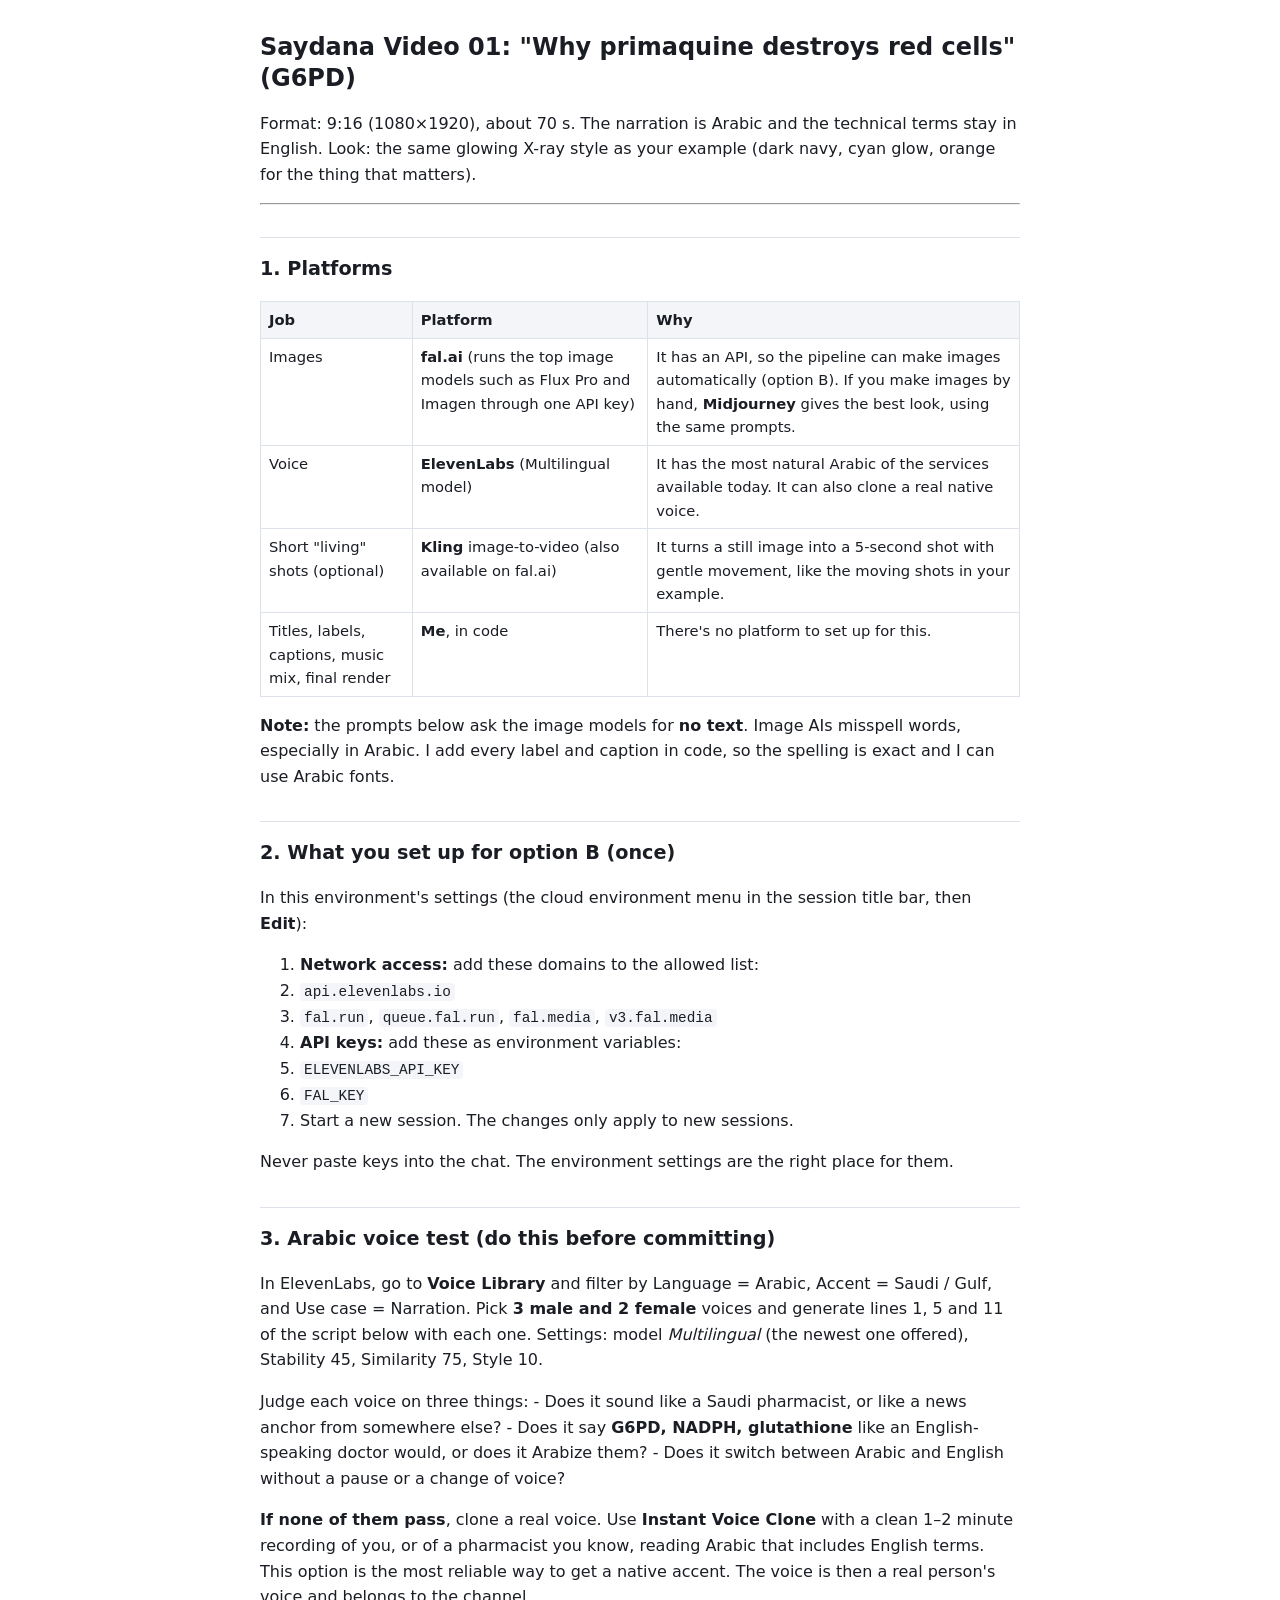
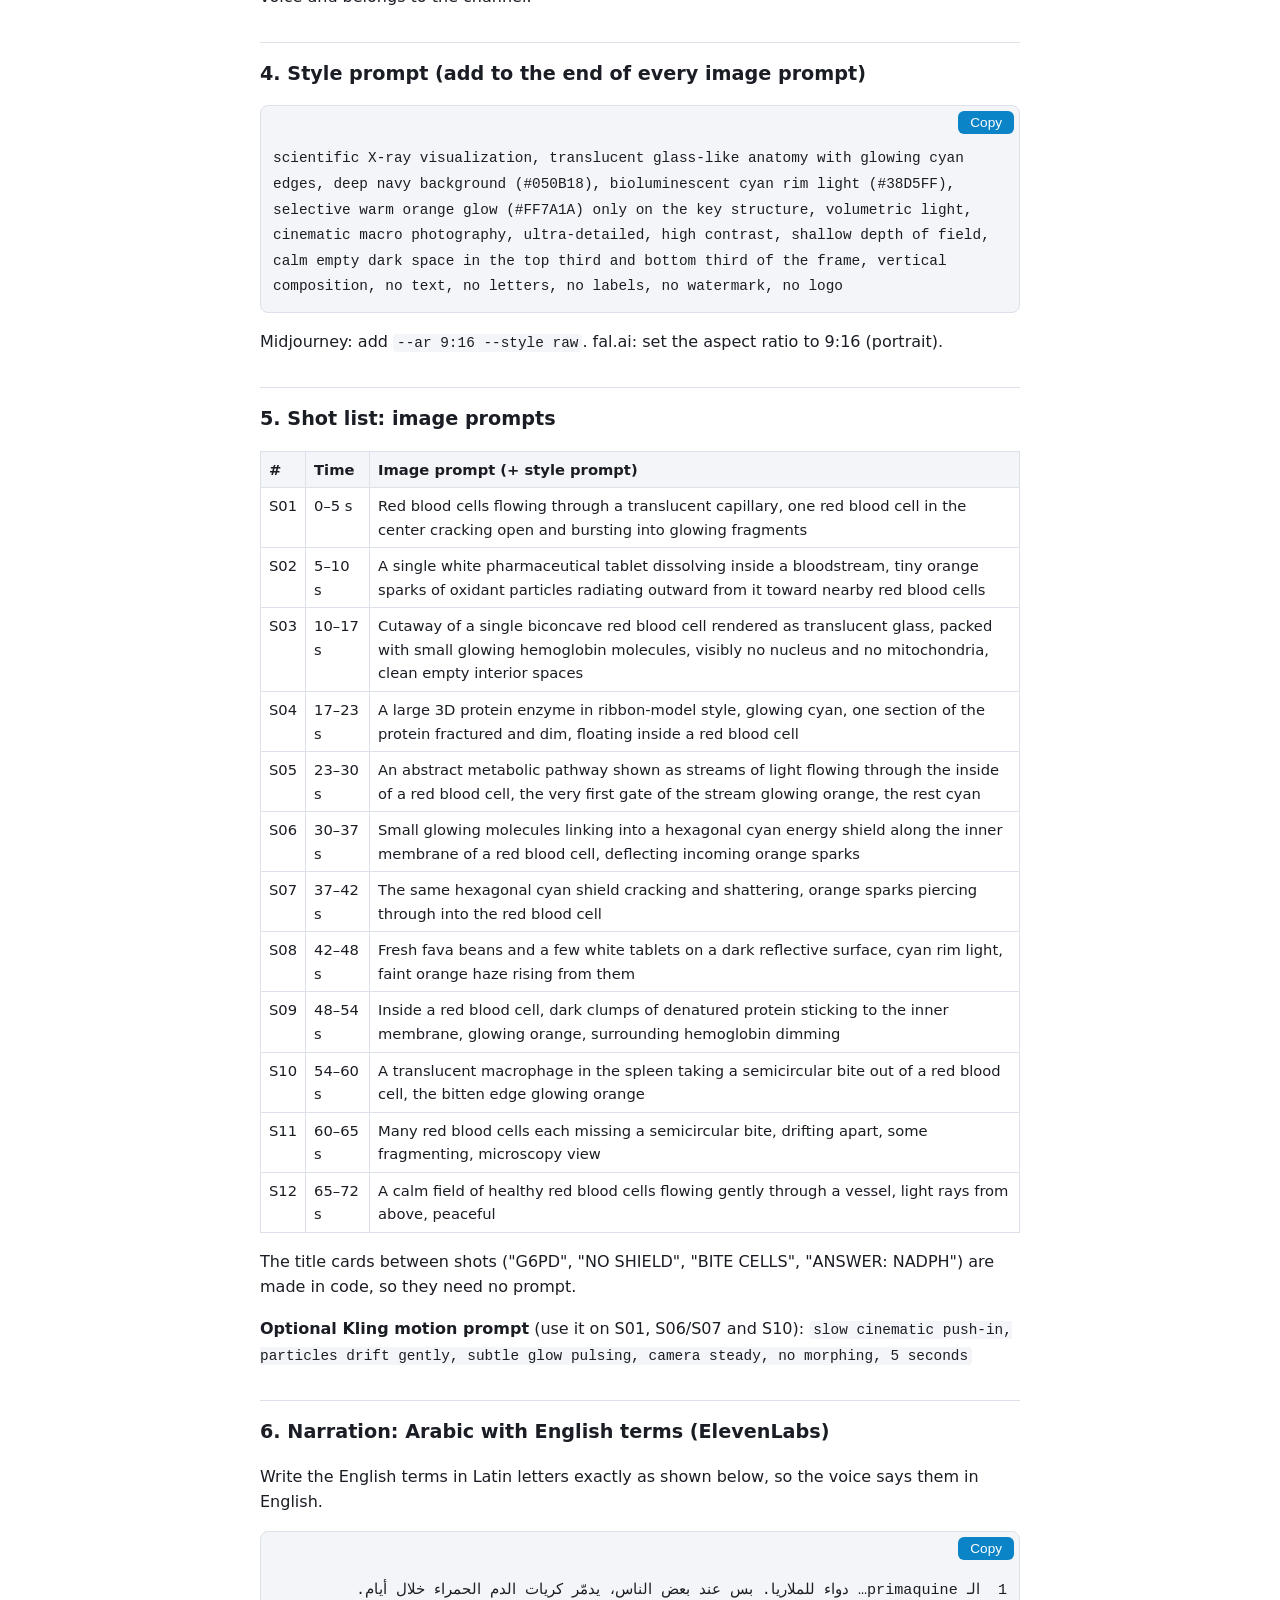
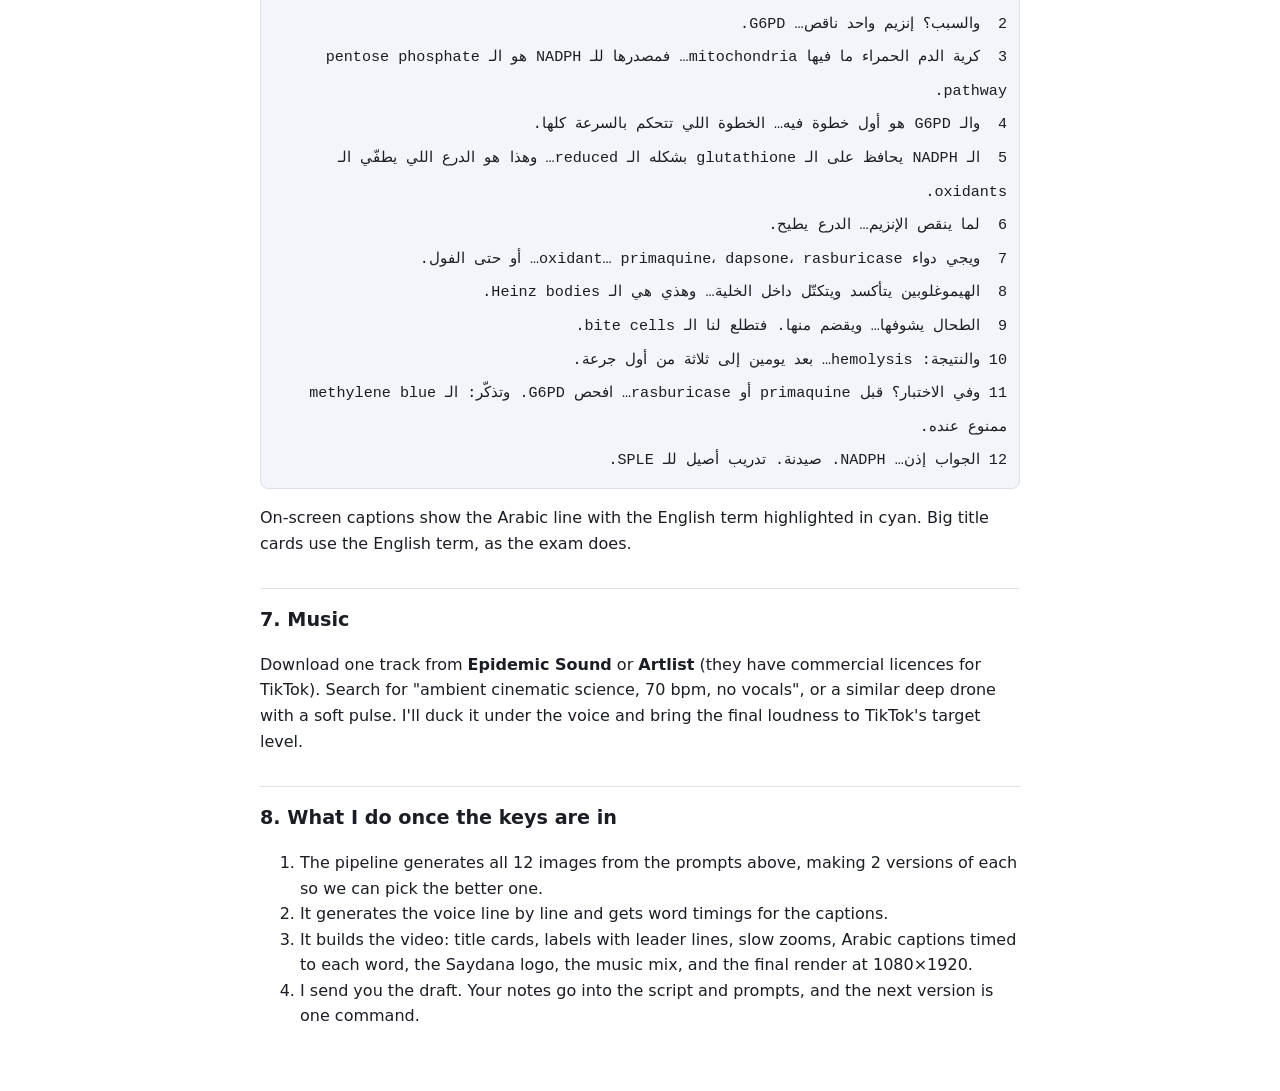
<file: video/01-g6pd/production-pack.html>
<!doctype html><html lang="en"><head><meta charset="utf-8"><meta name="viewport" content="width=device-width,initial-scale=1">
<title>Saydana Video 01</title>
<style>
:root{--bg:#fff;--fg:#1a1d24;--mut:#5b6270;--card:#f3f5f8;--line:#dde2ea;--acc:#0a84c6}
@media (prefers-color-scheme:dark){:root{--bg:#0b0f17;--fg:#e8ecf2;--mut:#9aa3b2;--card:#141a24;--line:#253040;--acc:#38d5ff}}
body{background:var(--bg);color:var(--fg);font:16px/1.6 -apple-system,system-ui,"Segoe UI",sans-serif;margin:0;padding:16px}
main{max-width:760px;margin:auto}
h1{font-size:1.5rem;line-height:1.3} h2{margin-top:2rem;border-top:1px solid var(--line);padding-top:1rem;font-size:1.2rem}
a{color:var(--acc)} code{background:var(--card);padding:1px 4px;border-radius:4px;font-size:.9em;word-break:break-word}
table{border-collapse:collapse;width:100%;font-size:.92rem;display:block;overflow-x:auto}
td,th{border:1px solid var(--line);padding:6px 8px;vertical-align:top;text-align:left} th{background:var(--card)}
.code{position:relative;margin:12px 0} pre{background:var(--card);border:1px solid var(--line);border-radius:8px;padding:40px 12px 12px;white-space:pre-wrap;word-break:break-word;margin:0}
pre code{background:none;padding:0} pre.ar{font-size:1.05rem;line-height:2;font-family:"Geeza Pro","Noto Naskh Arabic",Tahoma,sans-serif}
button{position:absolute;top:6px;right:6px;background:var(--acc);color:#fff;border:0;border-radius:6px;padding:4px 12px;font-size:.85rem}
</style></head><body><main><h1>Saydana Video 01: "Why primaquine destroys red cells" (G6PD)</h1>
<p>Format: 9:16 (1080×1920), about 70 s. The narration is Arabic and the technical terms stay in English.
Look: the same glowing X-ray style as your example (dark navy, cyan glow, orange for the thing that matters).</p>
<hr />
<h2>1. Platforms</h2>
<table>
<thead>
<tr>
<th>Job</th>
<th>Platform</th>
<th>Why</th>
</tr>
</thead>
<tbody>
<tr>
<td>Images</td>
<td><strong>fal.ai</strong> (runs the top image models such as Flux Pro and Imagen through one API key)</td>
<td>It has an API, so the pipeline can make images automatically (option B). If you make images by hand, <strong>Midjourney</strong> gives the best look, using the same prompts.</td>
</tr>
<tr>
<td>Voice</td>
<td><strong>ElevenLabs</strong> (Multilingual model)</td>
<td>It has the most natural Arabic of the services available today. It can also clone a real native voice.</td>
</tr>
<tr>
<td>Short "living" shots (optional)</td>
<td><strong>Kling</strong> image-to-video (also available on fal.ai)</td>
<td>It turns a still image into a 5-second shot with gentle movement, like the moving shots in your example.</td>
</tr>
<tr>
<td>Titles, labels, captions, music mix, final render</td>
<td><strong>Me</strong>, in code</td>
<td>There's no platform to set up for this.</td>
</tr>
</tbody>
</table>
<p><strong>Note:</strong> the prompts below ask the image models for <strong>no text</strong>. Image AIs misspell words, especially in Arabic. I add every label and caption in code, so the spelling is exact and I can use Arabic fonts.</p>
<h2>2. What you set up for option B (once)</h2>
<p>In this environment's settings (the cloud environment menu in the session title bar, then <strong>Edit</strong>):</p>
<ol>
<li><strong>Network access:</strong> add these domains to the allowed list:</li>
<li><code>api.elevenlabs.io</code></li>
<li><code>fal.run</code>, <code>queue.fal.run</code>, <code>fal.media</code>, <code>v3.fal.media</code></li>
<li><strong>API keys:</strong> add these as environment variables:</li>
<li><code>ELEVENLABS_API_KEY</code></li>
<li><code>FAL_KEY</code></li>
<li>Start a new session. The changes only apply to new sessions.</li>
</ol>
<p>Never paste keys into the chat. The environment settings are the right place for them.</p>
<h2>3. Arabic voice test (do this before committing)</h2>
<p>In ElevenLabs, go to <strong>Voice Library</strong> and filter by Language = Arabic, Accent = Saudi / Gulf, and Use case = Narration.
Pick <strong>3 male and 2 female</strong> voices and generate lines 1, 5 and 11 of the script below with each one.
Settings: model <em>Multilingual</em> (the newest one offered), Stability 45, Similarity 75, Style 10.</p>
<p>Judge each voice on three things:
- Does it sound like a Saudi pharmacist, or like a news anchor from somewhere else?
- Does it say <strong>G6PD, NADPH, glutathione</strong> like an English-speaking doctor would, or does it Arabize them?
- Does it switch between Arabic and English without a pause or a change of voice?</p>
<p><strong>If none of them pass</strong>, clone a real voice. Use <strong>Instant Voice Clone</strong> with a clean 1–2 minute recording of you, or of a pharmacist you know, reading Arabic that includes English terms. This option is the most reliable way to get a native accent. The voice is then a real person's voice and belongs to the channel.</p>
<h2>4. Style prompt (add to the end of every image prompt)</h2>
<div class="code"><button onclick="cp(this)">Copy</button><pre><code>scientific X-ray visualization, translucent glass-like anatomy with glowing cyan edges, deep navy background (#050B18), bioluminescent cyan rim light (#38D5FF), selective warm orange glow (#FF7A1A) only on the key structure, volumetric light, cinematic macro photography, ultra-detailed, high contrast, shallow depth of field, calm empty dark space in the top third and bottom third of the frame, vertical composition, no text, no letters, no labels, no watermark, no logo
</code></pre></div>
<p>Midjourney: add <code>--ar 9:16 --style raw</code>. fal.ai: set the aspect ratio to 9:16 (portrait).</p>
<h2>5. Shot list: image prompts</h2>
<table>
<thead>
<tr>
<th>#</th>
<th>Time</th>
<th>Image prompt (+ style prompt)</th>
</tr>
</thead>
<tbody>
<tr>
<td>S01</td>
<td>0–5 s</td>
<td>Red blood cells flowing through a translucent capillary, one red blood cell in the center cracking open and bursting into glowing fragments</td>
</tr>
<tr>
<td>S02</td>
<td>5–10 s</td>
<td>A single white pharmaceutical tablet dissolving inside a bloodstream, tiny orange sparks of oxidant particles radiating outward from it toward nearby red blood cells</td>
</tr>
<tr>
<td>S03</td>
<td>10–17 s</td>
<td>Cutaway of a single biconcave red blood cell rendered as translucent glass, packed with small glowing hemoglobin molecules, visibly no nucleus and no mitochondria, clean empty interior spaces</td>
</tr>
<tr>
<td>S04</td>
<td>17–23 s</td>
<td>A large 3D protein enzyme in ribbon-model style, glowing cyan, one section of the protein fractured and dim, floating inside a red blood cell</td>
</tr>
<tr>
<td>S05</td>
<td>23–30 s</td>
<td>An abstract metabolic pathway shown as streams of light flowing through the inside of a red blood cell, the very first gate of the stream glowing orange, the rest cyan</td>
</tr>
<tr>
<td>S06</td>
<td>30–37 s</td>
<td>Small glowing molecules linking into a hexagonal cyan energy shield along the inner membrane of a red blood cell, deflecting incoming orange sparks</td>
</tr>
<tr>
<td>S07</td>
<td>37–42 s</td>
<td>The same hexagonal cyan shield cracking and shattering, orange sparks piercing through into the red blood cell</td>
</tr>
<tr>
<td>S08</td>
<td>42–48 s</td>
<td>Fresh fava beans and a few white tablets on a dark reflective surface, cyan rim light, faint orange haze rising from them</td>
</tr>
<tr>
<td>S09</td>
<td>48–54 s</td>
<td>Inside a red blood cell, dark clumps of denatured protein sticking to the inner membrane, glowing orange, surrounding hemoglobin dimming</td>
</tr>
<tr>
<td>S10</td>
<td>54–60 s</td>
<td>A translucent macrophage in the spleen taking a semicircular bite out of a red blood cell, the bitten edge glowing orange</td>
</tr>
<tr>
<td>S11</td>
<td>60–65 s</td>
<td>Many red blood cells each missing a semicircular bite, drifting apart, some fragmenting, microscopy view</td>
</tr>
<tr>
<td>S12</td>
<td>65–72 s</td>
<td>A calm field of healthy red blood cells flowing gently through a vessel, light rays from above, peaceful</td>
</tr>
</tbody>
</table>
<p>The title cards between shots ("G6PD", "NO SHIELD", "BITE CELLS", "ANSWER: NADPH") are made in code, so they need no prompt.</p>
<p><strong>Optional Kling motion prompt</strong> (use it on S01, S06/S07 and S10):
<code>slow cinematic push-in, particles drift gently, subtle glow pulsing, camera steady, no morphing, 5 seconds</code></p>
<h2>6. Narration: Arabic with English terms (ElevenLabs)</h2>
<p>Write the English terms in Latin letters exactly as shown below, so the voice says them in English.</p>
<div class="code"><button onclick="cp(this)">Copy</button><pre dir="rtl" class="ar"><code>1  الـ primaquine… دواء للملاريا. بس عند بعض الناس، يدمّر كريات الدم الحمراء خلال أيام.
2  والسبب؟ إنزيم واحد ناقص… G6PD.
3  كرية الدم الحمراء ما فيها mitochondria… فمصدرها للـ NADPH هو الـ pentose phosphate pathway.
4  والـ G6PD هو أول خطوة فيه… الخطوة اللي تتحكم بالسرعة كلها.
5  الـ NADPH يحافظ على الـ glutathione بشكله الـ reduced… وهذا هو الدرع اللي يطفّي الـ oxidants.
6  لما ينقص الإنزيم… الدرع يطيح.
7  ويجي دواء oxidant… primaquine، dapsone، rasburicase… أو حتى الفول.
8  الهيموغلوبين يتأكسد ويتكتّل داخل الخلية… وهذي هي الـ Heinz bodies.
9  الطحال يشوفها… ويقضم منها. فتطلع لنا الـ bite cells.
10 والنتيجة: hemolysis… بعد يومين إلى ثلاثة من أول جرعة.
11 وفي الاختبار؟ قبل primaquine أو rasburicase… افحص G6PD. وتذكّر: الـ methylene blue ممنوع عنده.
12 الجواب إذن… NADPH. صيدنة. تدريب أصيل للـ SPLE.
</code></pre></div>
<p>On-screen captions show the Arabic line with the English term highlighted in cyan. Big title cards use the English term, as the exam does.</p>
<h2>7. Music</h2>
<p>Download one track from <strong>Epidemic Sound</strong> or <strong>Artlist</strong> (they have commercial licences for TikTok). Search for "ambient cinematic science, 70 bpm, no vocals", or a similar deep drone with a soft pulse. I'll duck it under the voice and bring the final loudness to TikTok's target level.</p>
<h2>8. What I do once the keys are in</h2>
<ol>
<li>The pipeline generates all 12 images from the prompts above, making 2 versions of each so we can pick the better one.</li>
<li>It generates the voice line by line and gets word timings for the captions.</li>
<li>It builds the video: title cards, labels with leader lines, slow zooms, Arabic captions timed to each word, the Saydana logo, the music mix, and the final render at 1080×1920.</li>
<li>I send you the draft. Your notes go into the script and prompts, and the next version is one command.</li>
</ol></main>
<script>function cp(b){const t=b.nextElementSibling.innerText;navigator.clipboard.writeText(t).then(()=>{b.textContent='Copied';setTimeout(()=>b.textContent='Copy',1500)})}</script>
</body></html>
</file>
<file: style.css>
/* Saydana: one stylesheet for the landing pages and the practice app. Brand fonts (IBM Plex Sans, IBM Plex Sans Arabic, Reem Kufi) load from Google Fonts; system fonts are the fallback, so every page still works offline. */
:root {
  color-scheme: light;
  --paper: #fbfaf6; --surface: #ffffff; --ink: #10231f; --ink-2: #4a5a56; --muted: #6f7c78;
  --line: #e3e0d6; --brand: #0f6b57; --brand-ink: #0b4f41; --brand-wash: #e6f2ee; --accent: #9a6515;
  --good: #0f7a3d; --good-wash: #e7f5ec; --bad: #b42318; --bad-wash: #fdecea;
  --radius: 12px; --shadow: 0 1px 2px rgba(16,35,31,.06), 0 8px 24px rgba(16,35,31,.06);
  --font: "IBM Plex Sans", system-ui, -apple-system, "Segoe UI", Roboto, sans-serif;
  --font-ar: "IBM Plex Sans Arabic", "IBM Plex Sans", "Geeza Pro", "Segoe UI", Tahoma, system-ui, sans-serif;
  --font-brand-ar: "Reem Kufi", "IBM Plex Sans Arabic", "Geeza Pro", system-ui, sans-serif;
}
@media (prefers-color-scheme: dark) {
  :root:not([data-theme="light"]) {
    color-scheme: dark;
    --paper: #0f1413; --surface: #151c1a; --ink: #eef3f1; --ink-2: #b5c2be; --muted: #8f9c98;
    --line: #26312e; --brand: #3fb393; --brand-ink: #7fd3bb; --brand-wash: #133029; --accent: #e0a64a;
    --good: #4cc27f; --good-wash: #12291c; --bad: #f07b6f; --bad-wash: #2e1614;
    --shadow: none;
  }
}
:root[data-theme="dark"] {
  color-scheme: dark;
  --paper: #0f1413; --surface: #151c1a; --ink: #eef3f1; --ink-2: #b5c2be; --muted: #8f9c98;
  --line: #26312e; --brand: #3fb393; --brand-ink: #7fd3bb; --brand-wash: #133029; --accent: #e0a64a;
  --good: #4cc27f; --good-wash: #12291c; --bad: #f07b6f; --bad-wash: #2e1614; --shadow: none;
}
* { box-sizing: border-box; }
html { -webkit-text-size-adjust: 100%; }
body { margin: 0; background: var(--paper); color: var(--ink); font: 17px/1.6 var(--font); }
body[dir="rtl"] { font-family: var(--font-ar); font-size: 18px; line-height: 1.85; }
body[dir="rtl"] h1, body[dir="rtl"] h2, body[dir="rtl"] h3 { font-weight: 700; line-height: 1.45; }
body[dir="rtl"] .lede { line-height: 1.9; }
body[dir="rtl"] .card p, body[dir="rtl"] details.faq p { line-height: 1.9; }
[lang="ar"], [dir="rtl"] bdi[lang="ar"] { font-family: var(--font-ar); }
a { color: var(--brand-ink); }
.wrap { max-width: 1040px; margin: 0 auto; padding: 0 16px; }
.narrow { max-width: 720px; }
/* visually hidden until focused; clip-based so it creates no scrollable overflow in either direction */
.skip { position: absolute; width: 1px; height: 1px; overflow: hidden; clip-path: inset(50%); white-space: nowrap; }
.skip:focus { width: auto; height: auto; clip-path: none; inset-inline-start: 16px; top: 8px; background: var(--surface);
  padding: 8px 12px; border-radius: 8px; z-index: 5; }

/* header */
.top { border-bottom: 1px solid var(--line); background: var(--surface); }
.top .wrap { display: flex; align-items: center; justify-content: space-between; gap: 16px; min-height: 64px; flex-wrap: wrap; }
.brand { display: inline-flex; align-items: baseline; gap: 10px; text-decoration: none; color: var(--ink); }
.brand b { font-size: 22px; letter-spacing: -0.01em; }
.brand span { font-family: var(--font-brand-ar); color: var(--accent); font-size: 22px; font-weight: 600; }
body[dir="rtl"] .brand b { font-family: var(--font-brand-ar); font-size: 26px; font-weight: 700; letter-spacing: 0; }
body[dir="rtl"] .brand span { font-family: var(--font); font-size: 17px; font-weight: 600; }
nav { display: flex; gap: 18px; flex-wrap: wrap; font-size: 15px; }
nav a { text-decoration: none; color: var(--ink-2); }
nav a:hover { color: var(--ink); }

/* sections */
.hero { padding: 64px 0 40px; }
.eyebrow { color: var(--brand-ink); font-weight: 600; font-size: 14px; letter-spacing: .04em; text-transform: uppercase; margin: 0 0 12px; }
body[dir="rtl"] .eyebrow { letter-spacing: 0; text-transform: none; }
h1 { font-size: clamp(34px, 6vw, 54px); line-height: 1.08; letter-spacing: -0.02em; margin: 0 0 18px; }
body[dir="rtl"] h1 { line-height: 1.3; letter-spacing: 0; }
h2 { font-size: clamp(24px, 3.4vw, 32px); line-height: 1.2; margin: 0 0 12px; letter-spacing: -0.01em; }
h3 { font-size: 19px; margin: 0 0 6px; }
.lede { font-size: 20px; color: var(--ink-2); max-width: 640px; margin: 0 0 28px; }
.actions { display: flex; gap: 12px; flex-wrap: wrap; }
.btn { display: inline-flex; align-items: center; justify-content: center; gap: 8px; min-height: 48px; padding: 0 22px;
  border-radius: 999px; font: 600 16px/1 var(--font); text-decoration: none; border: 1px solid transparent; cursor: pointer; }
body[dir="rtl"] .btn { font-family: var(--font-ar); font-weight: 600; }
.btn-primary { background: var(--brand); color: #fff; }
.btn-primary:hover { background: var(--brand-ink); }
:root[data-theme="dark"] .btn-primary, .btn-primary { color: #fff; }
@media (prefers-color-scheme: dark) { :root:not([data-theme="light"]) .btn-primary { color: #06201a; } }
:root[data-theme="dark"] .btn-primary { color: #06201a; }
.btn-ghost { background: transparent; color: var(--ink); border-color: var(--line); }
.btn-ghost:hover { border-color: var(--ink-2); }
.btn:focus-visible, button:focus-visible, a:focus-visible { outline: 3px solid var(--accent); outline-offset: 2px; }
/* A tabindex="-1" element is never reached by Tab: it is focused in script so a screen
   reader announces the new question. Painting a ring around it tells a sighted reader
   that something is selected when nothing is, and the browser's default ring is not even
   our colour. Interactive controls keep their ring through the :focus-visible rule above. */
[tabindex="-1"]:focus { outline: none; }
section { padding: 48px 0; }
section.band { background: var(--surface); border-top: 1px solid var(--line); border-bottom: 1px solid var(--line); }
.grid3 { display: grid; gap: 16px; grid-template-columns: repeat(auto-fit, minmax(240px, 1fr)); }
.card { background: var(--surface); border: 1px solid var(--line); border-radius: var(--radius); padding: 22px; box-shadow: var(--shadow); }
.band .card { box-shadow: none; background: var(--paper); }
.card p { margin: 0; color: var(--ink-2); }
.num { display: inline-grid; place-items: center; width: 32px; height: 32px; border-radius: 50%; background: var(--brand-wash); color: var(--brand-ink); font-weight: 700; margin-bottom: 10px; }
ol.steps { list-style: none; padding: 0; margin: 0; display: grid; gap: 16px; grid-template-columns: repeat(auto-fit, minmax(220px, 1fr)); }
.domains { display: grid; gap: 8px; margin: 18px 0 0; padding: 0; list-style: none; }
.domains li { display: flex; justify-content: space-between; gap: 12px; padding: 10px 14px; border: 1px solid var(--line); border-radius: 10px; background: var(--surface); }
.domains b { color: var(--brand-ink); }
details.faq { border-bottom: 1px solid var(--line); padding: 16px 0; }
details.faq summary { cursor: pointer; font-weight: 600; font-size: 18px; list-style-position: outside; }
details.faq p { color: var(--ink-2); margin: 10px 0 0; }
.cta { text-align: center; }
.cta .actions { justify-content: center; }
.note { font-size: 14px; color: var(--muted); }
footer { padding: 36px 0 48px; border-top: 1px solid var(--line); color: var(--ink-2); font-size: 14px; }
footer p { margin: 4px 0; }
.preview-banner { background: #7a1d12; color: #fff; text-align: center; padding: 10px 16px; font-weight: 600; font-size: 14px; }

/* practice app */
.app { padding: 28px 0 64px; }
.panel { background: var(--surface); border: 1px solid var(--line); border-radius: var(--radius); padding: 24px; box-shadow: var(--shadow); }
.meta { display: flex; justify-content: space-between; gap: 12px; flex-wrap: wrap; color: var(--muted); font-size: 14px; margin-bottom: 12px; }
.progress { height: 6px; background: var(--brand-wash); border-radius: 3px; overflow: hidden; margin-bottom: 20px; }
.progress span { display: block; height: 100%; background: var(--brand); }
.stem { font-size: 19px; margin: 0 0 18px; white-space: pre-line; }
.options { display: grid; gap: 10px; margin: 0; padding: 0; list-style: none; }
.option { width: 100%; display: flex; gap: 12px; align-items: flex-start; text-align: start; padding: 14px 16px; border-radius: 10px;
  border: 1.5px solid var(--line); background: var(--paper); color: var(--ink); font: 16px/1.5 var(--font); cursor: pointer; }
.option:hover:not(:disabled) { border-color: var(--brand); }
.option .letter { flex: none; width: 28px; height: 28px; border-radius: 50%; display: grid; place-items: center; font-weight: 700;
  background: var(--surface); border: 1px solid var(--line); font-size: 14px; }
.option[aria-pressed="true"] { border-color: var(--brand); background: var(--brand-wash); }
.option.correct { border-color: var(--good); background: var(--good-wash); }
.option.wrong { border-color: var(--bad); background: var(--bad-wash); }
.option:disabled { cursor: default; }
.feedback { margin-top: 20px; padding: 18px; border-radius: 10px; border: 1px solid var(--line); background: var(--paper); }
.verdict { display: flex; align-items: center; gap: 8px; font-weight: 700; margin: 0 0 8px; }
.verdict.ok { color: var(--good); } .verdict.no { color: var(--bad); }
.feedback h4 { margin: 14px 0 6px; font-size: 15px; }
.feedback ul { margin: 0; padding-inline-start: 18px; color: var(--ink-2); }
.feedback .ref { font-size: 14px; color: var(--muted); margin-top: 12px; }
.bar { display: flex; justify-content: space-between; align-items: center; gap: 12px; margin-top: 20px; flex-wrap: wrap; }
.score { font-size: 56px; font-weight: 700; letter-spacing: -0.02em; line-height: 1; margin: 6px 0 4px; }
.meter { height: 8px; background: var(--brand-wash); border-radius: 4px; overflow: hidden; margin: 6px 0 14px; }
.meter span { display: block; height: 100%; background: var(--brand); border-radius: 0 4px 4px 0; }
.drow { display: flex; justify-content: space-between; gap: 12px; font-size: 15px; }
.modes { display: grid; gap: 12px; grid-template-columns: repeat(auto-fit, minmax(220px, 1fr)); margin-top: 18px; }
.mode { text-align: start; padding: 18px; border-radius: var(--radius); border: 1.5px solid var(--line); background: var(--paper); color: var(--ink); cursor: pointer; font: inherit; }
.mode:hover { border-color: var(--brand); }
.mode b { display: block; font-size: 17px; margin-bottom: 4px; }
.mode span { color: var(--ink-2); font-size: 15px; }
.missed { margin: 8px 0 0; padding-inline-start: 18px; color: var(--ink-2); font-size: 15px; }
.sharebox { flex: 1 1 260px; min-width: 200px; padding: 12px 14px; border-radius: 10px; border: 1.5px solid var(--line);
  background: var(--paper); color: var(--ink); font: 14px/1.4 var(--font); }
.sharebox.hidden { display: none; }
@media (max-width: 560px) { .hero { padding: 40px 0 24px; } .panel { padding: 18px; } .score { font-size: 44px; } }
@media (prefers-reduced-motion: no-preference) { .progress span, .meter span { transition: width .3s ease; } }

.correction { margin-top: 26px; padding: 16px 18px; border: 1px solid var(--line);
  border-inline-start: 4px solid var(--accent); border-radius: 10px; background: var(--surface); }
.correction p { margin: 0; color: var(--ink-2); font-size: 15px; line-height: 1.7; }
.correction b { color: var(--ink); }
.ref-link { color: inherit; text-underline-offset: 2px; text-decoration-color: var(--line); }
.ref-link:hover { color: var(--brand-ink); text-decoration-color: currentColor; }
</file>
